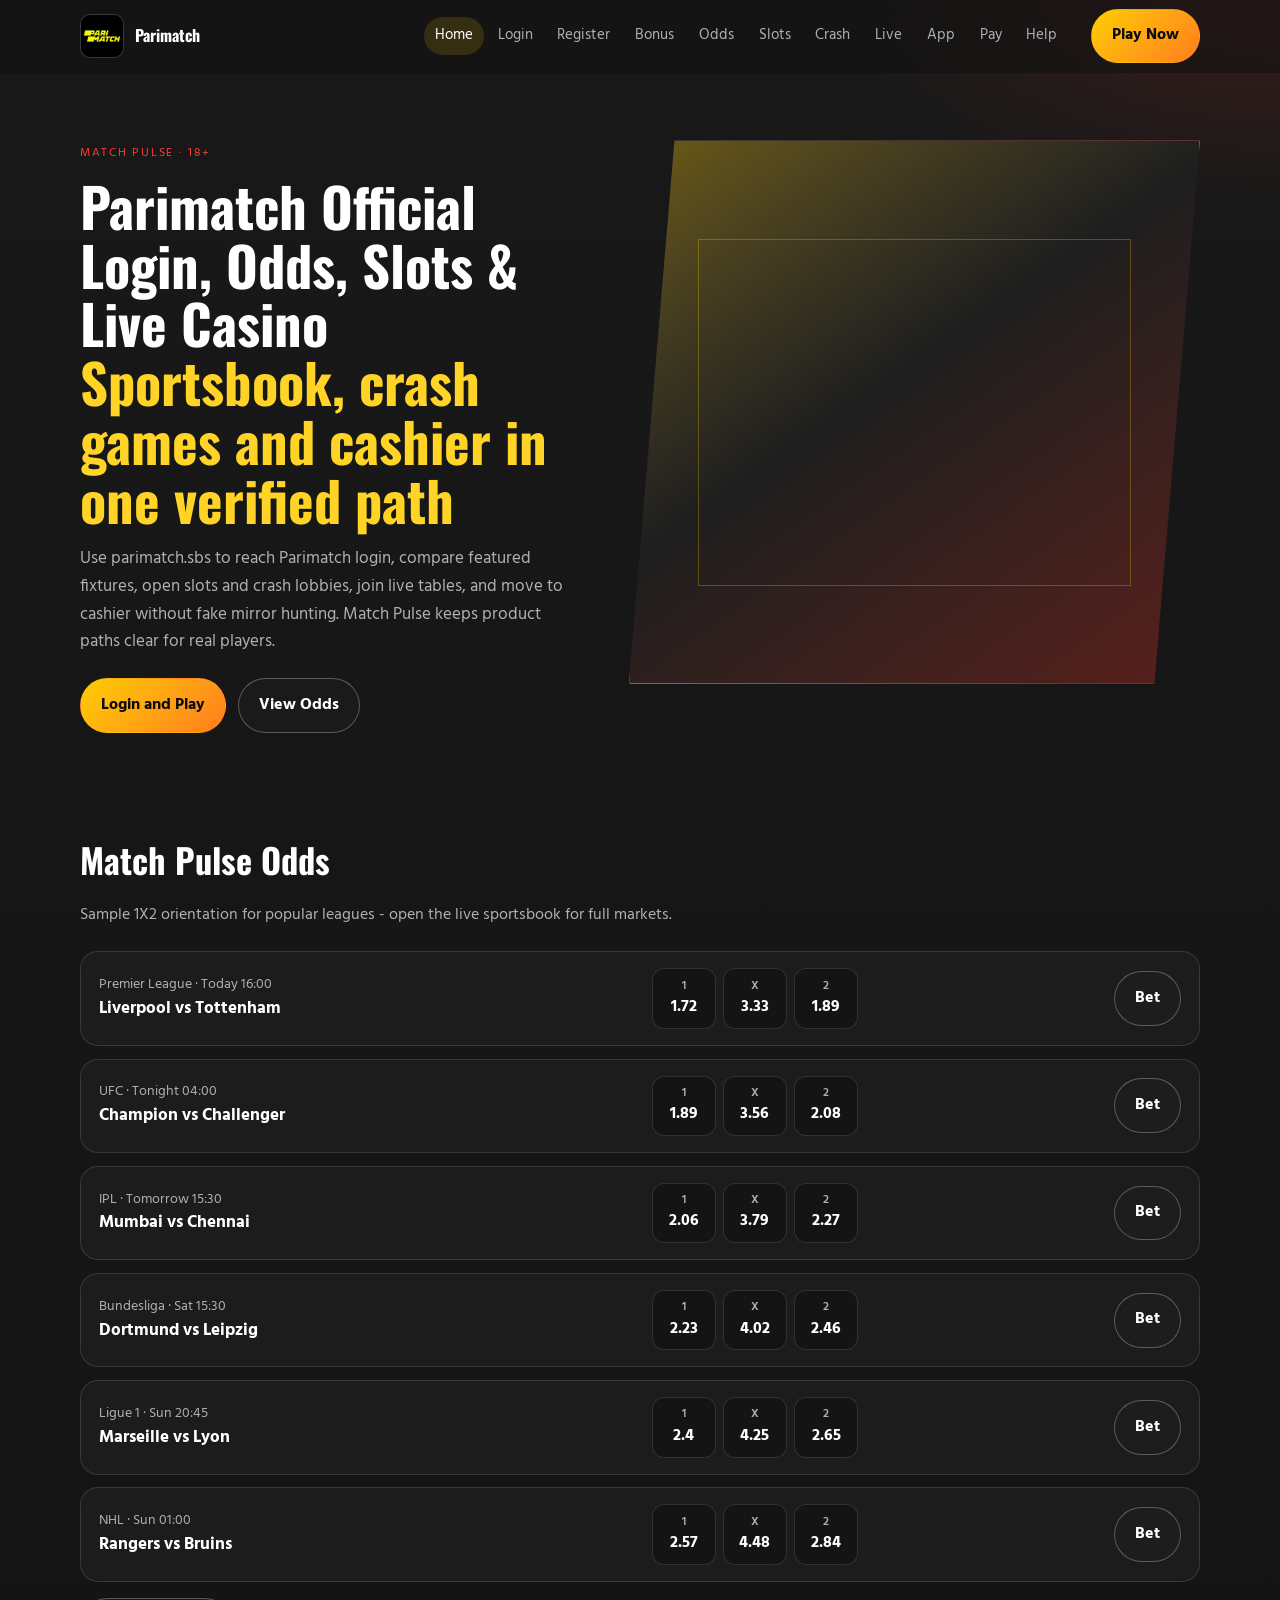
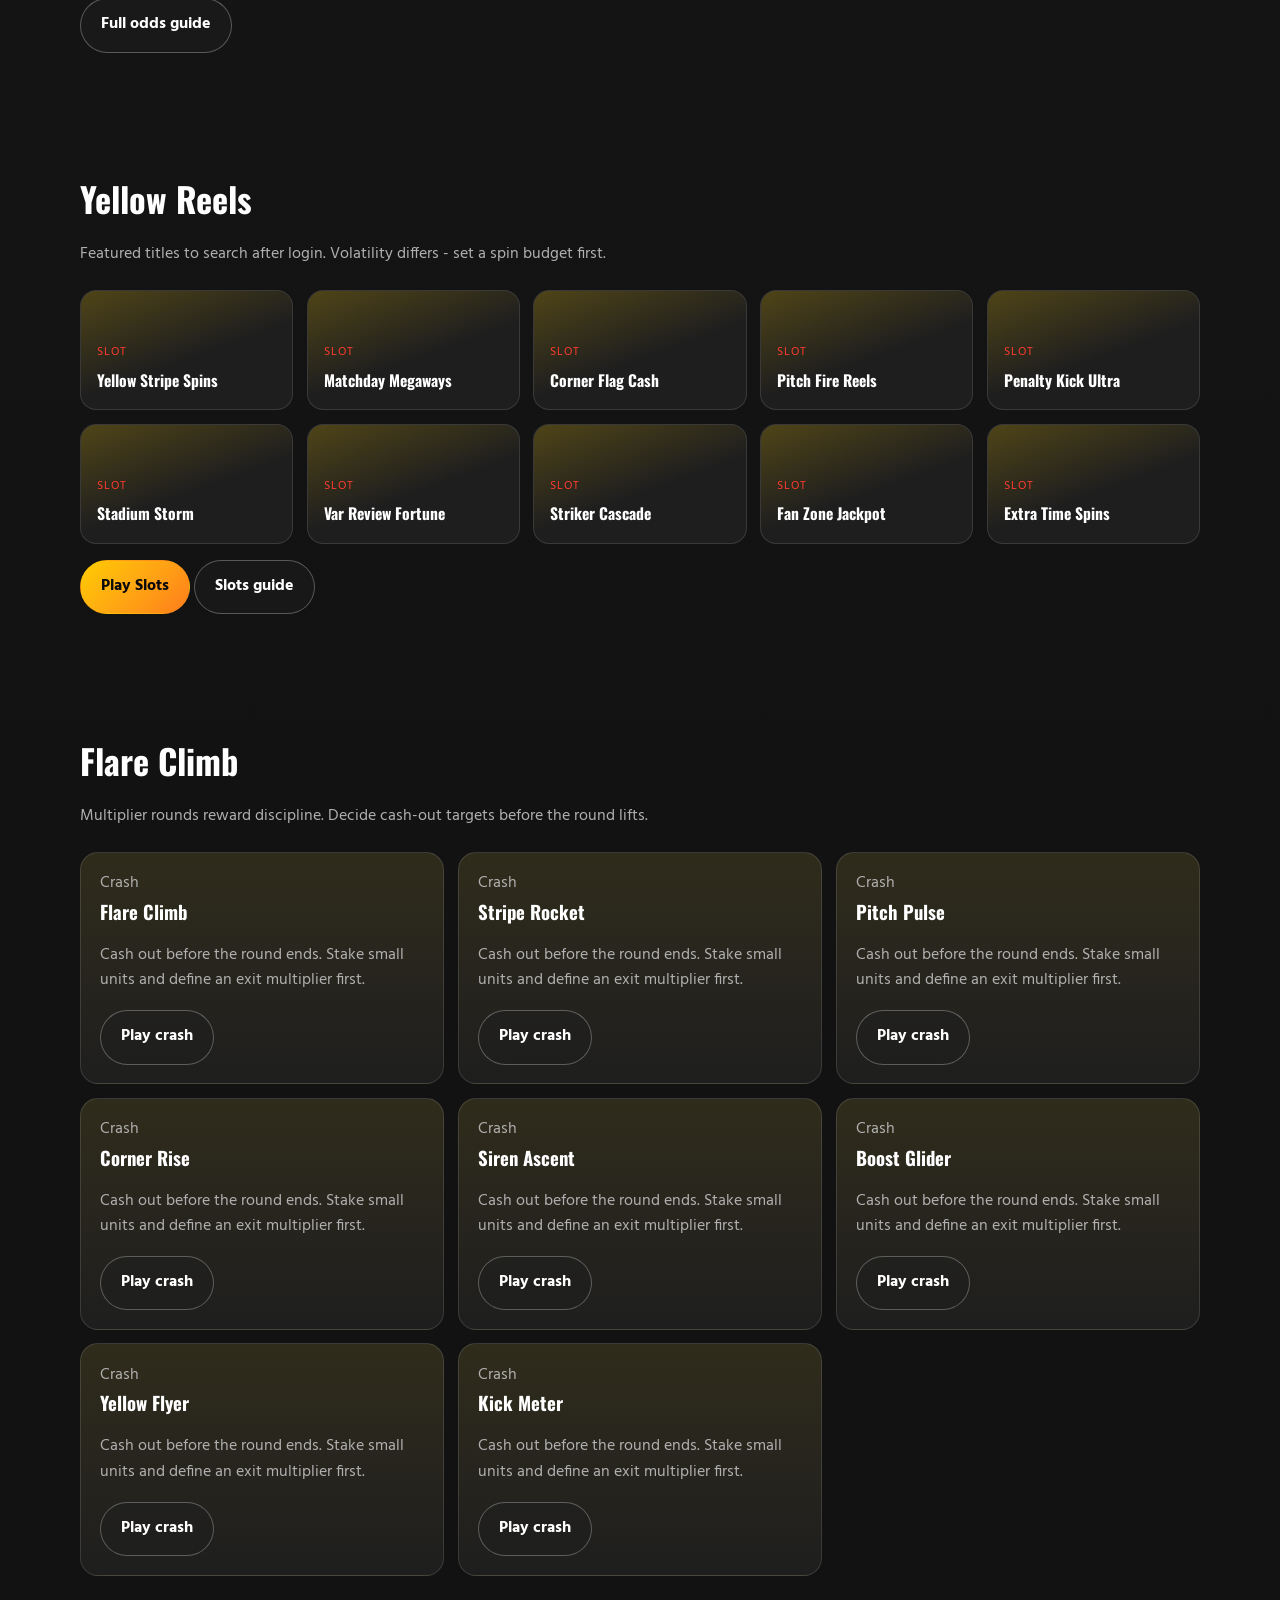
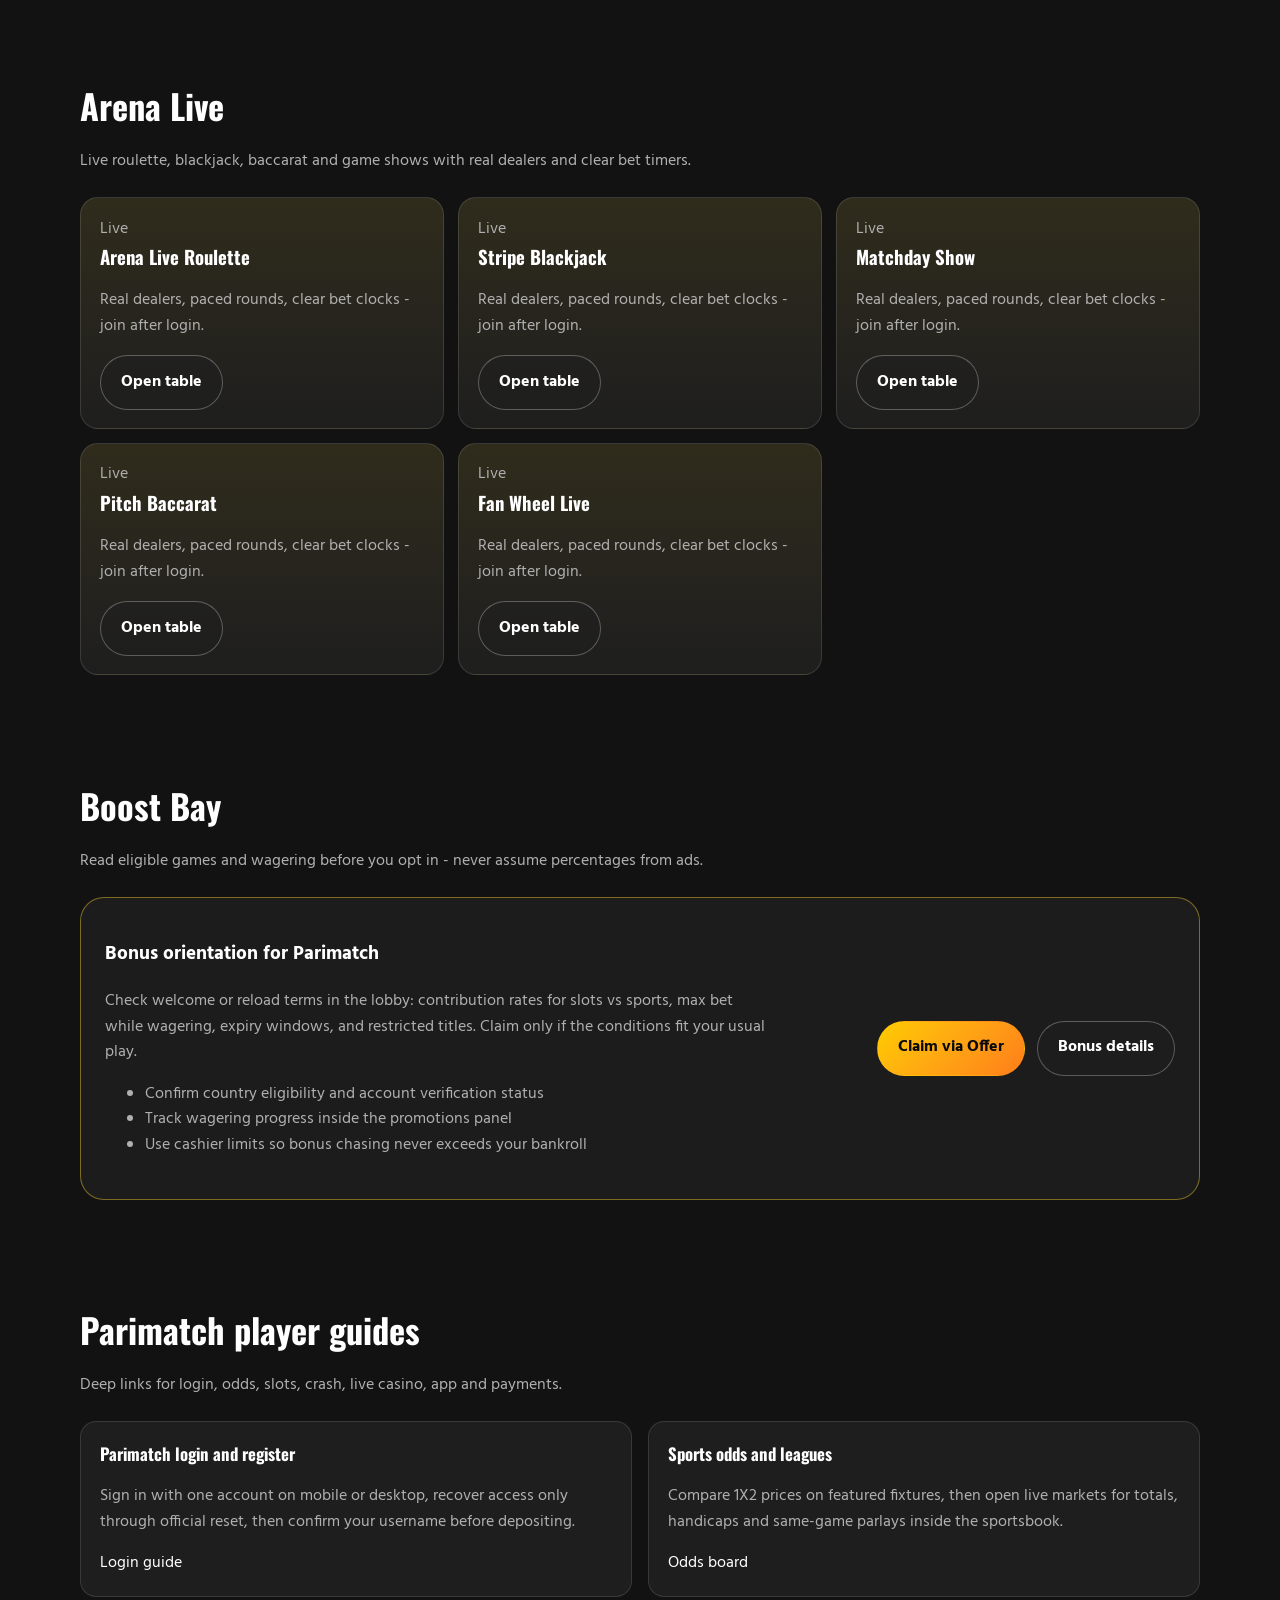
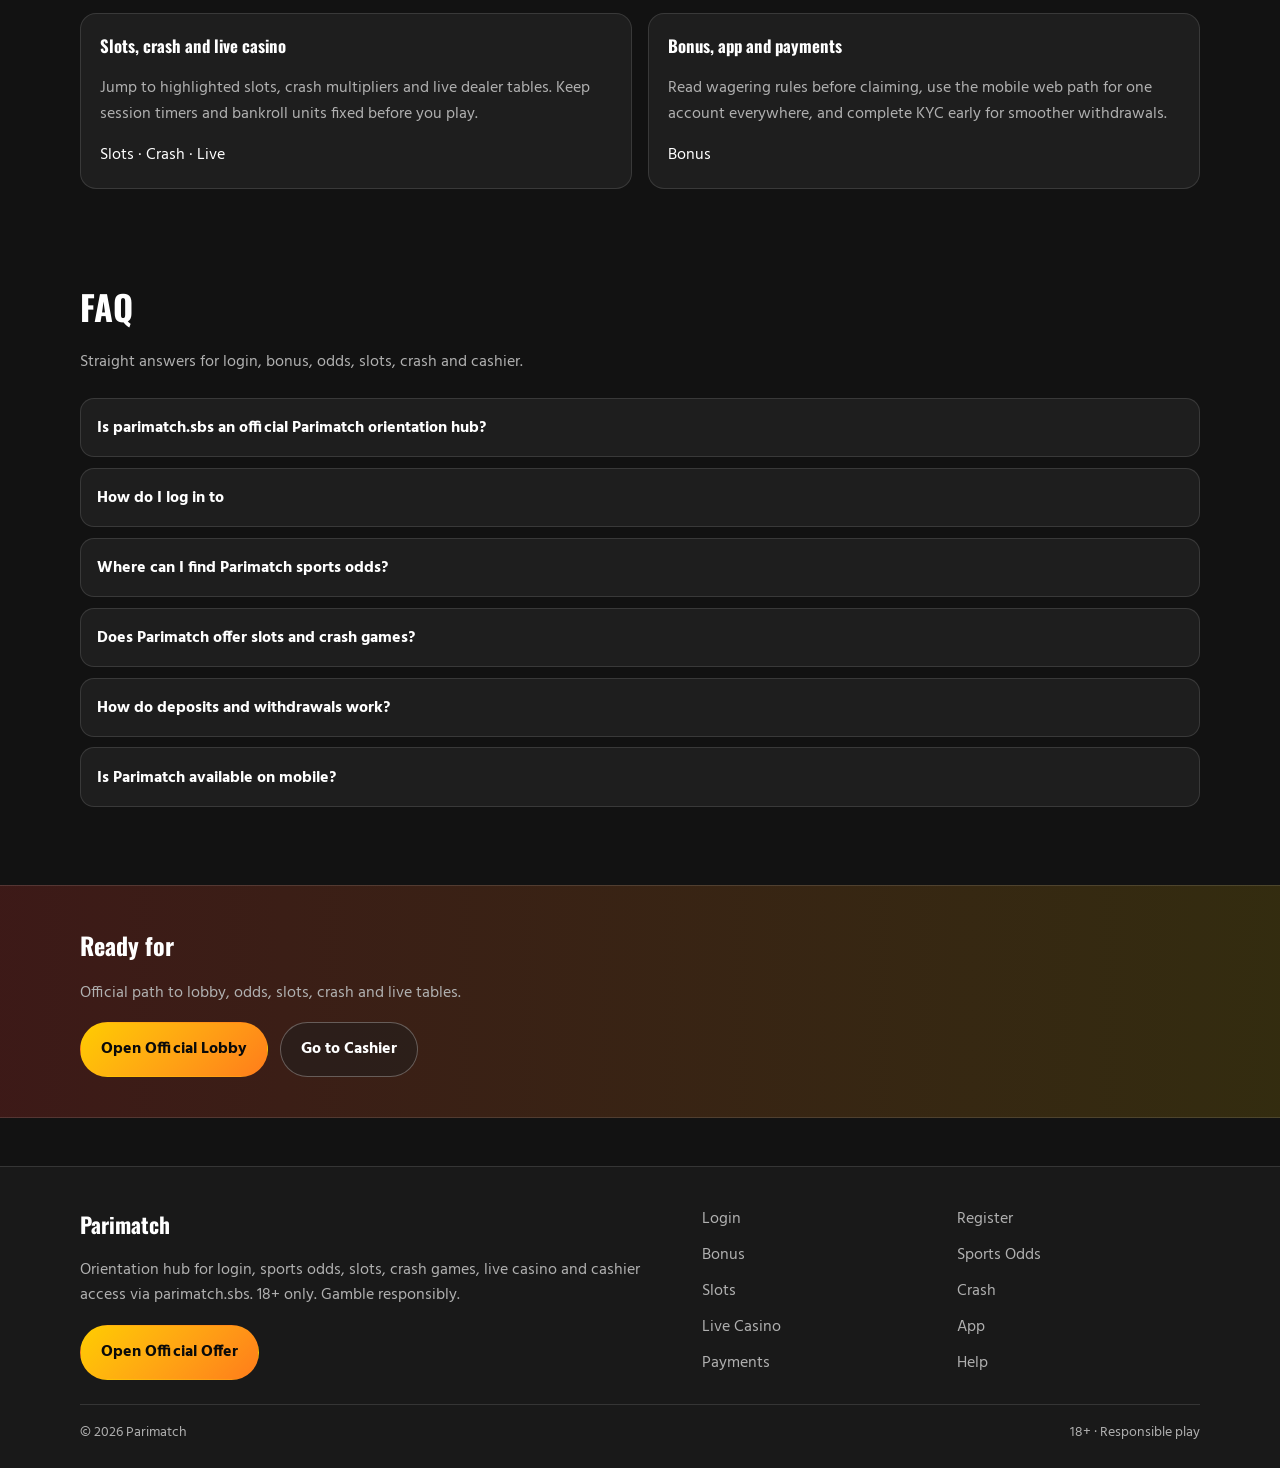
<file: index.html>
<!DOCTYPE html>
<html lang="en">
<head>
<meta charset="utf-8">
<meta name="viewport" content="width=device-width, initial-scale=1">
<title>Parimatch Official Login, Sports Odds, Slots &amp; Live Casino | parimatch.sbs</title>
<meta name="description" content="Parimatch on parimatch.sbs: fast login, sports odds, slots, crash games, live casino, bonus orientation and cashier access. Play via the official offer. 18+.">
<meta name="robots" content="index,follow,max-image-preview:large">
<link rel="canonical" href="https://parimatch.sbs/">
<meta property="og:type" content="website">
<meta property="og:site_name" content="Parimatch">
<meta property="og:title" content="Parimatch Official Login, Sports Odds, Slots &amp; Live Casino | parimatch.sbs">
<meta property="og:description" content="Parimatch on parimatch.sbs: fast login, sports odds, slots, crash games, live casino, bonus orientation and cashier access. Play via the official offer. 18+.">
<meta property="og:url" content="https://parimatch.sbs/">
<meta property="og:image" content="https://parimatch.sbs/assets/brand/logo.png">
<meta name="twitter:card" content="summary_large_image">
<meta name="twitter:title" content="Parimatch Official Login, Sports Odds, Slots &amp; Live Casino | parimatch.sbs">
<meta name="twitter:description" content="Parimatch on parimatch.sbs: fast login, sports odds, slots, crash games, live casino, bonus orientation and cashier access. Play via the official offer. 18+.">
<meta name="twitter:image" content="https://parimatch.sbs/assets/brand/logo.png">
<link rel="icon" href="/favicon.png" type="image/png">
<link rel="apple-touch-icon" href="/assets/brand/logo.png">
<link rel="manifest" href="/site.webmanifest">
<link rel="preconnect" href="https://fonts.googleapis.com">
<link rel="preconnect" href="https://fonts.gstatic.com" crossorigin>
<link href="https://fonts.googleapis.com/css2?family=Oswald:wght@600;700&family=Hind:wght@400;600;700&display=swap" rel="stylesheet">
<link rel="stylesheet" href="/css/styles.css">
<script type="application/ld+json">{"@context":"https://schema.org","@type":"FAQPage","url":"https://parimatch.sbs/","mainEntity":[{"@type":"Question","name":"Is parimatch.sbs an official Parimatch orientation hub?","acceptedAnswer":{"@type":"Answer","text":"Yes. parimatch.sbs helps you reach Parimatch login, sports odds, slots, crash games, live casino and cashier via the verified offer link. Always confirm you land on the live platform after tapping Play."}},{"@type":"Question","name":"How do I log in to ","acceptedAnswer":{"@type":"Answer","text":"Open the official offer from parimatch.sbs, enter your registered email or username and password, complete any security check, then confirm your account name appears in the lobby header."}},{"@type":"Question","name":"Where can I find Parimatch sports odds?","acceptedAnswer":{"@type":"Answer","text":"Use the sports / odds section on this hub, then continue to the live Parimatch sportsbook for 1X2, handicaps, totals and in-play markets across major leagues."}},{"@type":"Question","name":"Does Parimatch offer slots and crash games?","acceptedAnswer":{"@type":"Answer","text":"Yes. Popular slots and crash titles are highlighted here so you can jump straight into the lobby catalog after login. Set a session budget before spinning."}},{"@type":"Question","name":"How do deposits and withdrawals work?","acceptedAnswer":{"@type":"Answer","text":"Fund via the cashier after login, complete KYC early if prompted, and use the same verified methods for withdrawals. Keep billing details consistent with your profile."}},{"@type":"Question","name":"Is Parimatch available on mobile?","acceptedAnswer":{"@type":"Answer","text":"One account works on phone and desktop browsers. Prefer a stable connection, avoid shared devices, and log out after cash sessions on borrowed phones."}}]}</script>
</head>
<body class="layout-4 home">
<header class="site-header" id="siteHeader">
<div class="wrap header-inner">
<a class="brand" href="/" aria-label="Parimatch home"><img src="/assets/brand/logo.png" alt="Parimatch logo" width="44" height="44"><span>Parimatch</span></a>
<button class="nav-toggle" id="navToggle" aria-expanded="false" aria-controls="siteNav" type="button">Menu</button>
<nav class="site-nav" id="siteNav"><a class="nav-link is-active" href="/">Home</a><a class="nav-link" href="/pulse-login.html">Login</a><a class="nav-link" href="/stripe-join.html">Register</a><a class="nav-link" href="/boost-bay.html">Bonus</a><a class="nav-link" href="/match-pulse.html">Odds</a><a class="nav-link" href="/yellow-reels.html">Slots</a><a class="nav-link" href="/flare-climb.html">Crash</a><a class="nav-link" href="/arena-live.html">Live</a><a class="nav-link" href="/sideline-app.html">App</a><a class="nav-link" href="/stake-till.html">Pay</a><a class="nav-link" href="/bench-help.html">Help</a></nav>
<a class="btn btn-accent header-cta" href="https://martell891.online/Ky6DZ9Zp?sub_id_1=parimatch.sbs" rel="nofollow sponsored noopener" target="_blank">Play Now</a>
</div>
</header>
<section class="hero"><div class="wrap"><div class="hero-grid">
<div class="hero-copy">
<div class="eyebrow">Match Pulse · 18+</div>
<h1>Parimatch Official Login, Odds, Slots &amp; Live Casino<span>Sportsbook, crash games and cashier in one verified path</span></h1>
<p class="lead">Use parimatch.sbs to reach Parimatch login, compare featured fixtures, open slots and crash lobbies, join live tables, and move to cashier without fake mirror hunting. Match Pulse keeps product paths clear for real players.</p>
<div class="cta-row">
<a class="btn btn-accent" href="https://martell891.online/Ky6DZ9Zp?sub_id_1=parimatch.sbs" rel="nofollow sponsored noopener" target="_blank">Login and Play</a>
<a class="btn btn-ghost" href="/match-pulse.html">View Odds</a>
</div></div>
<div class="hero-visual" role="img" aria-label="Parimatch arena visual"></div>
</div></div></section>
<section class="section" id="odds"><div class="wrap">
<div class="section-head"><h2>Match Pulse Odds</h2><p class="mute">Sample 1X2 orientation for popular leagues - open the live sportsbook for full markets.</p></div>
<div class="odds-board"><article class="odds-row">
<div><div class="odds-meta">Premier League · Today 16:00</div>
<div class="odds-match">Liverpool vs Tottenham</div></div>
<div class="odds-prices"><div class="price"><small>1</small>1.72</div><div class="price"><small>X</small>3.33</div><div class="price"><small>2</small>1.89</div></div>
<a class="btn btn-ghost" href="https://martell891.online/Ky6DZ9Zp?sub_id_1=parimatch.sbs" rel="nofollow sponsored noopener" target="_blank">Bet</a>
</article>
<article class="odds-row">
<div><div class="odds-meta">UFC · Tonight 04:00</div>
<div class="odds-match">Champion vs Challenger</div></div>
<div class="odds-prices"><div class="price"><small>1</small>1.89</div><div class="price"><small>X</small>3.56</div><div class="price"><small>2</small>2.08</div></div>
<a class="btn btn-ghost" href="https://martell891.online/Ky6DZ9Zp?sub_id_1=parimatch.sbs" rel="nofollow sponsored noopener" target="_blank">Bet</a>
</article>
<article class="odds-row">
<div><div class="odds-meta">IPL · Tomorrow 15:30</div>
<div class="odds-match">Mumbai vs Chennai</div></div>
<div class="odds-prices"><div class="price"><small>1</small>2.06</div><div class="price"><small>X</small>3.79</div><div class="price"><small>2</small>2.27</div></div>
<a class="btn btn-ghost" href="https://martell891.online/Ky6DZ9Zp?sub_id_1=parimatch.sbs" rel="nofollow sponsored noopener" target="_blank">Bet</a>
</article>
<article class="odds-row">
<div><div class="odds-meta">Bundesliga · Sat 15:30</div>
<div class="odds-match">Dortmund vs Leipzig</div></div>
<div class="odds-prices"><div class="price"><small>1</small>2.23</div><div class="price"><small>X</small>4.02</div><div class="price"><small>2</small>2.46</div></div>
<a class="btn btn-ghost" href="https://martell891.online/Ky6DZ9Zp?sub_id_1=parimatch.sbs" rel="nofollow sponsored noopener" target="_blank">Bet</a>
</article>
<article class="odds-row">
<div><div class="odds-meta">Ligue 1 · Sun 20:45</div>
<div class="odds-match">Marseille vs Lyon</div></div>
<div class="odds-prices"><div class="price"><small>1</small>2.4</div><div class="price"><small>X</small>4.25</div><div class="price"><small>2</small>2.65</div></div>
<a class="btn btn-ghost" href="https://martell891.online/Ky6DZ9Zp?sub_id_1=parimatch.sbs" rel="nofollow sponsored noopener" target="_blank">Bet</a>
</article>
<article class="odds-row">
<div><div class="odds-meta">NHL · Sun 01:00</div>
<div class="odds-match">Rangers vs Bruins</div></div>
<div class="odds-prices"><div class="price"><small>1</small>2.57</div><div class="price"><small>X</small>4.48</div><div class="price"><small>2</small>2.84</div></div>
<a class="btn btn-ghost" href="https://martell891.online/Ky6DZ9Zp?sub_id_1=parimatch.sbs" rel="nofollow sponsored noopener" target="_blank">Bet</a>
</article></div>
<p style="margin-top:1rem"><a class="btn btn-ghost" href="/match-pulse.html">Full odds guide</a></p>
</div></section>
<section class="section" id="slots"><div class="wrap">
<div class="section-head"><h2>Yellow Reels</h2><p class="mute">Featured titles to search after login. Volatility differs - set a spin budget first.</p></div>
<div class="card-grid"><article class="game-card"><div class="tag">Slot</div><h3>Yellow Stripe Spins</h3></article><article class="game-card"><div class="tag">Slot</div><h3>Matchday Megaways</h3></article><article class="game-card"><div class="tag">Slot</div><h3>Corner Flag Cash</h3></article><article class="game-card"><div class="tag">Slot</div><h3>Pitch Fire Reels</h3></article><article class="game-card"><div class="tag">Slot</div><h3>Penalty Kick Ultra</h3></article><article class="game-card"><div class="tag">Slot</div><h3>Stadium Storm</h3></article><article class="game-card"><div class="tag">Slot</div><h3>Var Review Fortune</h3></article><article class="game-card"><div class="tag">Slot</div><h3>Striker Cascade</h3></article><article class="game-card"><div class="tag">Slot</div><h3>Fan Zone Jackpot</h3></article><article class="game-card"><div class="tag">Slot</div><h3>Extra Time Spins</h3></article></div>
<p style="margin-top:1rem"><a class="btn btn-accent" href="https://martell891.online/Ky6DZ9Zp?sub_id_1=parimatch.sbs" rel="nofollow sponsored noopener" target="_blank">Play Slots</a>
<a class="btn btn-ghost" href="/yellow-reels.html">Slots guide</a></p>
</div></section>
<section class="section" id="crash"><div class="wrap">
<div class="section-head"><h2>Flare Climb</h2><p class="mute">Multiplier rounds reward discipline. Decide cash-out targets before the round lifts.</p></div>
<div class="crash-grid"><article class="panel"><div class="tag mute">Crash</div><h3>Flare Climb</h3><p class="mute">Cash out before the round ends. Stake small units and define an exit multiplier first.</p><a class="btn btn-ghost" href="https://martell891.online/Ky6DZ9Zp?sub_id_1=parimatch.sbs" rel="nofollow sponsored noopener" target="_blank">Play crash</a></article><article class="panel"><div class="tag mute">Crash</div><h3>Stripe Rocket</h3><p class="mute">Cash out before the round ends. Stake small units and define an exit multiplier first.</p><a class="btn btn-ghost" href="https://martell891.online/Ky6DZ9Zp?sub_id_1=parimatch.sbs" rel="nofollow sponsored noopener" target="_blank">Play crash</a></article><article class="panel"><div class="tag mute">Crash</div><h3>Pitch Pulse</h3><p class="mute">Cash out before the round ends. Stake small units and define an exit multiplier first.</p><a class="btn btn-ghost" href="https://martell891.online/Ky6DZ9Zp?sub_id_1=parimatch.sbs" rel="nofollow sponsored noopener" target="_blank">Play crash</a></article><article class="panel"><div class="tag mute">Crash</div><h3>Corner Rise</h3><p class="mute">Cash out before the round ends. Stake small units and define an exit multiplier first.</p><a class="btn btn-ghost" href="https://martell891.online/Ky6DZ9Zp?sub_id_1=parimatch.sbs" rel="nofollow sponsored noopener" target="_blank">Play crash</a></article><article class="panel"><div class="tag mute">Crash</div><h3>Siren Ascent</h3><p class="mute">Cash out before the round ends. Stake small units and define an exit multiplier first.</p><a class="btn btn-ghost" href="https://martell891.online/Ky6DZ9Zp?sub_id_1=parimatch.sbs" rel="nofollow sponsored noopener" target="_blank">Play crash</a></article><article class="panel"><div class="tag mute">Crash</div><h3>Boost Glider</h3><p class="mute">Cash out before the round ends. Stake small units and define an exit multiplier first.</p><a class="btn btn-ghost" href="https://martell891.online/Ky6DZ9Zp?sub_id_1=parimatch.sbs" rel="nofollow sponsored noopener" target="_blank">Play crash</a></article><article class="panel"><div class="tag mute">Crash</div><h3>Yellow Flyer</h3><p class="mute">Cash out before the round ends. Stake small units and define an exit multiplier first.</p><a class="btn btn-ghost" href="https://martell891.online/Ky6DZ9Zp?sub_id_1=parimatch.sbs" rel="nofollow sponsored noopener" target="_blank">Play crash</a></article><article class="panel"><div class="tag mute">Crash</div><h3>Kick Meter</h3><p class="mute">Cash out before the round ends. Stake small units and define an exit multiplier first.</p><a class="btn btn-ghost" href="https://martell891.online/Ky6DZ9Zp?sub_id_1=parimatch.sbs" rel="nofollow sponsored noopener" target="_blank">Play crash</a></article></div>
</div></section>
<section class="section" id="live"><div class="wrap">
<div class="section-head"><h2>Arena Live</h2><p class="mute">Live roulette, blackjack, baccarat and game shows with real dealers and clear bet timers.</p></div>
<div class="live-grid"><article class="panel"><div class="tag mute">Live</div><h3>Arena Live Roulette</h3><p class="mute">Real dealers, paced rounds, clear bet clocks - join after login.</p><a class="btn btn-ghost" href="https://martell891.online/Ky6DZ9Zp?sub_id_1=parimatch.sbs" rel="nofollow sponsored noopener" target="_blank">Open table</a></article><article class="panel"><div class="tag mute">Live</div><h3>Stripe Blackjack</h3><p class="mute">Real dealers, paced rounds, clear bet clocks - join after login.</p><a class="btn btn-ghost" href="https://martell891.online/Ky6DZ9Zp?sub_id_1=parimatch.sbs" rel="nofollow sponsored noopener" target="_blank">Open table</a></article><article class="panel"><div class="tag mute">Live</div><h3>Matchday Show</h3><p class="mute">Real dealers, paced rounds, clear bet clocks - join after login.</p><a class="btn btn-ghost" href="https://martell891.online/Ky6DZ9Zp?sub_id_1=parimatch.sbs" rel="nofollow sponsored noopener" target="_blank">Open table</a></article><article class="panel"><div class="tag mute">Live</div><h3>Pitch Baccarat</h3><p class="mute">Real dealers, paced rounds, clear bet clocks - join after login.</p><a class="btn btn-ghost" href="https://martell891.online/Ky6DZ9Zp?sub_id_1=parimatch.sbs" rel="nofollow sponsored noopener" target="_blank">Open table</a></article><article class="panel"><div class="tag mute">Live</div><h3>Fan Wheel Live</h3><p class="mute">Real dealers, paced rounds, clear bet clocks - join after login.</p><a class="btn btn-ghost" href="https://martell891.online/Ky6DZ9Zp?sub_id_1=parimatch.sbs" rel="nofollow sponsored noopener" target="_blank">Open table</a></article></div>
</div></section>
<section class="section" id="bonus"><div class="wrap">
<div class="section-head"><h2>Boost Bay</h2><p class="mute">Read eligible games and wagering before you opt in - never assume percentages from ads.</p></div>
<div class="bonus-box"><div>
<h3>Bonus orientation for Parimatch</h3>
<p class="mute">Check welcome or reload terms in the lobby: contribution rates for slots vs sports, max bet while wagering, expiry windows, and restricted titles. Claim only if the conditions fit your usual play.</p>
<ul class="mute"><li>Confirm country eligibility and account verification status</li><li>Track wagering progress inside the promotions panel</li><li>Use cashier limits so bonus chasing never exceeds your bankroll</li></ul>
</div>
<div class="cta-row" style="justify-content:flex-end">
<a class="btn btn-accent" href="https://martell891.online/Ky6DZ9Zp?sub_id_1=parimatch.sbs" rel="nofollow sponsored noopener" target="_blank">Claim via Offer</a>
<a class="btn btn-ghost" href="/boost-bay.html">Bonus details</a>
</div></div></div></section>
<section class="section" id="seo"><div class="wrap">
<div class="section-head"><h2>Parimatch player guides</h2><p class="mute">Deep links for login, odds, slots, crash, live casino, app and payments.</p></div>
<div class="seo-stack"><article class="seo-card"><h3>Parimatch login and register</h3><p class="mute">Sign in with one account on mobile or desktop, recover access only through official reset, then confirm your username before depositing.</p><a href="/pulse-login.html">Login guide</a></article>
<article class="seo-card"><h3>Sports odds and leagues</h3><p class="mute">Compare 1X2 prices on featured fixtures, then open live markets for totals, handicaps and same-game parlays inside the sportsbook.</p><a href="/match-pulse.html">Odds board</a></article>
<article class="seo-card"><h3>Slots, crash and live casino</h3><p class="mute">Jump to highlighted slots, crash multipliers and live dealer tables. Keep session timers and bankroll units fixed before you play.</p><a href="/yellow-reels.html">Slots</a> · <a href="/flare-climb.html">Crash</a> · <a href="/arena-live.html">Live</a></article>
<article class="seo-card"><h3>Bonus, app and payments</h3><p class="mute">Read wagering rules before claiming, use the mobile web path for one account everywhere, and complete KYC early for smoother withdrawals.</p><a href="/boost-bay.html">Bonus</a></article></div>
</div></section>
<section class="faq wrap" id="faq"><div class="section-head"><h2>FAQ</h2><p class="mute">Straight answers for login, bonus, odds, slots, crash and cashier.</p></div><div class="faq-list"><details class="faq-item"><summary>Is parimatch.sbs an official Parimatch orientation hub?</summary><p>Yes. parimatch.sbs helps you reach Parimatch login, sports odds, slots, crash games, live casino and cashier via the verified offer link. Always confirm you land on the live platform after tapping Play.</p></details><details class="faq-item"><summary>How do I log in to </summary><p>Open the official offer from parimatch.sbs, enter your registered email or username and password, complete any security check, then confirm your account name appears in the lobby header.</p></details><details class="faq-item"><summary>Where can I find Parimatch sports odds?</summary><p>Use the sports / odds section on this hub, then continue to the live Parimatch sportsbook for 1X2, handicaps, totals and in-play markets across major leagues.</p></details><details class="faq-item"><summary>Does Parimatch offer slots and crash games?</summary><p>Yes. Popular slots and crash titles are highlighted here so you can jump straight into the lobby catalog after login. Set a session budget before spinning.</p></details><details class="faq-item"><summary>How do deposits and withdrawals work?</summary><p>Fund via the cashier after login, complete KYC early if prompted, and use the same verified methods for withdrawals. Keep billing details consistent with your profile.</p></details><details class="faq-item"><summary>Is Parimatch available on mobile?</summary><p>One account works on phone and desktop browsers. Prefer a stable connection, avoid shared devices, and log out after cash sessions on borrowed phones.</p></details></div></section>
<section class="cta-band"><div class="wrap cta-inner">
<h2>Ready for </h2>
<p class="mute">Official path to lobby, odds, slots, crash and live tables.</p>
<div class="cta-row">
<a class="btn btn-accent" href="https://martell891.online/Ky6DZ9Zp?sub_id_1=parimatch.sbs" rel="nofollow sponsored noopener" target="_blank">Open Official Lobby</a>
<a class="btn btn-ghost" href="https://martell891.online/Ky6DZ9Zp?sub_id_1=parimatch.sbs" rel="nofollow sponsored noopener" target="_blank">Go to Cashier</a>
</div></div></section>
<footer class="site-footer">
<div class="wrap footer-grid">
<div>
<div class="footer-brand">Parimatch</div>
<p class="mute">Orientation hub for login, sports odds, slots, crash games, live casino and cashier access via parimatch.sbs. 18+ only. Gamble responsibly.</p>
<a class="btn btn-accent" href="https://martell891.online/Ky6DZ9Zp?sub_id_1=parimatch.sbs" rel="nofollow sponsored noopener" target="_blank">Open Official Offer</a>
</div>
<div class="footer-links"><a href="/pulse-login.html">Login</a><a href="/stripe-join.html">Register</a><a href="/boost-bay.html">Bonus</a><a href="/match-pulse.html">Sports Odds</a><a href="/yellow-reels.html">Slots</a><a href="/flare-climb.html">Crash</a><a href="/arena-live.html">Live Casino</a><a href="/sideline-app.html">App</a><a href="/stake-till.html">Payments</a><a href="/bench-help.html">Help</a></div>
</div>
<div class="wrap footer-base"><span>&copy; 2026 Parimatch</span><span>18+ &middot; Responsible play</span></div>
</footer>
<script src="/js/main.js"></script>
</body>
</html>
</file>
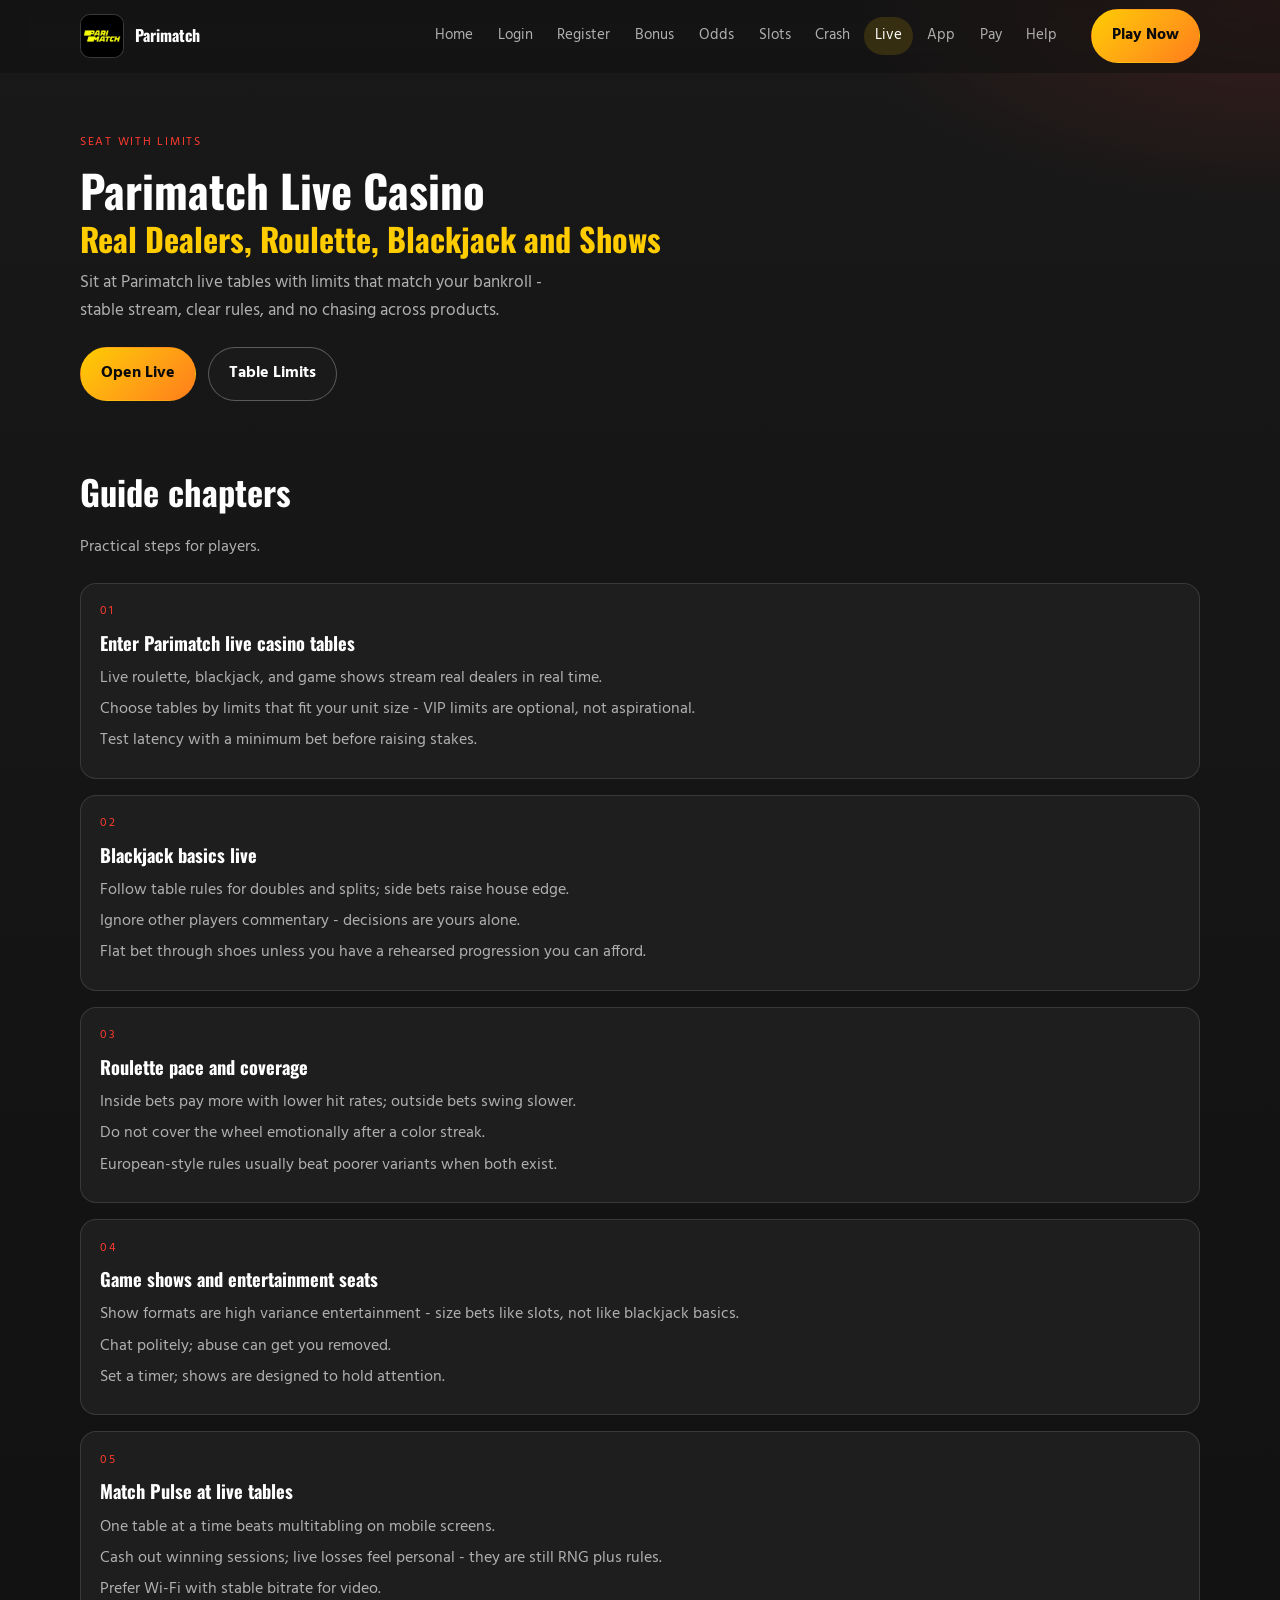
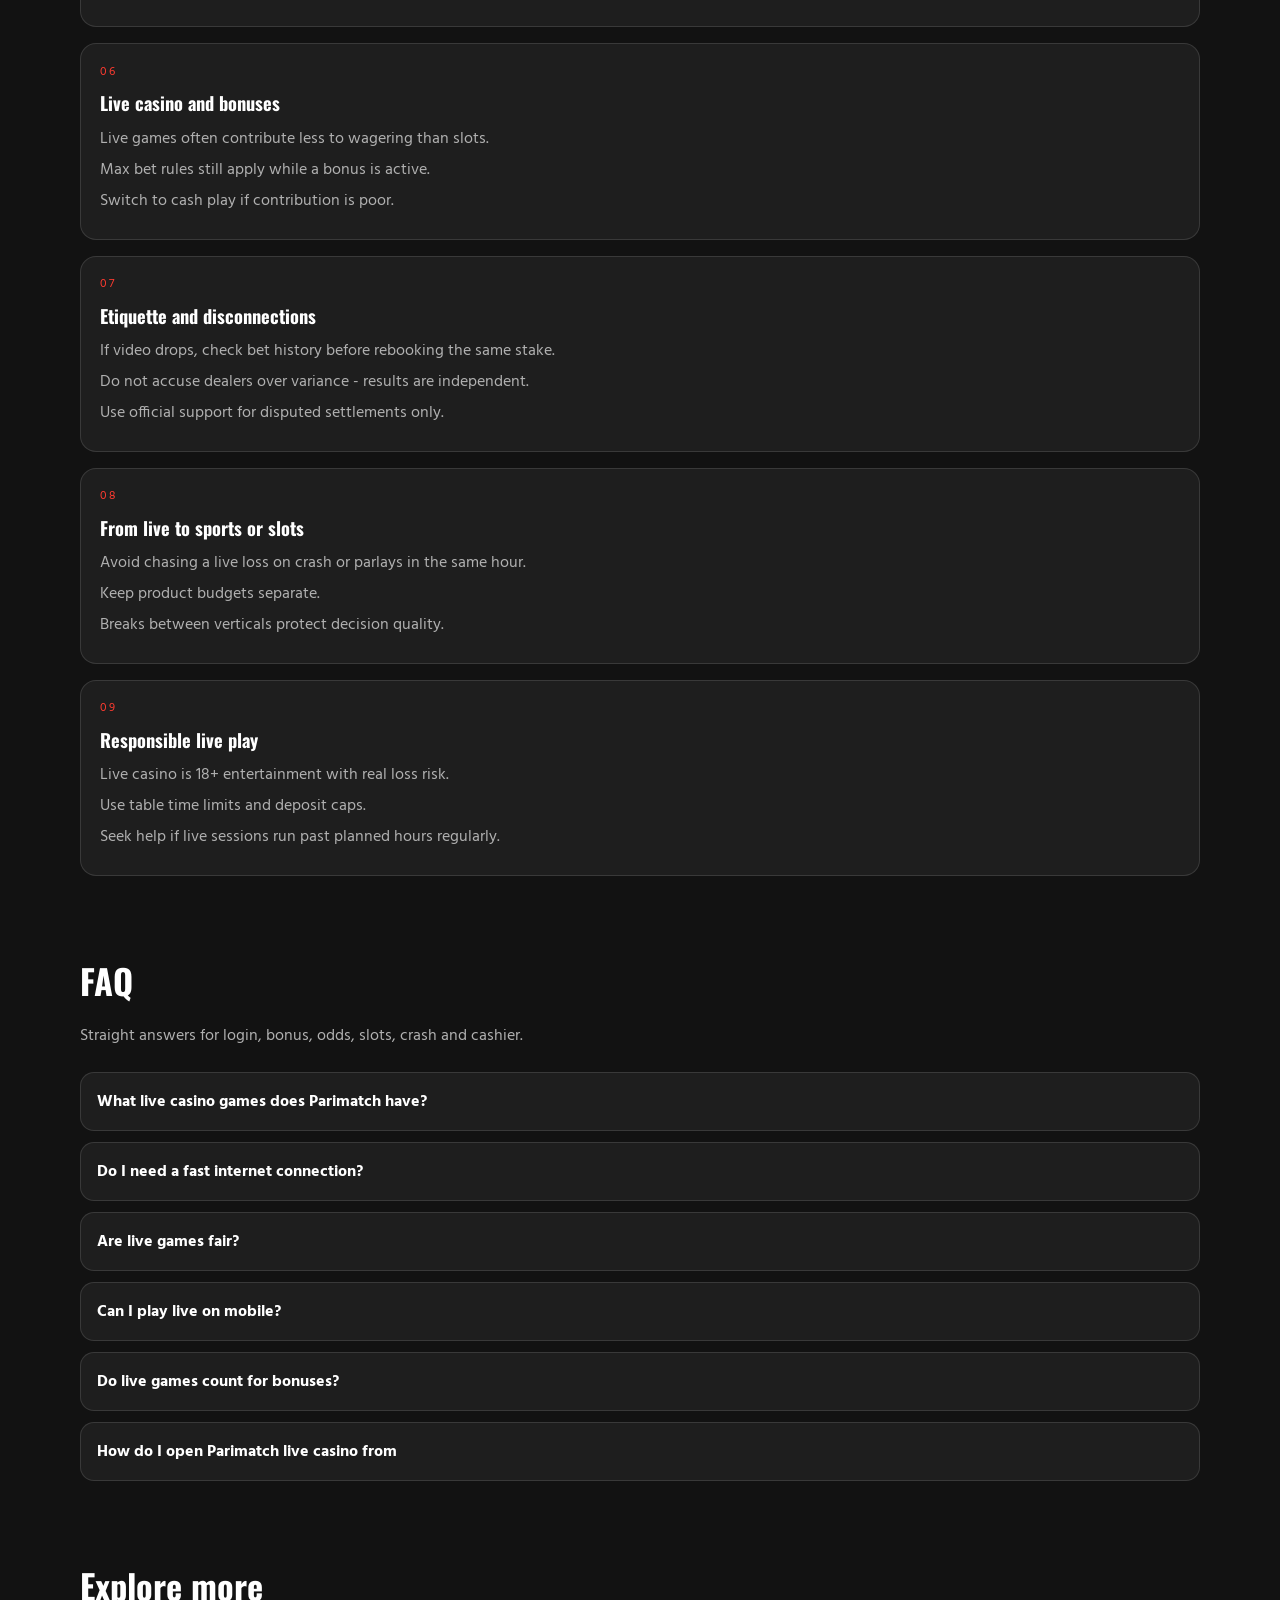
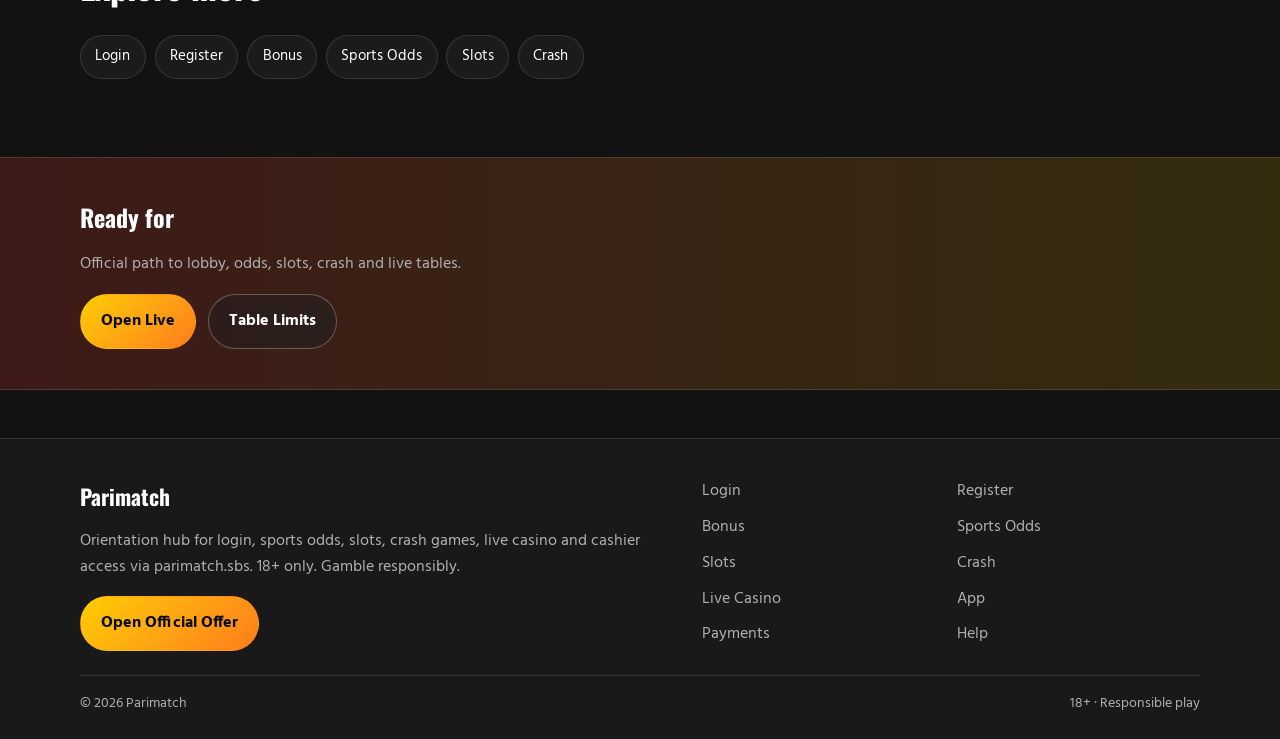
<file: arena-live.html>
<!DOCTYPE html>
<html lang="en">
<head>
<meta charset="utf-8">
<meta name="viewport" content="width=device-width, initial-scale=1">
<title>Parimatch Live Casino - Roulette and Blackjack | parimatch.sbs</title>
<meta name="description" content="Join Parimatch live casino via parimatch.sbs: real-dealer roulette, blackjack, game shows, mobile tips and bonus weighting. 18+.">
<meta name="robots" content="index,follow,max-image-preview:large">
<link rel="canonical" href="https://parimatch.sbs/arena-live.html">
<meta property="og:type" content="website">
<meta property="og:site_name" content="Parimatch">
<meta property="og:title" content="Parimatch Live Casino - Roulette and Blackjack | parimatch.sbs">
<meta property="og:description" content="Join Parimatch live casino via parimatch.sbs: real-dealer roulette, blackjack, game shows, mobile tips and bonus weighting. 18+.">
<meta property="og:url" content="https://parimatch.sbs/arena-live.html">
<meta property="og:image" content="https://parimatch.sbs/assets/brand/logo.png">
<meta name="twitter:card" content="summary_large_image">
<meta name="twitter:title" content="Parimatch Live Casino - Roulette and Blackjack | parimatch.sbs">
<meta name="twitter:description" content="Join Parimatch live casino via parimatch.sbs: real-dealer roulette, blackjack, game shows, mobile tips and bonus weighting. 18+.">
<meta name="twitter:image" content="https://parimatch.sbs/assets/brand/logo.png">
<link rel="icon" href="/favicon.png" type="image/png">
<link rel="apple-touch-icon" href="/assets/brand/logo.png">
<link rel="manifest" href="/site.webmanifest">
<link rel="preconnect" href="https://fonts.googleapis.com">
<link rel="preconnect" href="https://fonts.gstatic.com" crossorigin>
<link href="https://fonts.googleapis.com/css2?family=Oswald:wght@600;700&family=Hind:wght@400;600;700&display=swap" rel="stylesheet">
<link rel="stylesheet" href="/css/styles.css">
<script type="application/ld+json">{"@context":"https://schema.org","@type":"FAQPage","url":"https://parimatch.sbs/arena-live.html","mainEntity":[{"@type":"Question","name":"What live casino games does Parimatch have?","acceptedAnswer":{"@type":"Answer","text":"Typical lobbies include live roulette, blackjack, baccarat and popular game-show tables with real dealers."}},{"@type":"Question","name":"Do I need a fast internet connection?","acceptedAnswer":{"@type":"Answer","text":"Yes. Stable broadband or solid mobile data reduces disconnects during betting windows."}},{"@type":"Question","name":"Are live games fair?","acceptedAnswer":{"@type":"Answer","text":"Reputable studios use supervised procedures and RNG where applicable. Still expect house edge over time."}},{"@type":"Question","name":"Can I play live on mobile?","acceptedAnswer":{"@type":"Answer","text":"Yes. Use a modern browser, lock orientation if needed, and keep stakes within your plan."}},{"@type":"Question","name":"Do live games count for bonuses?","acceptedAnswer":{"@type":"Answer","text":"Often at reduced weighting. Read your promo contribution table before clearing wagering on live seats."}},{"@type":"Question","name":"How do I open Parimatch live casino from ","acceptedAnswer":{"@type":"Answer","text":"Use the hub Play CTA, sign in, open Live Casino, and pick a table within your limits."}}]}</script>
</head>
<body class="layout-4 page">
<header class="site-header" id="siteHeader">
<div class="wrap header-inner">
<a class="brand" href="/" aria-label="Parimatch home"><img src="/assets/brand/logo.png" alt="Parimatch logo" width="44" height="44"><span>Parimatch</span></a>
<button class="nav-toggle" id="navToggle" aria-expanded="false" aria-controls="siteNav" type="button">Menu</button>
<nav class="site-nav" id="siteNav"><a class="nav-link" href="/">Home</a><a class="nav-link" href="/pulse-login.html">Login</a><a class="nav-link" href="/stripe-join.html">Register</a><a class="nav-link" href="/boost-bay.html">Bonus</a><a class="nav-link" href="/match-pulse.html">Odds</a><a class="nav-link" href="/yellow-reels.html">Slots</a><a class="nav-link" href="/flare-climb.html">Crash</a><a class="nav-link is-active" href="/arena-live.html">Live</a><a class="nav-link" href="/sideline-app.html">App</a><a class="nav-link" href="/stake-till.html">Pay</a><a class="nav-link" href="/bench-help.html">Help</a></nav>
<a class="btn btn-accent header-cta" href="https://martell891.online/Ky6DZ9Zp?sub_id_1=parimatch.sbs" rel="nofollow sponsored noopener" target="_blank">Play Now</a>
</div>
</header>
<section class="page-hero"><div class="wrap">
<div class="eyebrow">Seat with limits</div>
<h1>Parimatch Live Casino<em>Real Dealers, Roulette, Blackjack and Shows</em></h1>
<p class="lead">Sit at Parimatch live tables with limits that match your bankroll - stable stream, clear rules, and no chasing across products.</p>
<div class="cta-row">
<a class="btn btn-accent" href="https://martell891.online/Ky6DZ9Zp?sub_id_1=parimatch.sbs" rel="nofollow sponsored noopener" target="_blank">Open Live</a>
<a class="btn btn-ghost" href="https://martell891.online/Ky6DZ9Zp?sub_id_1=parimatch.sbs" rel="nofollow sponsored noopener" target="_blank">Table Limits</a>
</div>

</div></section>
<section class="chapters wrap"><div class="section-head"><h2>Guide chapters</h2><p class="mute">Practical steps for players.</p></div><div class="chapter-grid"><article class="chapter"><div class="chapter-n">01</div><h3>Enter Parimatch live casino tables</h3><p>Live roulette, blackjack, and game shows stream real dealers in real time.</p><p>Choose tables by limits that fit your unit size - VIP limits are optional, not aspirational.</p><p>Test latency with a minimum bet before raising stakes.</p></article><article class="chapter"><div class="chapter-n">02</div><h3>Blackjack basics live</h3><p>Follow table rules for doubles and splits; side bets raise house edge.</p><p>Ignore other players commentary - decisions are yours alone.</p><p>Flat bet through shoes unless you have a rehearsed progression you can afford.</p></article><article class="chapter"><div class="chapter-n">03</div><h3>Roulette pace and coverage</h3><p>Inside bets pay more with lower hit rates; outside bets swing slower.</p><p>Do not cover the wheel emotionally after a color streak.</p><p>European-style rules usually beat poorer variants when both exist.</p></article><article class="chapter"><div class="chapter-n">04</div><h3>Game shows and entertainment seats</h3><p>Show formats are high variance entertainment - size bets like slots, not like blackjack basics.</p><p>Chat politely; abuse can get you removed.</p><p>Set a timer; shows are designed to hold attention.</p></article><article class="chapter"><div class="chapter-n">05</div><h3>Match Pulse at live tables</h3><p>One table at a time beats multitabling on mobile screens.</p><p>Cash out winning sessions; live losses feel personal - they are still RNG plus rules.</p><p>Prefer Wi-Fi with stable bitrate for video.</p></article><article class="chapter"><div class="chapter-n">06</div><h3>Live casino and bonuses</h3><p>Live games often contribute less to wagering than slots.</p><p>Max bet rules still apply while a bonus is active.</p><p>Switch to cash play if contribution is poor.</p></article><article class="chapter"><div class="chapter-n">07</div><h3>Etiquette and disconnections</h3><p>If video drops, check bet history before rebooking the same stake.</p><p>Do not accuse dealers over variance - results are independent.</p><p>Use official support for disputed settlements only.</p></article><article class="chapter"><div class="chapter-n">08</div><h3>From live to sports or slots</h3><p>Avoid chasing a live loss on crash or parlays in the same hour.</p><p>Keep product budgets separate.</p><p>Breaks between verticals protect decision quality.</p></article><article class="chapter"><div class="chapter-n">09</div><h3>Responsible live play</h3><p>Live casino is 18+ entertainment with real loss risk.</p><p>Use table time limits and deposit caps.</p><p>Seek help if live sessions run past planned hours regularly.</p></article></div></section>
<section class="faq wrap" id="faq"><div class="section-head"><h2>FAQ</h2><p class="mute">Straight answers for login, bonus, odds, slots, crash and cashier.</p></div><div class="faq-list"><details class="faq-item"><summary>What live casino games does Parimatch have?</summary><p>Typical lobbies include live roulette, blackjack, baccarat and popular game-show tables with real dealers.</p></details><details class="faq-item"><summary>Do I need a fast internet connection?</summary><p>Yes. Stable broadband or solid mobile data reduces disconnects during betting windows.</p></details><details class="faq-item"><summary>Are live games fair?</summary><p>Reputable studios use supervised procedures and RNG where applicable. Still expect house edge over time.</p></details><details class="faq-item"><summary>Can I play live on mobile?</summary><p>Yes. Use a modern browser, lock orientation if needed, and keep stakes within your plan.</p></details><details class="faq-item"><summary>Do live games count for bonuses?</summary><p>Often at reduced weighting. Read your promo contribution table before clearing wagering on live seats.</p></details><details class="faq-item"><summary>How do I open Parimatch live casino from </summary><p>Use the hub Play CTA, sign in, open Live Casino, and pick a table within your limits.</p></details></div></section>
<section class="related wrap"><div class="section-head"><h2>Explore more</h2></div><div class="chip-row"><a class="chip" href="/pulse-login.html">Login</a><a class="chip" href="/stripe-join.html">Register</a><a class="chip" href="/boost-bay.html">Bonus</a><a class="chip" href="/match-pulse.html">Sports Odds</a><a class="chip" href="/yellow-reels.html">Slots</a><a class="chip" href="/flare-climb.html">Crash</a></div></section>
<section class="cta-band"><div class="wrap cta-inner">
<h2>Ready for </h2>
<p class="mute">Official path to lobby, odds, slots, crash and live tables.</p>
<div class="cta-row">
<a class="btn btn-accent" href="https://martell891.online/Ky6DZ9Zp?sub_id_1=parimatch.sbs" rel="nofollow sponsored noopener" target="_blank">Open Live</a>
<a class="btn btn-ghost" href="https://martell891.online/Ky6DZ9Zp?sub_id_1=parimatch.sbs" rel="nofollow sponsored noopener" target="_blank">Table Limits</a>
</div></div></section>
<footer class="site-footer">
<div class="wrap footer-grid">
<div>
<div class="footer-brand">Parimatch</div>
<p class="mute">Orientation hub for login, sports odds, slots, crash games, live casino and cashier access via parimatch.sbs. 18+ only. Gamble responsibly.</p>
<a class="btn btn-accent" href="https://martell891.online/Ky6DZ9Zp?sub_id_1=parimatch.sbs" rel="nofollow sponsored noopener" target="_blank">Open Official Offer</a>
</div>
<div class="footer-links"><a href="/pulse-login.html">Login</a><a href="/stripe-join.html">Register</a><a href="/boost-bay.html">Bonus</a><a href="/match-pulse.html">Sports Odds</a><a href="/yellow-reels.html">Slots</a><a href="/flare-climb.html">Crash</a><a href="/arena-live.html">Live Casino</a><a href="/sideline-app.html">App</a><a href="/stake-till.html">Payments</a><a href="/bench-help.html">Help</a></div>
</div>
<div class="wrap footer-base"><span>&copy; 2026 Parimatch</span><span>18+ &middot; Responsible play</span></div>
</footer>
<script src="/js/main.js"></script>
</body>
</html>
</file>
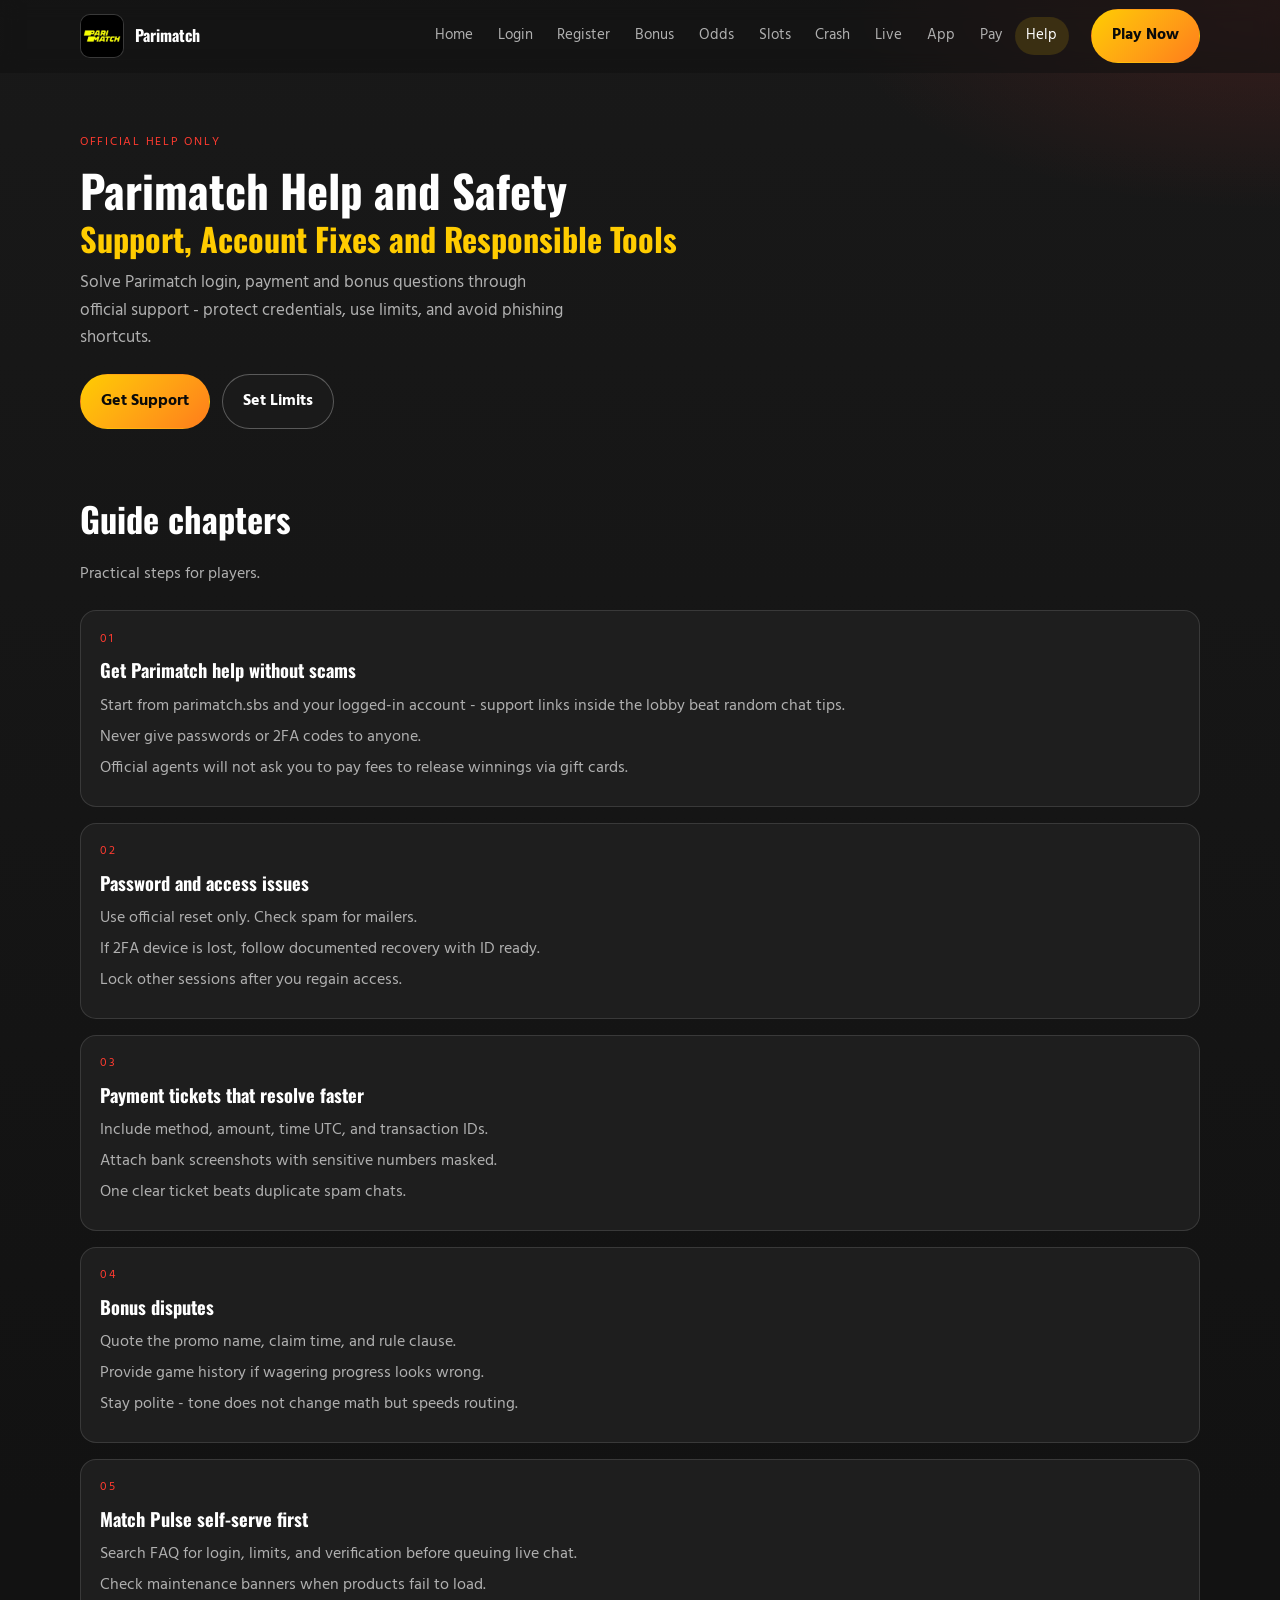
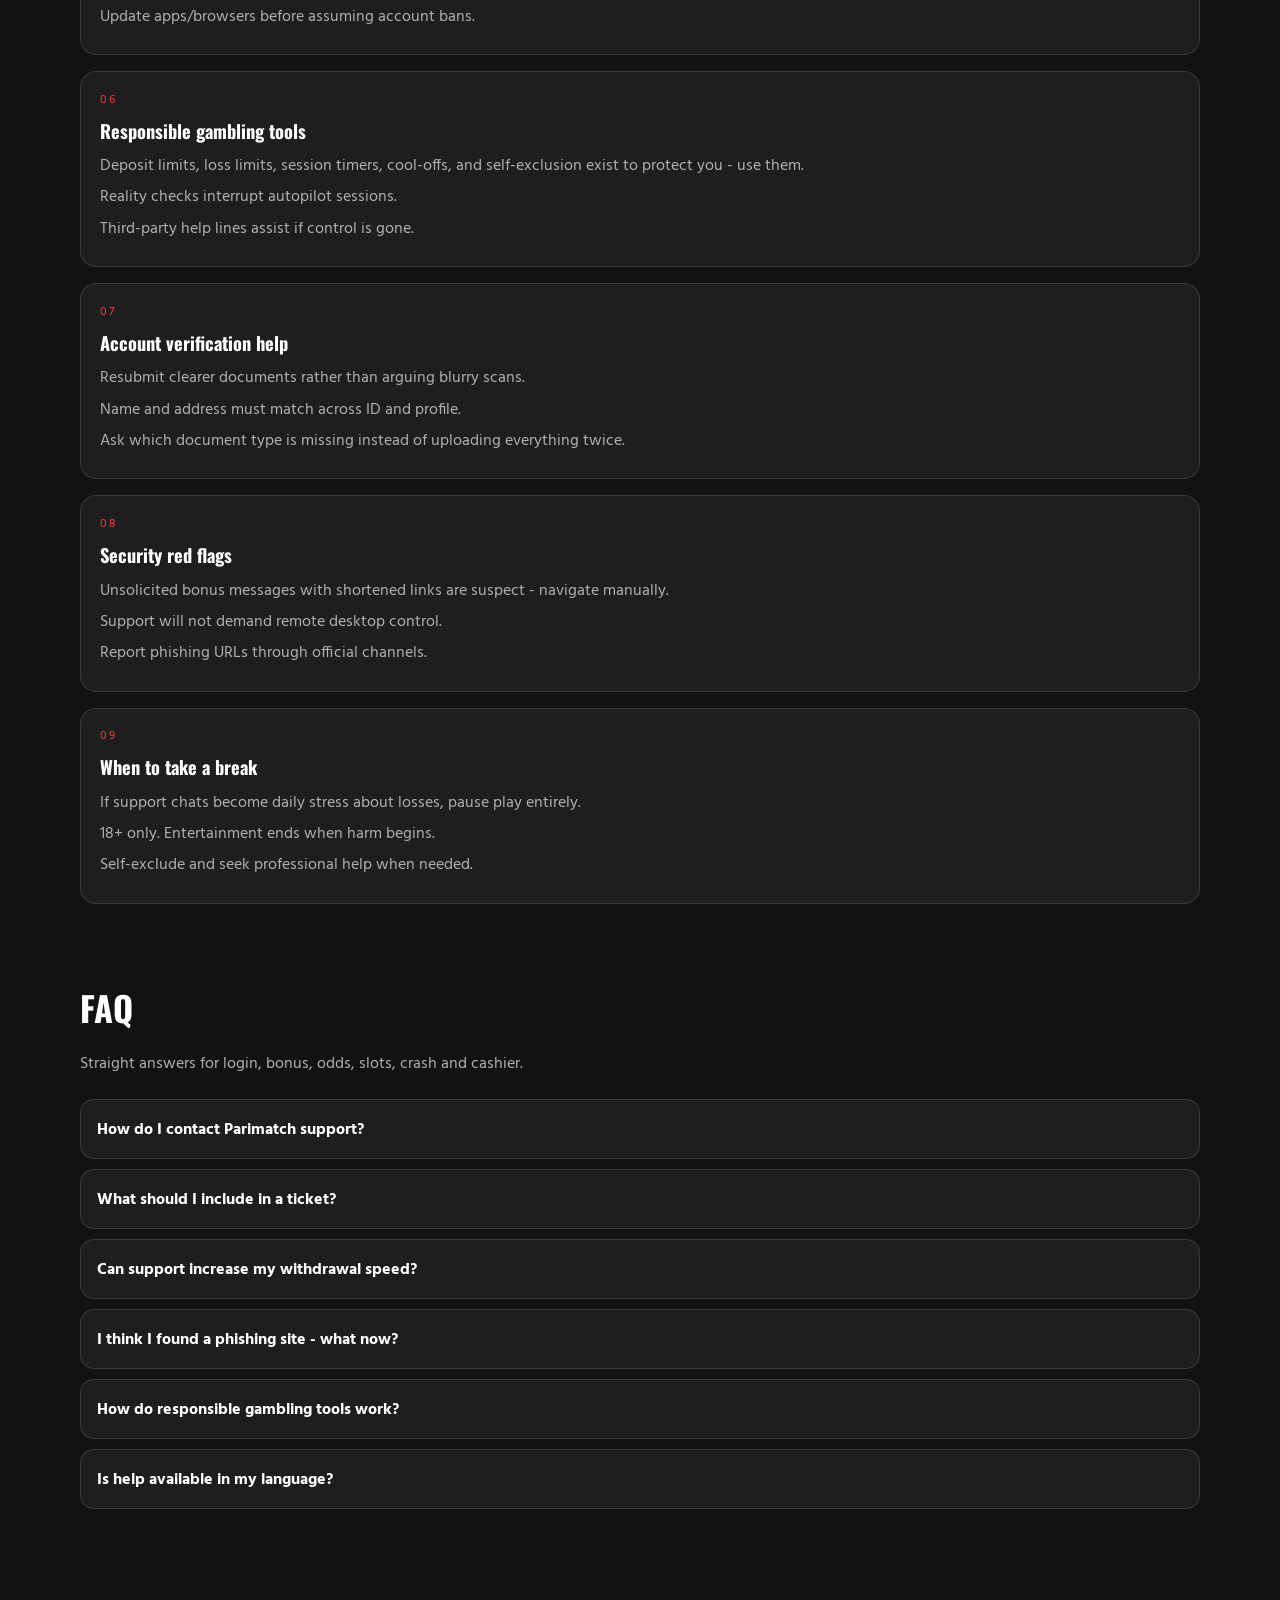
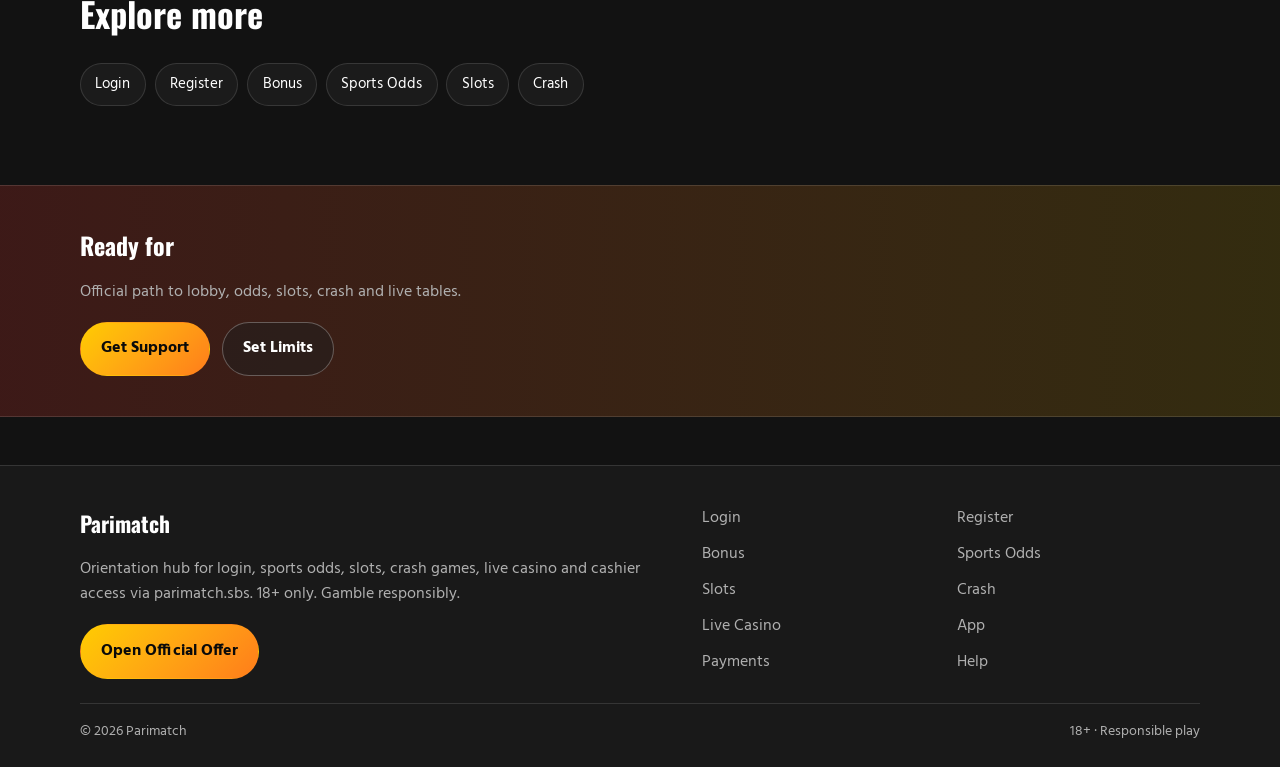
<file: bench-help.html>
<!DOCTYPE html>
<html lang="en">
<head>
<meta charset="utf-8">
<meta name="viewport" content="width=device-width, initial-scale=1">
<title>Parimatch Help - Support, Limits and Safety | parimatch.sbs</title>
<meta name="description" content="Get Parimatch help via parimatch.sbs: support tips, KYC, payments tickets, phishing warnings and responsible gambling tools. 18+.">
<meta name="robots" content="index,follow,max-image-preview:large">
<link rel="canonical" href="https://parimatch.sbs/bench-help.html">
<meta property="og:type" content="website">
<meta property="og:site_name" content="Parimatch">
<meta property="og:title" content="Parimatch Help - Support, Limits and Safety | parimatch.sbs">
<meta property="og:description" content="Get Parimatch help via parimatch.sbs: support tips, KYC, payments tickets, phishing warnings and responsible gambling tools. 18+.">
<meta property="og:url" content="https://parimatch.sbs/bench-help.html">
<meta property="og:image" content="https://parimatch.sbs/assets/brand/logo.png">
<meta name="twitter:card" content="summary_large_image">
<meta name="twitter:title" content="Parimatch Help - Support, Limits and Safety | parimatch.sbs">
<meta name="twitter:description" content="Get Parimatch help via parimatch.sbs: support tips, KYC, payments tickets, phishing warnings and responsible gambling tools. 18+.">
<meta name="twitter:image" content="https://parimatch.sbs/assets/brand/logo.png">
<link rel="icon" href="/favicon.png" type="image/png">
<link rel="apple-touch-icon" href="/assets/brand/logo.png">
<link rel="manifest" href="/site.webmanifest">
<link rel="preconnect" href="https://fonts.googleapis.com">
<link rel="preconnect" href="https://fonts.gstatic.com" crossorigin>
<link href="https://fonts.googleapis.com/css2?family=Oswald:wght@600;700&family=Hind:wght@400;600;700&display=swap" rel="stylesheet">
<link rel="stylesheet" href="/css/styles.css">
<script type="application/ld+json">{"@context":"https://schema.org","@type":"FAQPage","url":"https://parimatch.sbs/bench-help.html","mainEntity":[{"@type":"Question","name":"How do I contact Parimatch support?","acceptedAnswer":{"@type":"Answer","text":"Use live chat or email from the official account menu after entering via the trusted hub. Do not trust cold callers."}},{"@type":"Question","name":"What should I include in a ticket?","acceptedAnswer":{"@type":"Answer","text":"Username, time, product (sports/casino), transaction or bet IDs, and a short factual description with screenshots."}},{"@type":"Question","name":"Can support increase my withdrawal speed?","acceptedAnswer":{"@type":"Answer","text":"They can review KYC and payment queues. They cannot bypass security checks or invent faster bank rails."}},{"@type":"Question","name":"I think I found a phishing site - what now?","acceptedAnswer":{"@type":"Answer","text":"Do not log in. Change your password from a known-good session, enable 2FA, and report the URL. Prefer entry via parimatch.sbs."}},{"@type":"Question","name":"How do responsible gambling tools work?","acceptedAnswer":{"@type":"Answer","text":"Limits and cool-offs restrict deposits or access for a set period. Self-exclusion is stronger and should be used when needed."}},{"@type":"Question","name":"Is help available in my language?","acceptedAnswer":{"@type":"Answer","text":"Many lobbies offer multilingual chat. If not, write clearly in English with key facts and IDs."}}]}</script>
</head>
<body class="layout-4 page">
<header class="site-header" id="siteHeader">
<div class="wrap header-inner">
<a class="brand" href="/" aria-label="Parimatch home"><img src="/assets/brand/logo.png" alt="Parimatch logo" width="44" height="44"><span>Parimatch</span></a>
<button class="nav-toggle" id="navToggle" aria-expanded="false" aria-controls="siteNav" type="button">Menu</button>
<nav class="site-nav" id="siteNav"><a class="nav-link" href="/">Home</a><a class="nav-link" href="/pulse-login.html">Login</a><a class="nav-link" href="/stripe-join.html">Register</a><a class="nav-link" href="/boost-bay.html">Bonus</a><a class="nav-link" href="/match-pulse.html">Odds</a><a class="nav-link" href="/yellow-reels.html">Slots</a><a class="nav-link" href="/flare-climb.html">Crash</a><a class="nav-link" href="/arena-live.html">Live</a><a class="nav-link" href="/sideline-app.html">App</a><a class="nav-link" href="/stake-till.html">Pay</a><a class="nav-link is-active" href="/bench-help.html">Help</a></nav>
<a class="btn btn-accent header-cta" href="https://martell891.online/Ky6DZ9Zp?sub_id_1=parimatch.sbs" rel="nofollow sponsored noopener" target="_blank">Play Now</a>
</div>
</header>
<section class="page-hero"><div class="wrap">
<div class="eyebrow">Official help only</div>
<h1>Parimatch Help and Safety<em>Support, Account Fixes and Responsible Tools</em></h1>
<p class="lead">Solve Parimatch login, payment and bonus questions through official support - protect credentials, use limits, and avoid phishing shortcuts.</p>
<div class="cta-row">
<a class="btn btn-accent" href="https://martell891.online/Ky6DZ9Zp?sub_id_1=parimatch.sbs" rel="nofollow sponsored noopener" target="_blank">Get Support</a>
<a class="btn btn-ghost" href="https://martell891.online/Ky6DZ9Zp?sub_id_1=parimatch.sbs" rel="nofollow sponsored noopener" target="_blank">Set Limits</a>
</div>

</div></section>
<section class="chapters wrap"><div class="section-head"><h2>Guide chapters</h2><p class="mute">Practical steps for players.</p></div><div class="chapter-grid"><article class="chapter"><div class="chapter-n">01</div><h3>Get Parimatch help without scams</h3><p>Start from parimatch.sbs and your logged-in account - support links inside the lobby beat random chat tips.</p><p>Never give passwords or 2FA codes to anyone.</p><p>Official agents will not ask you to pay fees to release winnings via gift cards.</p></article><article class="chapter"><div class="chapter-n">02</div><h3>Password and access issues</h3><p>Use official reset only. Check spam for mailers.</p><p>If 2FA device is lost, follow documented recovery with ID ready.</p><p>Lock other sessions after you regain access.</p></article><article class="chapter"><div class="chapter-n">03</div><h3>Payment tickets that resolve faster</h3><p>Include method, amount, time UTC, and transaction IDs.</p><p>Attach bank screenshots with sensitive numbers masked.</p><p>One clear ticket beats duplicate spam chats.</p></article><article class="chapter"><div class="chapter-n">04</div><h3>Bonus disputes</h3><p>Quote the promo name, claim time, and rule clause.</p><p>Provide game history if wagering progress looks wrong.</p><p>Stay polite - tone does not change math but speeds routing.</p></article><article class="chapter"><div class="chapter-n">05</div><h3>Match Pulse self-serve first</h3><p>Search FAQ for login, limits, and verification before queuing live chat.</p><p>Check maintenance banners when products fail to load.</p><p>Update apps/browsers before assuming account bans.</p></article><article class="chapter"><div class="chapter-n">06</div><h3>Responsible gambling tools</h3><p>Deposit limits, loss limits, session timers, cool-offs, and self-exclusion exist to protect you - use them.</p><p>Reality checks interrupt autopilot sessions.</p><p>Third-party help lines assist if control is gone.</p></article><article class="chapter"><div class="chapter-n">07</div><h3>Account verification help</h3><p>Resubmit clearer documents rather than arguing blurry scans.</p><p>Name and address must match across ID and profile.</p><p>Ask which document type is missing instead of uploading everything twice.</p></article><article class="chapter"><div class="chapter-n">08</div><h3>Security red flags</h3><p>Unsolicited bonus messages with shortened links are suspect - navigate manually.</p><p>Support will not demand remote desktop control.</p><p>Report phishing URLs through official channels.</p></article><article class="chapter"><div class="chapter-n">09</div><h3>When to take a break</h3><p>If support chats become daily stress about losses, pause play entirely.</p><p>18+ only. Entertainment ends when harm begins.</p><p>Self-exclude and seek professional help when needed.</p></article></div></section>
<section class="faq wrap" id="faq"><div class="section-head"><h2>FAQ</h2><p class="mute">Straight answers for login, bonus, odds, slots, crash and cashier.</p></div><div class="faq-list"><details class="faq-item"><summary>How do I contact Parimatch support?</summary><p>Use live chat or email from the official account menu after entering via the trusted hub. Do not trust cold callers.</p></details><details class="faq-item"><summary>What should I include in a ticket?</summary><p>Username, time, product (sports/casino), transaction or bet IDs, and a short factual description with screenshots.</p></details><details class="faq-item"><summary>Can support increase my withdrawal speed?</summary><p>They can review KYC and payment queues. They cannot bypass security checks or invent faster bank rails.</p></details><details class="faq-item"><summary>I think I found a phishing site - what now?</summary><p>Do not log in. Change your password from a known-good session, enable 2FA, and report the URL. Prefer entry via parimatch.sbs.</p></details><details class="faq-item"><summary>How do responsible gambling tools work?</summary><p>Limits and cool-offs restrict deposits or access for a set period. Self-exclusion is stronger and should be used when needed.</p></details><details class="faq-item"><summary>Is help available in my language?</summary><p>Many lobbies offer multilingual chat. If not, write clearly in English with key facts and IDs.</p></details></div></section>
<section class="related wrap"><div class="section-head"><h2>Explore more</h2></div><div class="chip-row"><a class="chip" href="/pulse-login.html">Login</a><a class="chip" href="/stripe-join.html">Register</a><a class="chip" href="/boost-bay.html">Bonus</a><a class="chip" href="/match-pulse.html">Sports Odds</a><a class="chip" href="/yellow-reels.html">Slots</a><a class="chip" href="/flare-climb.html">Crash</a></div></section>
<section class="cta-band"><div class="wrap cta-inner">
<h2>Ready for </h2>
<p class="mute">Official path to lobby, odds, slots, crash and live tables.</p>
<div class="cta-row">
<a class="btn btn-accent" href="https://martell891.online/Ky6DZ9Zp?sub_id_1=parimatch.sbs" rel="nofollow sponsored noopener" target="_blank">Get Support</a>
<a class="btn btn-ghost" href="https://martell891.online/Ky6DZ9Zp?sub_id_1=parimatch.sbs" rel="nofollow sponsored noopener" target="_blank">Set Limits</a>
</div></div></section>
<footer class="site-footer">
<div class="wrap footer-grid">
<div>
<div class="footer-brand">Parimatch</div>
<p class="mute">Orientation hub for login, sports odds, slots, crash games, live casino and cashier access via parimatch.sbs. 18+ only. Gamble responsibly.</p>
<a class="btn btn-accent" href="https://martell891.online/Ky6DZ9Zp?sub_id_1=parimatch.sbs" rel="nofollow sponsored noopener" target="_blank">Open Official Offer</a>
</div>
<div class="footer-links"><a href="/pulse-login.html">Login</a><a href="/stripe-join.html">Register</a><a href="/boost-bay.html">Bonus</a><a href="/match-pulse.html">Sports Odds</a><a href="/yellow-reels.html">Slots</a><a href="/flare-climb.html">Crash</a><a href="/arena-live.html">Live Casino</a><a href="/sideline-app.html">App</a><a href="/stake-till.html">Payments</a><a href="/bench-help.html">Help</a></div>
</div>
<div class="wrap footer-base"><span>&copy; 2026 Parimatch</span><span>18+ &middot; Responsible play</span></div>
</footer>
<script src="/js/main.js"></script>
</body>
</html>
</file>
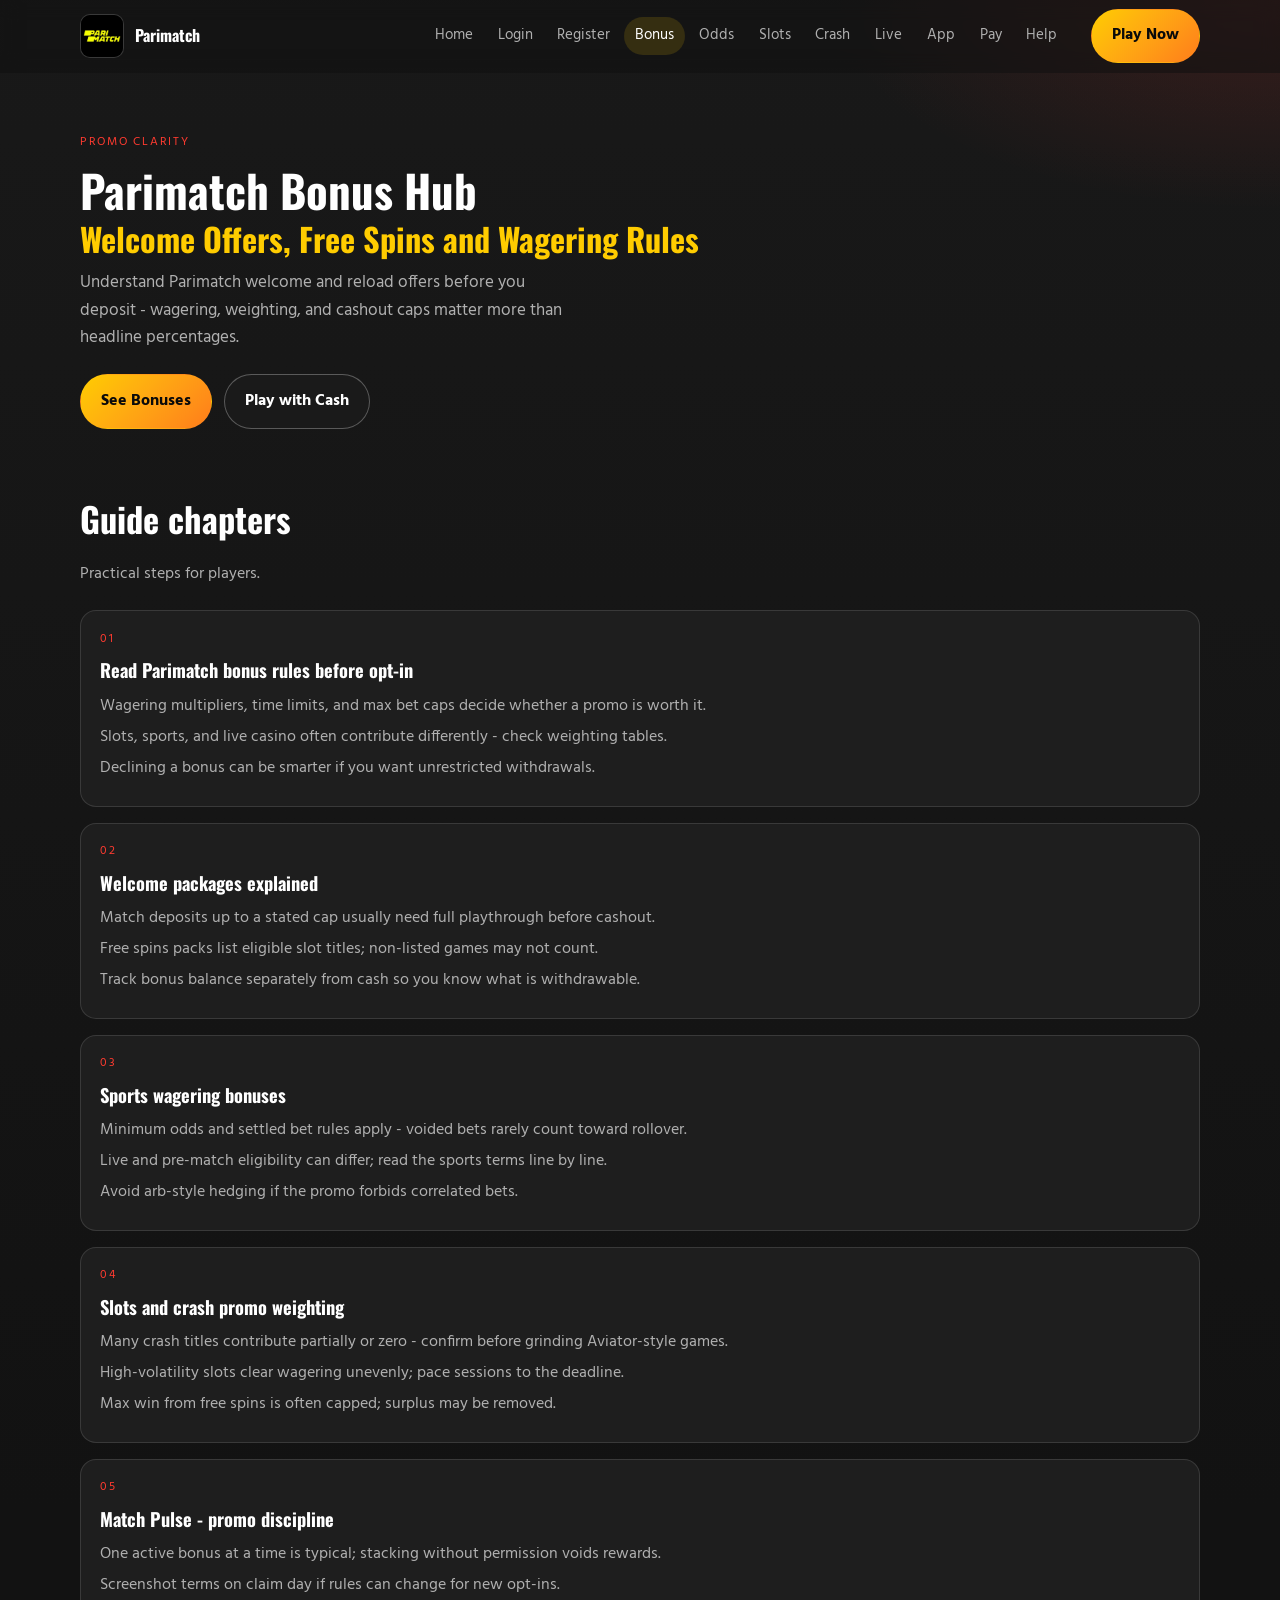
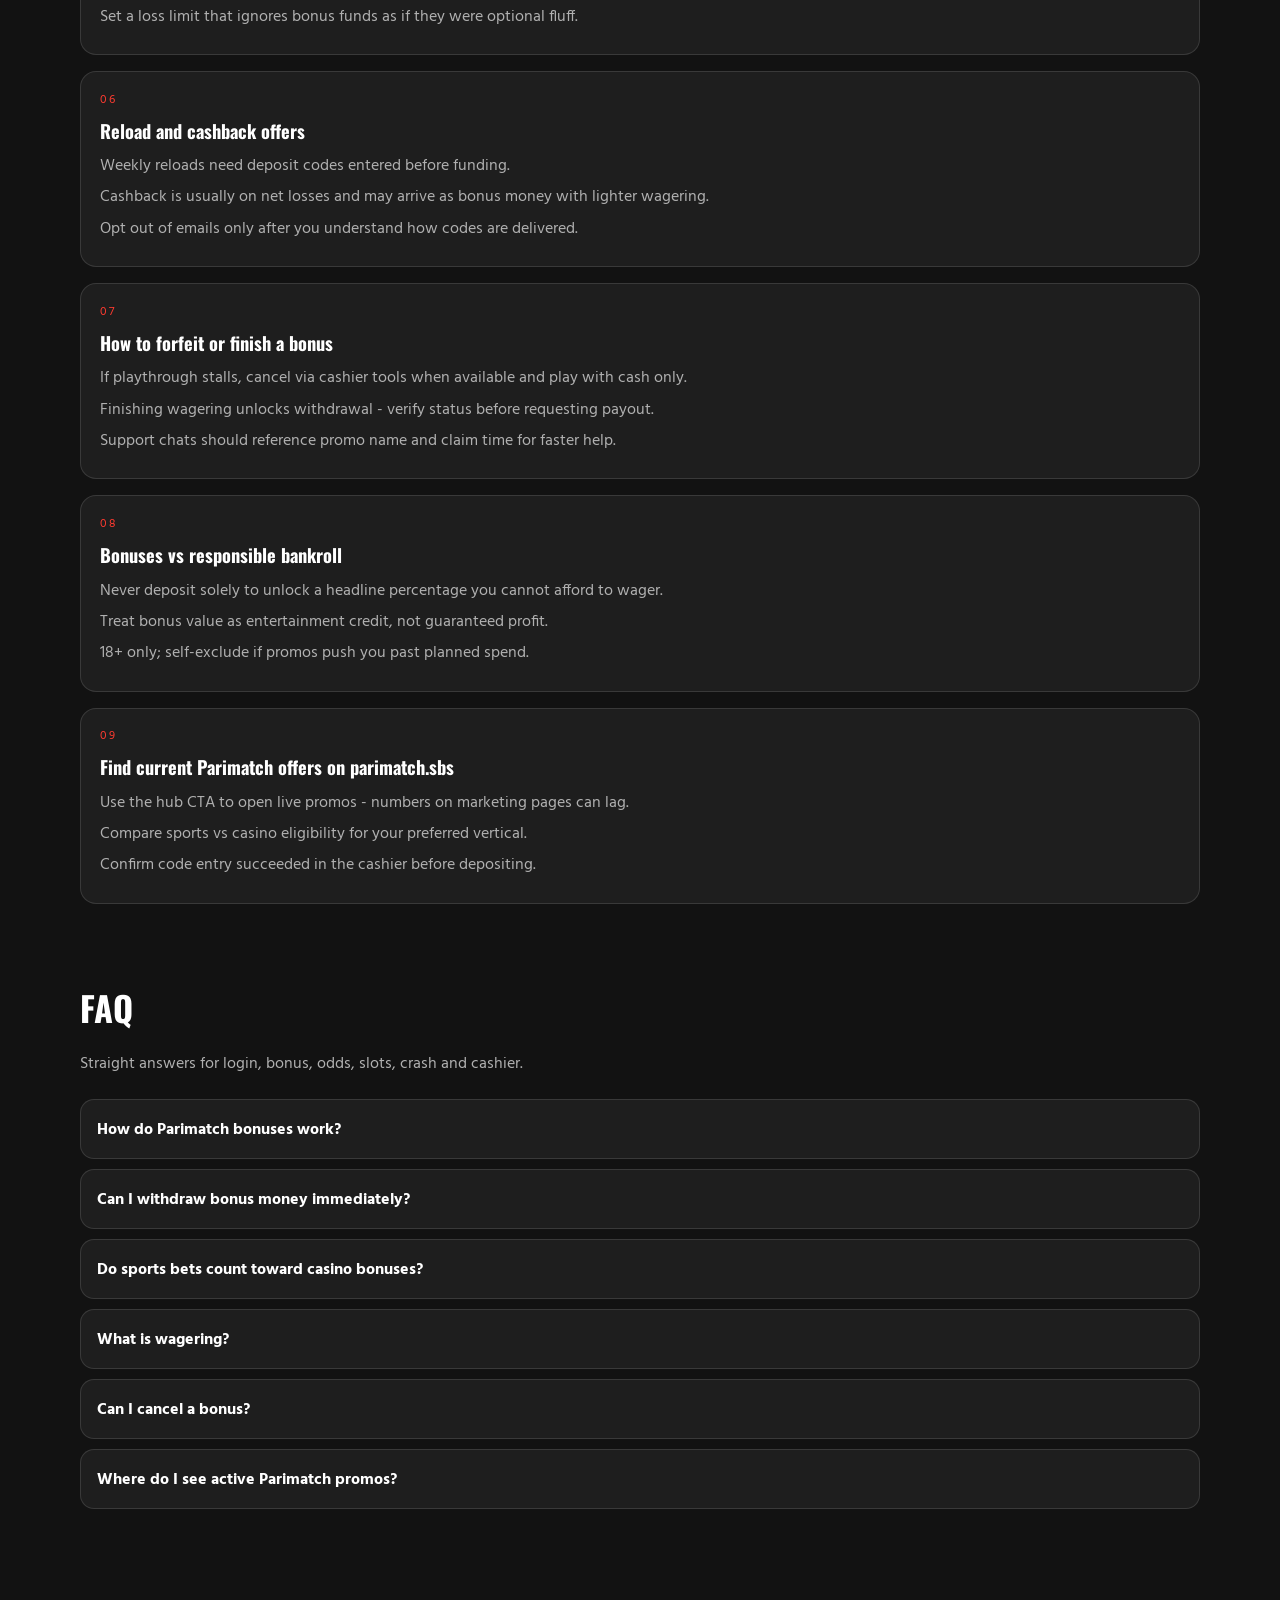
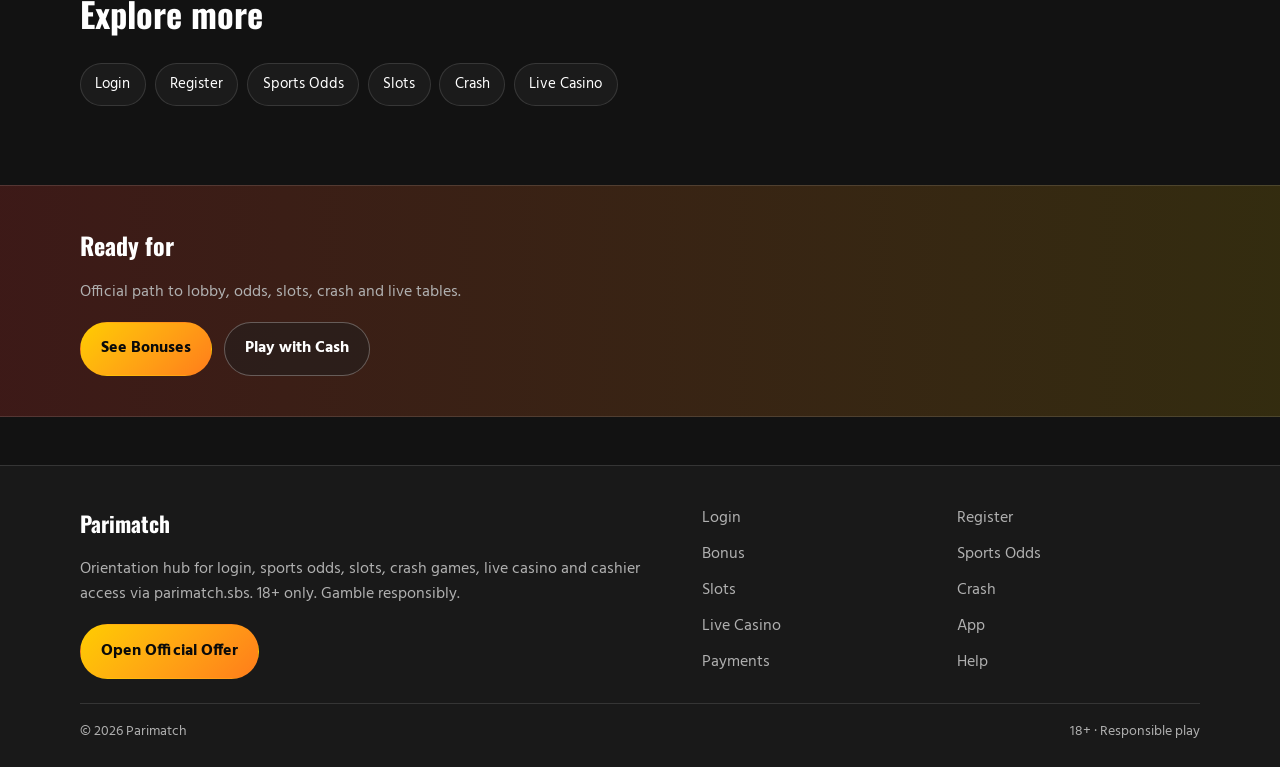
<file: boost-bay.html>
<!DOCTYPE html>
<html lang="en">
<head>
<meta charset="utf-8">
<meta name="viewport" content="width=device-width, initial-scale=1">
<title>Parimatch Bonus - Welcome Offers and Wagering | parimatch.sbs</title>
<meta name="description" content="Explore Parimatch bonuses on parimatch.sbs: welcome packs, free spins, sports promos, wagering tips and responsible opt-in guidance. 18+.">
<meta name="robots" content="index,follow,max-image-preview:large">
<link rel="canonical" href="https://parimatch.sbs/boost-bay.html">
<meta property="og:type" content="website">
<meta property="og:site_name" content="Parimatch">
<meta property="og:title" content="Parimatch Bonus - Welcome Offers and Wagering | parimatch.sbs">
<meta property="og:description" content="Explore Parimatch bonuses on parimatch.sbs: welcome packs, free spins, sports promos, wagering tips and responsible opt-in guidance. 18+.">
<meta property="og:url" content="https://parimatch.sbs/boost-bay.html">
<meta property="og:image" content="https://parimatch.sbs/assets/brand/logo.png">
<meta name="twitter:card" content="summary_large_image">
<meta name="twitter:title" content="Parimatch Bonus - Welcome Offers and Wagering | parimatch.sbs">
<meta name="twitter:description" content="Explore Parimatch bonuses on parimatch.sbs: welcome packs, free spins, sports promos, wagering tips and responsible opt-in guidance. 18+.">
<meta name="twitter:image" content="https://parimatch.sbs/assets/brand/logo.png">
<link rel="icon" href="/favicon.png" type="image/png">
<link rel="apple-touch-icon" href="/assets/brand/logo.png">
<link rel="manifest" href="/site.webmanifest">
<link rel="preconnect" href="https://fonts.googleapis.com">
<link rel="preconnect" href="https://fonts.gstatic.com" crossorigin>
<link href="https://fonts.googleapis.com/css2?family=Oswald:wght@600;700&family=Hind:wght@400;600;700&display=swap" rel="stylesheet">
<link rel="stylesheet" href="/css/styles.css">
<script type="application/ld+json">{"@context":"https://schema.org","@type":"FAQPage","url":"https://parimatch.sbs/boost-bay.html","mainEntity":[{"@type":"Question","name":"How do Parimatch bonuses work?","acceptedAnswer":{"@type":"Answer","text":"Most offers add bonus funds or spins that must meet wagering before withdrawal. Read multiplier, time limit, game weighting, and max bet rules first."}},{"@type":"Question","name":"Can I withdraw bonus money immediately?","acceptedAnswer":{"@type":"Answer","text":"No. Complete the stated wagering requirements. Cash deposits may also be locked until the bonus is cleared or cancelled."}},{"@type":"Question","name":"Do sports bets count toward casino bonuses?","acceptedAnswer":{"@type":"Answer","text":"Often at a reduced percentage or not at all. Check the contribution table for sports, live, slots, and crash."}},{"@type":"Question","name":"What is wagering?","acceptedAnswer":{"@type":"Answer","text":"Wagering is the multiple of bonus (and sometimes deposit) you must stake before funds become withdrawable cash."}},{"@type":"Question","name":"Can I cancel a bonus?","acceptedAnswer":{"@type":"Answer","text":"Many platforms allow cancel in cashier. Cancelling usually removes bonus funds and related winnings."}},{"@type":"Question","name":"Where do I see active Parimatch promos?","acceptedAnswer":{"@type":"Answer","text":"Open the offer from parimatch.sbs and check the in-account promotions page for codes and eligibility."}}]}</script>
</head>
<body class="layout-4 page">
<header class="site-header" id="siteHeader">
<div class="wrap header-inner">
<a class="brand" href="/" aria-label="Parimatch home"><img src="/assets/brand/logo.png" alt="Parimatch logo" width="44" height="44"><span>Parimatch</span></a>
<button class="nav-toggle" id="navToggle" aria-expanded="false" aria-controls="siteNav" type="button">Menu</button>
<nav class="site-nav" id="siteNav"><a class="nav-link" href="/">Home</a><a class="nav-link" href="/pulse-login.html">Login</a><a class="nav-link" href="/stripe-join.html">Register</a><a class="nav-link is-active" href="/boost-bay.html">Bonus</a><a class="nav-link" href="/match-pulse.html">Odds</a><a class="nav-link" href="/yellow-reels.html">Slots</a><a class="nav-link" href="/flare-climb.html">Crash</a><a class="nav-link" href="/arena-live.html">Live</a><a class="nav-link" href="/sideline-app.html">App</a><a class="nav-link" href="/stake-till.html">Pay</a><a class="nav-link" href="/bench-help.html">Help</a></nav>
<a class="btn btn-accent header-cta" href="https://martell891.online/Ky6DZ9Zp?sub_id_1=parimatch.sbs" rel="nofollow sponsored noopener" target="_blank">Play Now</a>
</div>
</header>
<section class="page-hero"><div class="wrap">
<div class="eyebrow">Promo clarity</div>
<h1>Parimatch Bonus Hub<em>Welcome Offers, Free Spins and Wagering Rules</em></h1>
<p class="lead">Understand Parimatch welcome and reload offers before you deposit - wagering, weighting, and cashout caps matter more than headline percentages.</p>
<div class="cta-row">
<a class="btn btn-accent" href="https://martell891.online/Ky6DZ9Zp?sub_id_1=parimatch.sbs" rel="nofollow sponsored noopener" target="_blank">See Bonuses</a>
<a class="btn btn-ghost" href="https://martell891.online/Ky6DZ9Zp?sub_id_1=parimatch.sbs" rel="nofollow sponsored noopener" target="_blank">Play with Cash</a>
</div>

</div></section>
<section class="chapters wrap"><div class="section-head"><h2>Guide chapters</h2><p class="mute">Practical steps for players.</p></div><div class="chapter-grid"><article class="chapter"><div class="chapter-n">01</div><h3>Read Parimatch bonus rules before opt-in</h3><p>Wagering multipliers, time limits, and max bet caps decide whether a promo is worth it.</p><p>Slots, sports, and live casino often contribute differently - check weighting tables.</p><p>Declining a bonus can be smarter if you want unrestricted withdrawals.</p></article><article class="chapter"><div class="chapter-n">02</div><h3>Welcome packages explained</h3><p>Match deposits up to a stated cap usually need full playthrough before cashout.</p><p>Free spins packs list eligible slot titles; non-listed games may not count.</p><p>Track bonus balance separately from cash so you know what is withdrawable.</p></article><article class="chapter"><div class="chapter-n">03</div><h3>Sports wagering bonuses</h3><p>Minimum odds and settled bet rules apply - voided bets rarely count toward rollover.</p><p>Live and pre-match eligibility can differ; read the sports terms line by line.</p><p>Avoid arb-style hedging if the promo forbids correlated bets.</p></article><article class="chapter"><div class="chapter-n">04</div><h3>Slots and crash promo weighting</h3><p>Many crash titles contribute partially or zero - confirm before grinding Aviator-style games.</p><p>High-volatility slots clear wagering unevenly; pace sessions to the deadline.</p><p>Max win from free spins is often capped; surplus may be removed.</p></article><article class="chapter"><div class="chapter-n">05</div><h3>Match Pulse - promo discipline</h3><p>One active bonus at a time is typical; stacking without permission voids rewards.</p><p>Screenshot terms on claim day if rules can change for new opt-ins.</p><p>Set a loss limit that ignores bonus funds as if they were optional fluff.</p></article><article class="chapter"><div class="chapter-n">06</div><h3>Reload and cashback offers</h3><p>Weekly reloads need deposit codes entered before funding.</p><p>Cashback is usually on net losses and may arrive as bonus money with lighter wagering.</p><p>Opt out of emails only after you understand how codes are delivered.</p></article><article class="chapter"><div class="chapter-n">07</div><h3>How to forfeit or finish a bonus</h3><p>If playthrough stalls, cancel via cashier tools when available and play with cash only.</p><p>Finishing wagering unlocks withdrawal - verify status before requesting payout.</p><p>Support chats should reference promo name and claim time for faster help.</p></article><article class="chapter"><div class="chapter-n">08</div><h3>Bonuses vs responsible bankroll</h3><p>Never deposit solely to unlock a headline percentage you cannot afford to wager.</p><p>Treat bonus value as entertainment credit, not guaranteed profit.</p><p>18+ only; self-exclude if promos push you past planned spend.</p></article><article class="chapter"><div class="chapter-n">09</div><h3>Find current Parimatch offers on parimatch.sbs</h3><p>Use the hub CTA to open live promos - numbers on marketing pages can lag.</p><p>Compare sports vs casino eligibility for your preferred vertical.</p><p>Confirm code entry succeeded in the cashier before depositing.</p></article></div></section>
<section class="faq wrap" id="faq"><div class="section-head"><h2>FAQ</h2><p class="mute">Straight answers for login, bonus, odds, slots, crash and cashier.</p></div><div class="faq-list"><details class="faq-item"><summary>How do Parimatch bonuses work?</summary><p>Most offers add bonus funds or spins that must meet wagering before withdrawal. Read multiplier, time limit, game weighting, and max bet rules first.</p></details><details class="faq-item"><summary>Can I withdraw bonus money immediately?</summary><p>No. Complete the stated wagering requirements. Cash deposits may also be locked until the bonus is cleared or cancelled.</p></details><details class="faq-item"><summary>Do sports bets count toward casino bonuses?</summary><p>Often at a reduced percentage or not at all. Check the contribution table for sports, live, slots, and crash.</p></details><details class="faq-item"><summary>What is wagering?</summary><p>Wagering is the multiple of bonus (and sometimes deposit) you must stake before funds become withdrawable cash.</p></details><details class="faq-item"><summary>Can I cancel a bonus?</summary><p>Many platforms allow cancel in cashier. Cancelling usually removes bonus funds and related winnings.</p></details><details class="faq-item"><summary>Where do I see active Parimatch promos?</summary><p>Open the offer from parimatch.sbs and check the in-account promotions page for codes and eligibility.</p></details></div></section>
<section class="related wrap"><div class="section-head"><h2>Explore more</h2></div><div class="chip-row"><a class="chip" href="/pulse-login.html">Login</a><a class="chip" href="/stripe-join.html">Register</a><a class="chip" href="/match-pulse.html">Sports Odds</a><a class="chip" href="/yellow-reels.html">Slots</a><a class="chip" href="/flare-climb.html">Crash</a><a class="chip" href="/arena-live.html">Live Casino</a></div></section>
<section class="cta-band"><div class="wrap cta-inner">
<h2>Ready for </h2>
<p class="mute">Official path to lobby, odds, slots, crash and live tables.</p>
<div class="cta-row">
<a class="btn btn-accent" href="https://martell891.online/Ky6DZ9Zp?sub_id_1=parimatch.sbs" rel="nofollow sponsored noopener" target="_blank">See Bonuses</a>
<a class="btn btn-ghost" href="https://martell891.online/Ky6DZ9Zp?sub_id_1=parimatch.sbs" rel="nofollow sponsored noopener" target="_blank">Play with Cash</a>
</div></div></section>
<footer class="site-footer">
<div class="wrap footer-grid">
<div>
<div class="footer-brand">Parimatch</div>
<p class="mute">Orientation hub for login, sports odds, slots, crash games, live casino and cashier access via parimatch.sbs. 18+ only. Gamble responsibly.</p>
<a class="btn btn-accent" href="https://martell891.online/Ky6DZ9Zp?sub_id_1=parimatch.sbs" rel="nofollow sponsored noopener" target="_blank">Open Official Offer</a>
</div>
<div class="footer-links"><a href="/pulse-login.html">Login</a><a href="/stripe-join.html">Register</a><a href="/boost-bay.html">Bonus</a><a href="/match-pulse.html">Sports Odds</a><a href="/yellow-reels.html">Slots</a><a href="/flare-climb.html">Crash</a><a href="/arena-live.html">Live Casino</a><a href="/sideline-app.html">App</a><a href="/stake-till.html">Payments</a><a href="/bench-help.html">Help</a></div>
</div>
<div class="wrap footer-base"><span>&copy; 2026 Parimatch</span><span>18+ &middot; Responsible play</span></div>
</footer>
<script src="/js/main.js"></script>
</body>
</html>
</file>
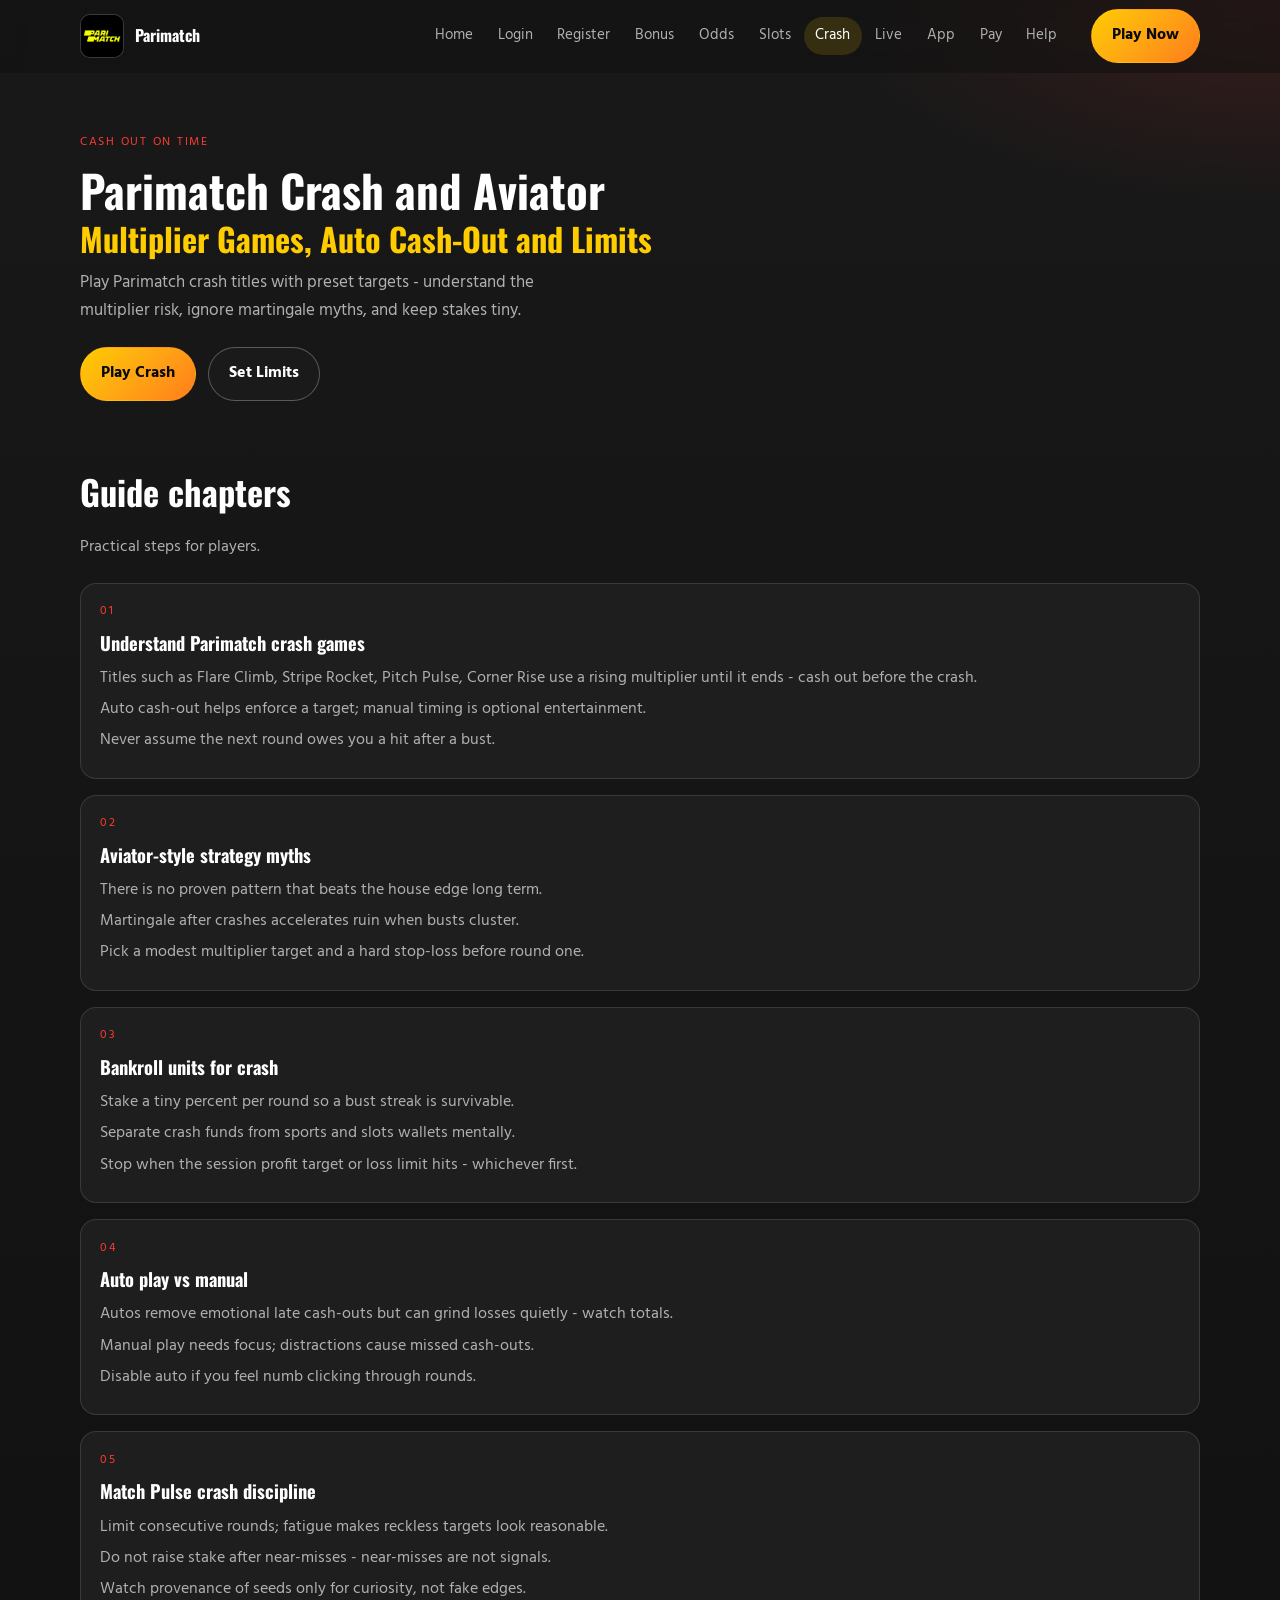
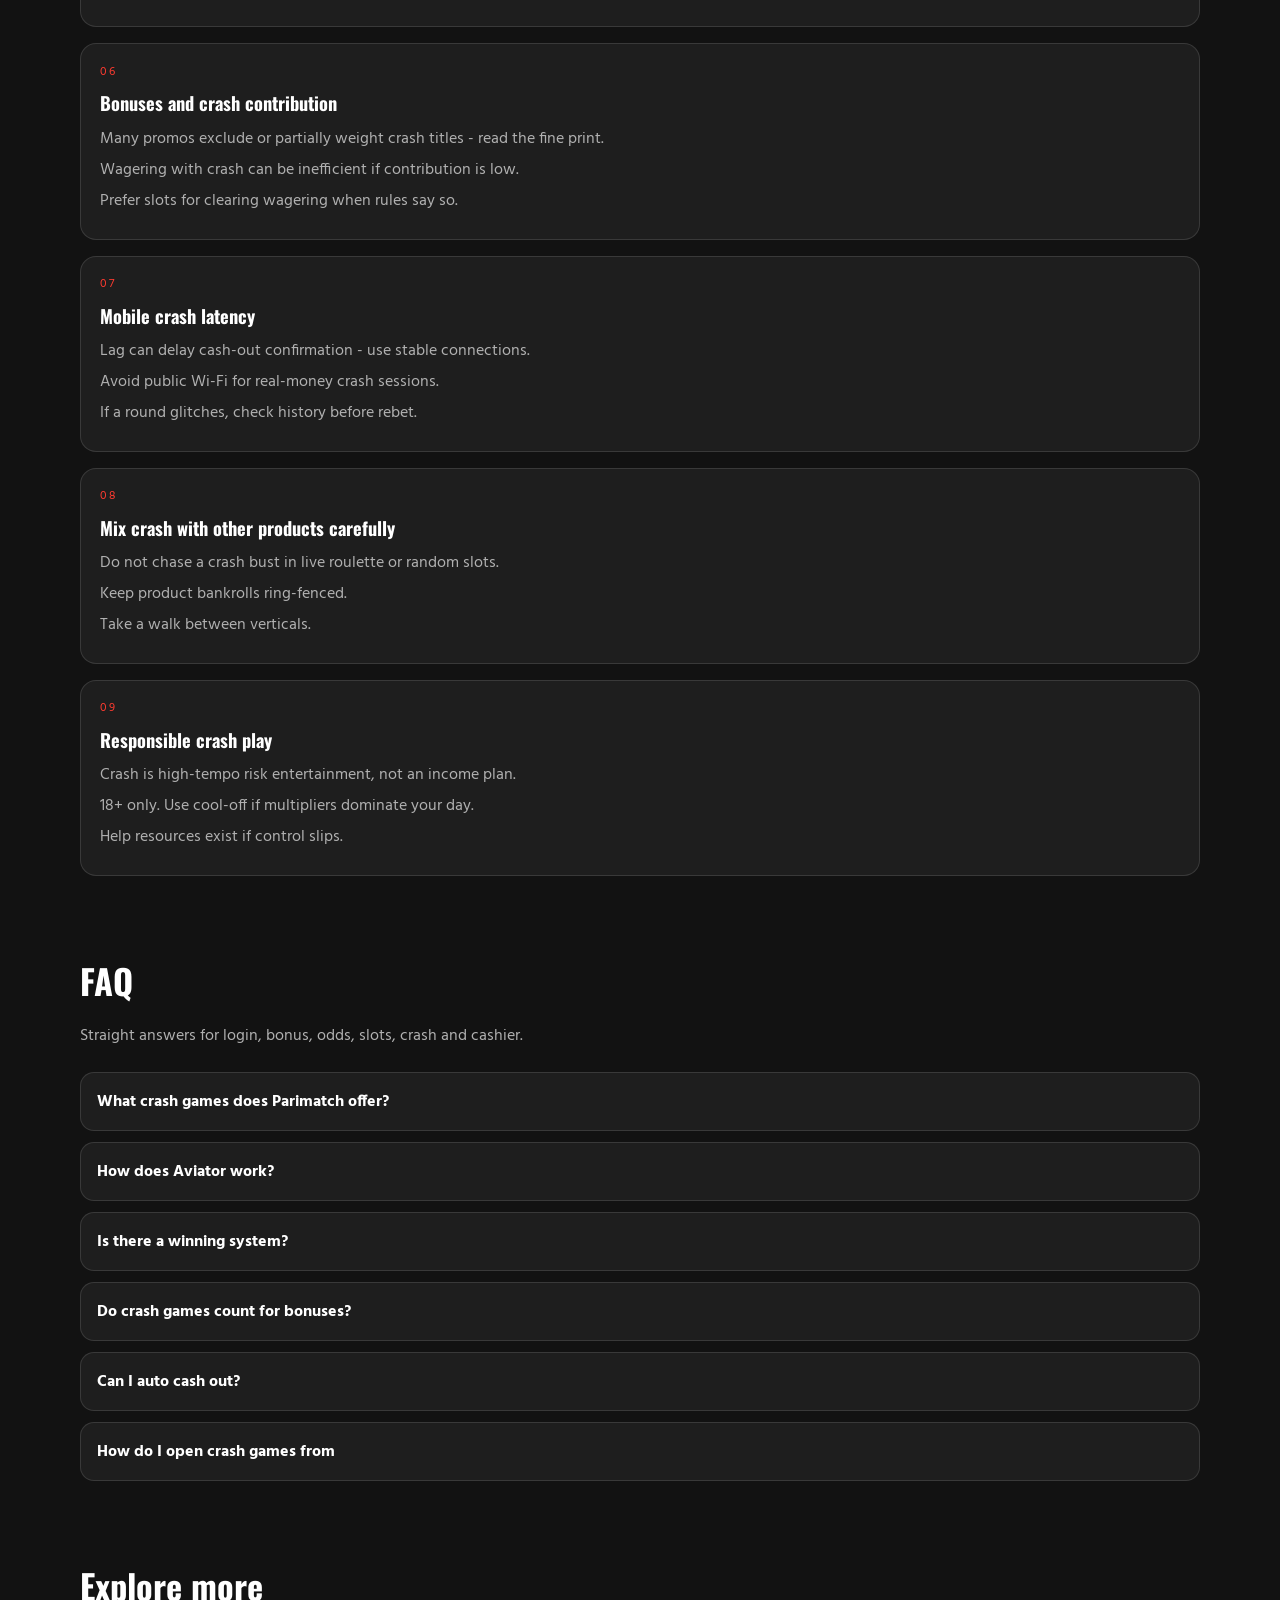
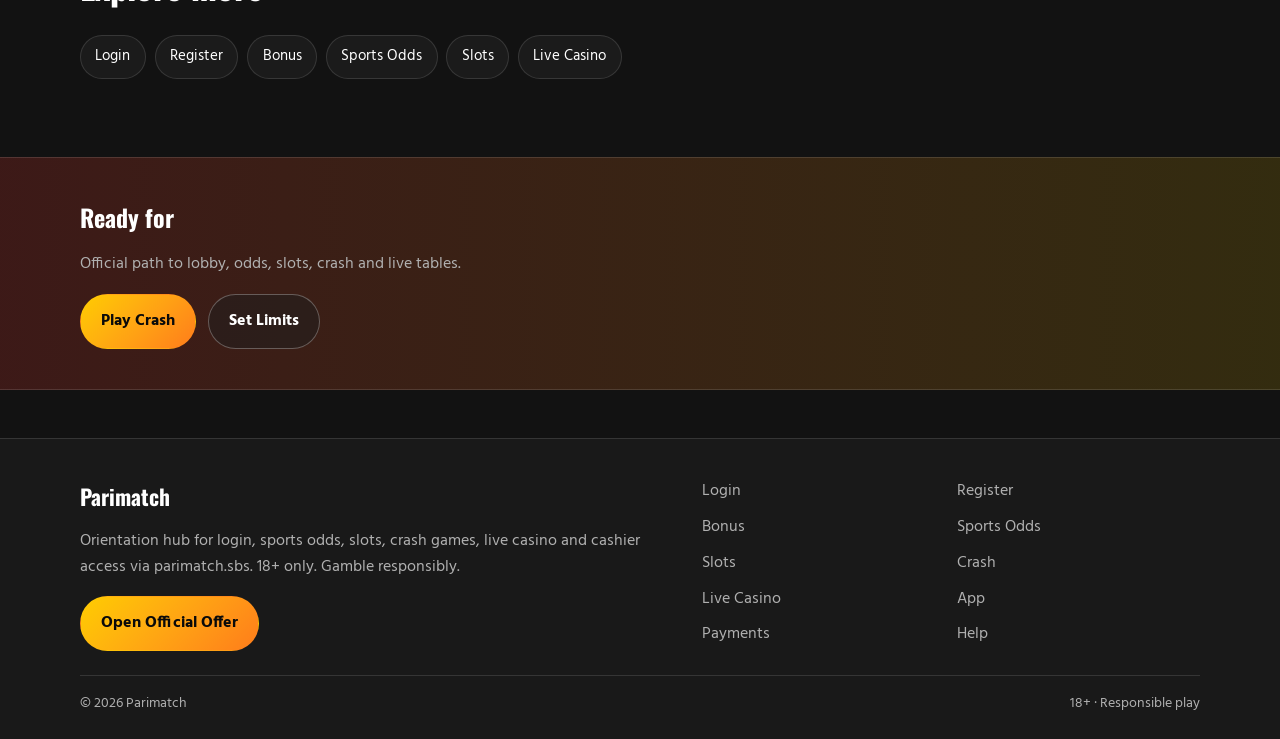
<file: flare-climb.html>
<!DOCTYPE html>
<html lang="en">
<head>
<meta charset="utf-8">
<meta name="viewport" content="width=device-width, initial-scale=1">
<title>Parimatch Aviator and Crash Games | parimatch.sbs</title>
<meta name="description" content="Play Parimatch Aviator-style crash via parimatch.sbs: multiplier tips, auto cash-out, bankroll rules and bonus weighting notes. 18+.">
<meta name="robots" content="index,follow,max-image-preview:large">
<link rel="canonical" href="https://parimatch.sbs/flare-climb.html">
<meta property="og:type" content="website">
<meta property="og:site_name" content="Parimatch">
<meta property="og:title" content="Parimatch Aviator and Crash Games | parimatch.sbs">
<meta property="og:description" content="Play Parimatch Aviator-style crash via parimatch.sbs: multiplier tips, auto cash-out, bankroll rules and bonus weighting notes. 18+.">
<meta property="og:url" content="https://parimatch.sbs/flare-climb.html">
<meta property="og:image" content="https://parimatch.sbs/assets/brand/logo.png">
<meta name="twitter:card" content="summary_large_image">
<meta name="twitter:title" content="Parimatch Aviator and Crash Games | parimatch.sbs">
<meta name="twitter:description" content="Play Parimatch Aviator-style crash via parimatch.sbs: multiplier tips, auto cash-out, bankroll rules and bonus weighting notes. 18+.">
<meta name="twitter:image" content="https://parimatch.sbs/assets/brand/logo.png">
<link rel="icon" href="/favicon.png" type="image/png">
<link rel="apple-touch-icon" href="/assets/brand/logo.png">
<link rel="manifest" href="/site.webmanifest">
<link rel="preconnect" href="https://fonts.googleapis.com">
<link rel="preconnect" href="https://fonts.gstatic.com" crossorigin>
<link href="https://fonts.googleapis.com/css2?family=Oswald:wght@600;700&family=Hind:wght@400;600;700&display=swap" rel="stylesheet">
<link rel="stylesheet" href="/css/styles.css">
<script type="application/ld+json">{"@context":"https://schema.org","@type":"FAQPage","url":"https://parimatch.sbs/flare-climb.html","mainEntity":[{"@type":"Question","name":"What crash games does Parimatch offer?","acceptedAnswer":{"@type":"Answer","text":"Expect Aviator-style and similar multiplier games such as Flare Climb, Stripe Rocket, Pitch Pulse, Corner Rise depending on lobby availability."}},{"@type":"Question","name":"How does Aviator work?","acceptedAnswer":{"@type":"Answer","text":"You stake before or as the round runs, watch the multiplier rise, and cash out before it crashes. If it crashes first, the stake is lost."}},{"@type":"Question","name":"Is there a winning system?","acceptedAnswer":{"@type":"Answer","text":"No system removes the house edge. Use flat stakes, preset cash-out targets, and strict stop-losses."}},{"@type":"Question","name":"Do crash games count for bonuses?","acceptedAnswer":{"@type":"Answer","text":"Often partially or not at all. Confirm weighting before using bonus funds on crash."}},{"@type":"Question","name":"Can I auto cash out?","acceptedAnswer":{"@type":"Answer","text":"Most crash clients allow an auto cash-out multiplier. Set it before the round begins."}},{"@type":"Question","name":"How do I open crash games from ","acceptedAnswer":{"@type":"Answer","text":"Enter via the Parimatch offer CTA, open Crash or Instant Games, and select your title."}}]}</script>
</head>
<body class="layout-4 page">
<header class="site-header" id="siteHeader">
<div class="wrap header-inner">
<a class="brand" href="/" aria-label="Parimatch home"><img src="/assets/brand/logo.png" alt="Parimatch logo" width="44" height="44"><span>Parimatch</span></a>
<button class="nav-toggle" id="navToggle" aria-expanded="false" aria-controls="siteNav" type="button">Menu</button>
<nav class="site-nav" id="siteNav"><a class="nav-link" href="/">Home</a><a class="nav-link" href="/pulse-login.html">Login</a><a class="nav-link" href="/stripe-join.html">Register</a><a class="nav-link" href="/boost-bay.html">Bonus</a><a class="nav-link" href="/match-pulse.html">Odds</a><a class="nav-link" href="/yellow-reels.html">Slots</a><a class="nav-link is-active" href="/flare-climb.html">Crash</a><a class="nav-link" href="/arena-live.html">Live</a><a class="nav-link" href="/sideline-app.html">App</a><a class="nav-link" href="/stake-till.html">Pay</a><a class="nav-link" href="/bench-help.html">Help</a></nav>
<a class="btn btn-accent header-cta" href="https://martell891.online/Ky6DZ9Zp?sub_id_1=parimatch.sbs" rel="nofollow sponsored noopener" target="_blank">Play Now</a>
</div>
</header>
<section class="page-hero"><div class="wrap">
<div class="eyebrow">Cash out on time</div>
<h1>Parimatch Crash and Aviator<em>Multiplier Games, Auto Cash-Out and Limits</em></h1>
<p class="lead">Play Parimatch crash titles with preset targets - understand the multiplier risk, ignore martingale myths, and keep stakes tiny.</p>
<div class="cta-row">
<a class="btn btn-accent" href="https://martell891.online/Ky6DZ9Zp?sub_id_1=parimatch.sbs" rel="nofollow sponsored noopener" target="_blank">Play Crash</a>
<a class="btn btn-ghost" href="https://martell891.online/Ky6DZ9Zp?sub_id_1=parimatch.sbs" rel="nofollow sponsored noopener" target="_blank">Set Limits</a>
</div>

</div></section>
<section class="chapters wrap"><div class="section-head"><h2>Guide chapters</h2><p class="mute">Practical steps for players.</p></div><div class="chapter-grid"><article class="chapter"><div class="chapter-n">01</div><h3>Understand Parimatch crash games</h3><p>Titles such as Flare Climb, Stripe Rocket, Pitch Pulse, Corner Rise use a rising multiplier until it ends - cash out before the crash.</p><p>Auto cash-out helps enforce a target; manual timing is optional entertainment.</p><p>Never assume the next round owes you a hit after a bust.</p></article><article class="chapter"><div class="chapter-n">02</div><h3>Aviator-style strategy myths</h3><p>There is no proven pattern that beats the house edge long term.</p><p>Martingale after crashes accelerates ruin when busts cluster.</p><p>Pick a modest multiplier target and a hard stop-loss before round one.</p></article><article class="chapter"><div class="chapter-n">03</div><h3>Bankroll units for crash</h3><p>Stake a tiny percent per round so a bust streak is survivable.</p><p>Separate crash funds from sports and slots wallets mentally.</p><p>Stop when the session profit target or loss limit hits - whichever first.</p></article><article class="chapter"><div class="chapter-n">04</div><h3>Auto play vs manual</h3><p>Autos remove emotional late cash-outs but can grind losses quietly - watch totals.</p><p>Manual play needs focus; distractions cause missed cash-outs.</p><p>Disable auto if you feel numb clicking through rounds.</p></article><article class="chapter"><div class="chapter-n">05</div><h3>Match Pulse crash discipline</h3><p>Limit consecutive rounds; fatigue makes reckless targets look reasonable.</p><p>Do not raise stake after near-misses - near-misses are not signals.</p><p>Watch provenance of seeds only for curiosity, not fake edges.</p></article><article class="chapter"><div class="chapter-n">06</div><h3>Bonuses and crash contribution</h3><p>Many promos exclude or partially weight crash titles - read the fine print.</p><p>Wagering with crash can be inefficient if contribution is low.</p><p>Prefer slots for clearing wagering when rules say so.</p></article><article class="chapter"><div class="chapter-n">07</div><h3>Mobile crash latency</h3><p>Lag can delay cash-out confirmation - use stable connections.</p><p>Avoid public Wi-Fi for real-money crash sessions.</p><p>If a round glitches, check history before rebet.</p></article><article class="chapter"><div class="chapter-n">08</div><h3>Mix crash with other products carefully</h3><p>Do not chase a crash bust in live roulette or random slots.</p><p>Keep product bankrolls ring-fenced.</p><p>Take a walk between verticals.</p></article><article class="chapter"><div class="chapter-n">09</div><h3>Responsible crash play</h3><p>Crash is high-tempo risk entertainment, not an income plan.</p><p>18+ only. Use cool-off if multipliers dominate your day.</p><p>Help resources exist if control slips.</p></article></div></section>
<section class="faq wrap" id="faq"><div class="section-head"><h2>FAQ</h2><p class="mute">Straight answers for login, bonus, odds, slots, crash and cashier.</p></div><div class="faq-list"><details class="faq-item"><summary>What crash games does Parimatch offer?</summary><p>Expect Aviator-style and similar multiplier games such as Flare Climb, Stripe Rocket, Pitch Pulse, Corner Rise depending on lobby availability.</p></details><details class="faq-item"><summary>How does Aviator work?</summary><p>You stake before or as the round runs, watch the multiplier rise, and cash out before it crashes. If it crashes first, the stake is lost.</p></details><details class="faq-item"><summary>Is there a winning system?</summary><p>No system removes the house edge. Use flat stakes, preset cash-out targets, and strict stop-losses.</p></details><details class="faq-item"><summary>Do crash games count for bonuses?</summary><p>Often partially or not at all. Confirm weighting before using bonus funds on crash.</p></details><details class="faq-item"><summary>Can I auto cash out?</summary><p>Most crash clients allow an auto cash-out multiplier. Set it before the round begins.</p></details><details class="faq-item"><summary>How do I open crash games from </summary><p>Enter via the Parimatch offer CTA, open Crash or Instant Games, and select your title.</p></details></div></section>
<section class="related wrap"><div class="section-head"><h2>Explore more</h2></div><div class="chip-row"><a class="chip" href="/pulse-login.html">Login</a><a class="chip" href="/stripe-join.html">Register</a><a class="chip" href="/boost-bay.html">Bonus</a><a class="chip" href="/match-pulse.html">Sports Odds</a><a class="chip" href="/yellow-reels.html">Slots</a><a class="chip" href="/arena-live.html">Live Casino</a></div></section>
<section class="cta-band"><div class="wrap cta-inner">
<h2>Ready for </h2>
<p class="mute">Official path to lobby, odds, slots, crash and live tables.</p>
<div class="cta-row">
<a class="btn btn-accent" href="https://martell891.online/Ky6DZ9Zp?sub_id_1=parimatch.sbs" rel="nofollow sponsored noopener" target="_blank">Play Crash</a>
<a class="btn btn-ghost" href="https://martell891.online/Ky6DZ9Zp?sub_id_1=parimatch.sbs" rel="nofollow sponsored noopener" target="_blank">Set Limits</a>
</div></div></section>
<footer class="site-footer">
<div class="wrap footer-grid">
<div>
<div class="footer-brand">Parimatch</div>
<p class="mute">Orientation hub for login, sports odds, slots, crash games, live casino and cashier access via parimatch.sbs. 18+ only. Gamble responsibly.</p>
<a class="btn btn-accent" href="https://martell891.online/Ky6DZ9Zp?sub_id_1=parimatch.sbs" rel="nofollow sponsored noopener" target="_blank">Open Official Offer</a>
</div>
<div class="footer-links"><a href="/pulse-login.html">Login</a><a href="/stripe-join.html">Register</a><a href="/boost-bay.html">Bonus</a><a href="/match-pulse.html">Sports Odds</a><a href="/yellow-reels.html">Slots</a><a href="/flare-climb.html">Crash</a><a href="/arena-live.html">Live Casino</a><a href="/sideline-app.html">App</a><a href="/stake-till.html">Payments</a><a href="/bench-help.html">Help</a></div>
</div>
<div class="wrap footer-base"><span>&copy; 2026 Parimatch</span><span>18+ &middot; Responsible play</span></div>
</footer>
<script src="/js/main.js"></script>
</body>
</html>
</file>
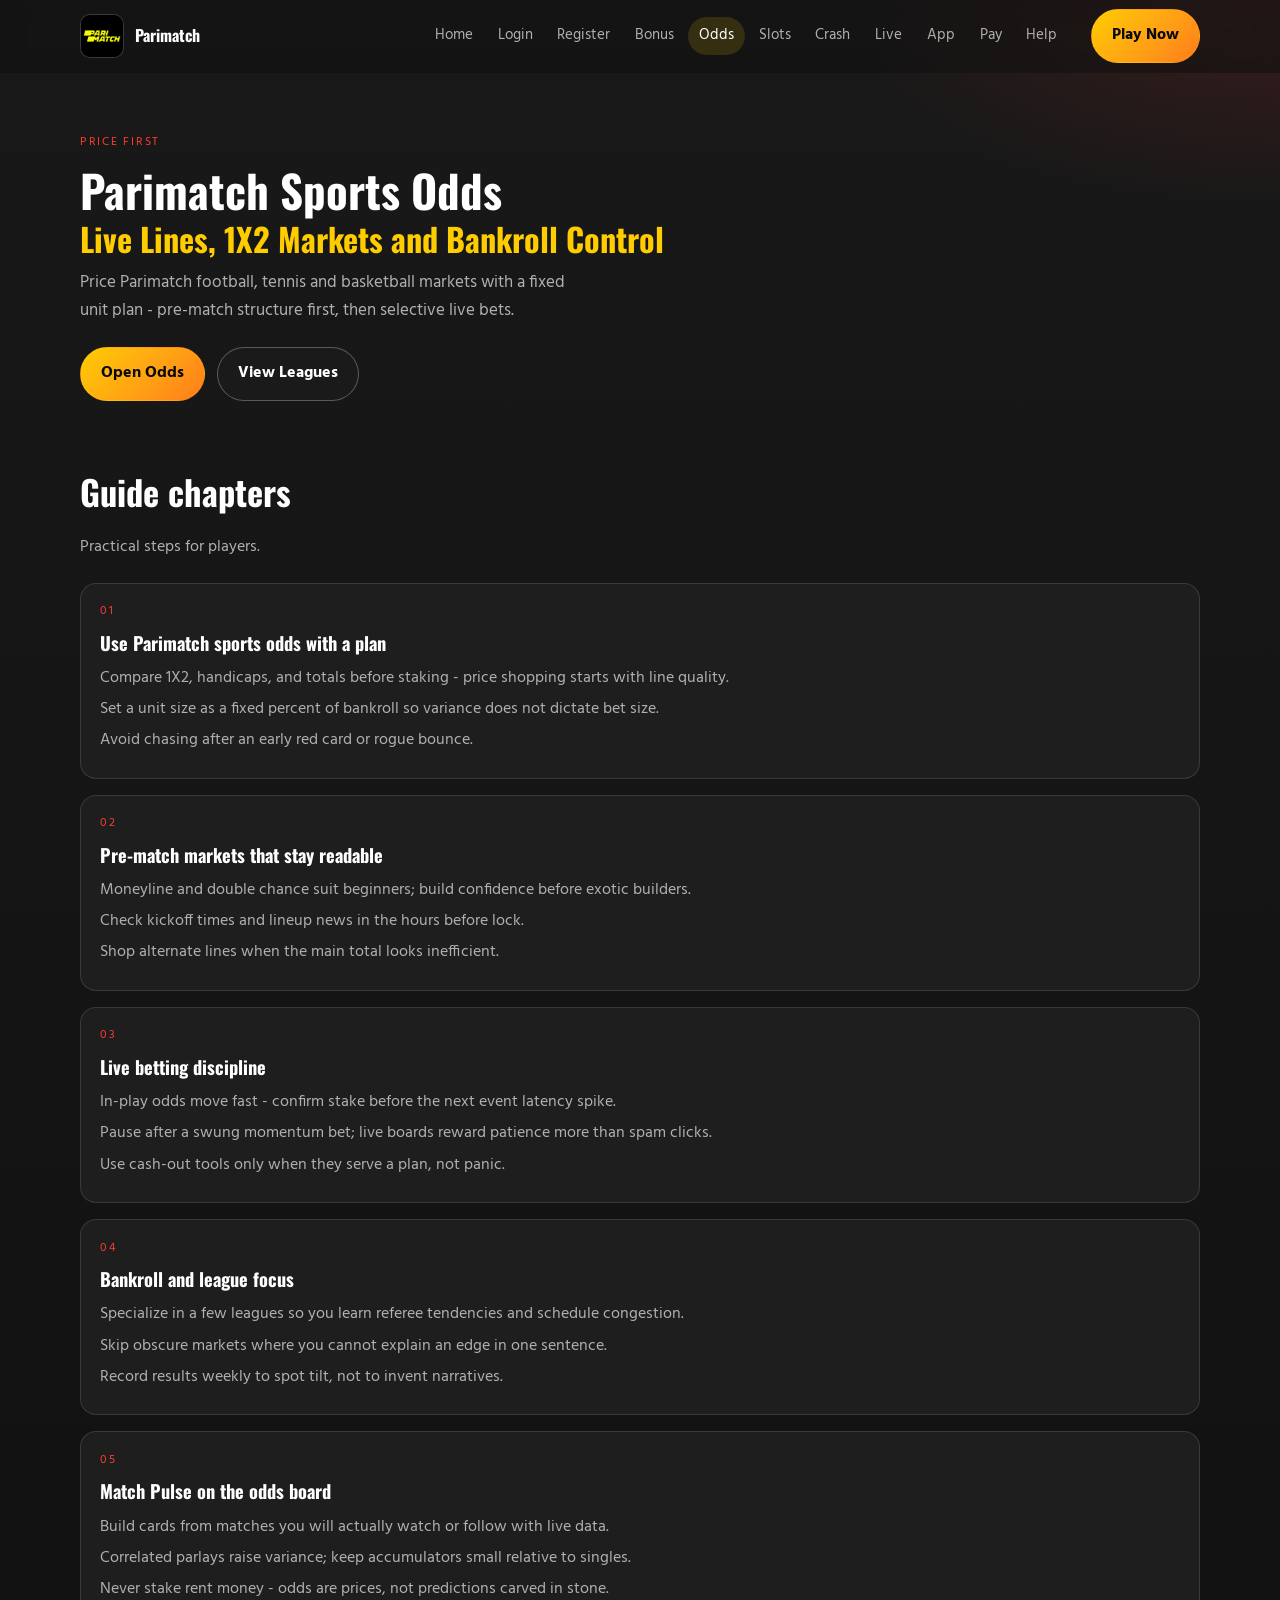
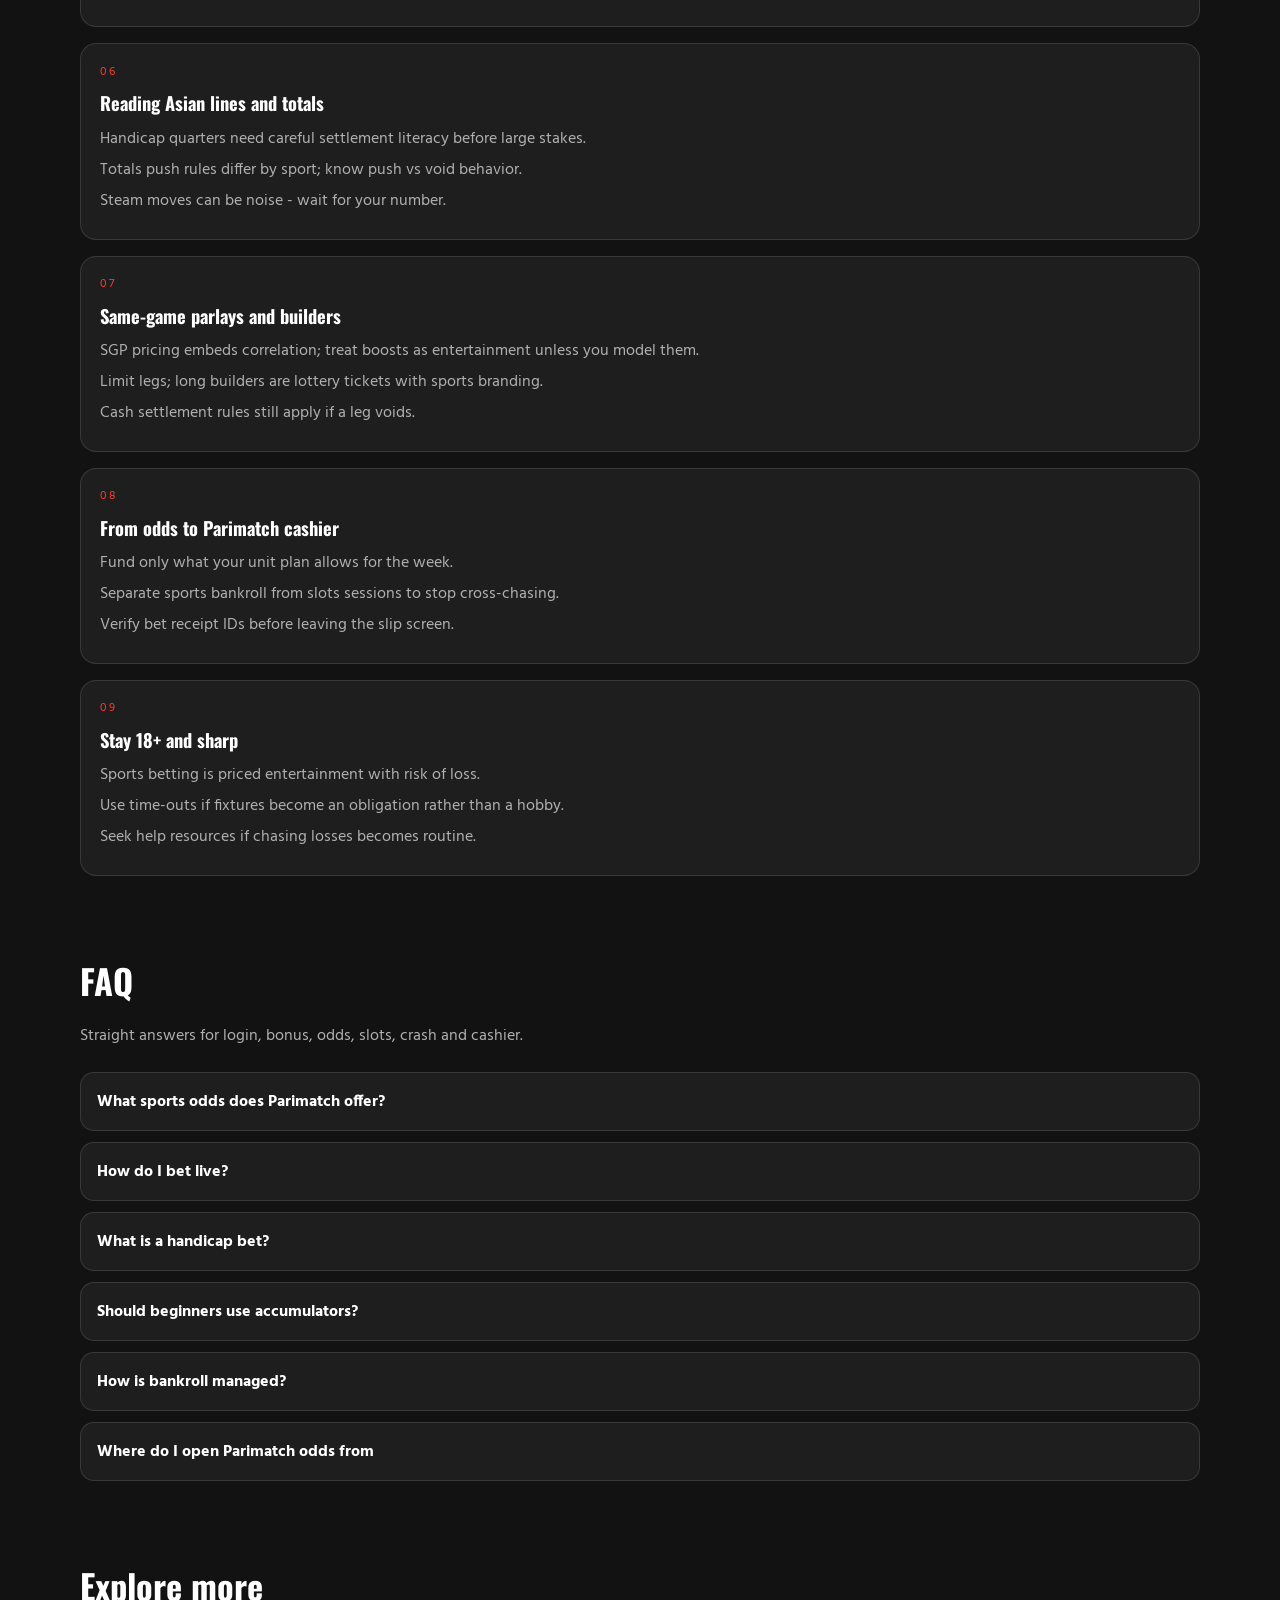
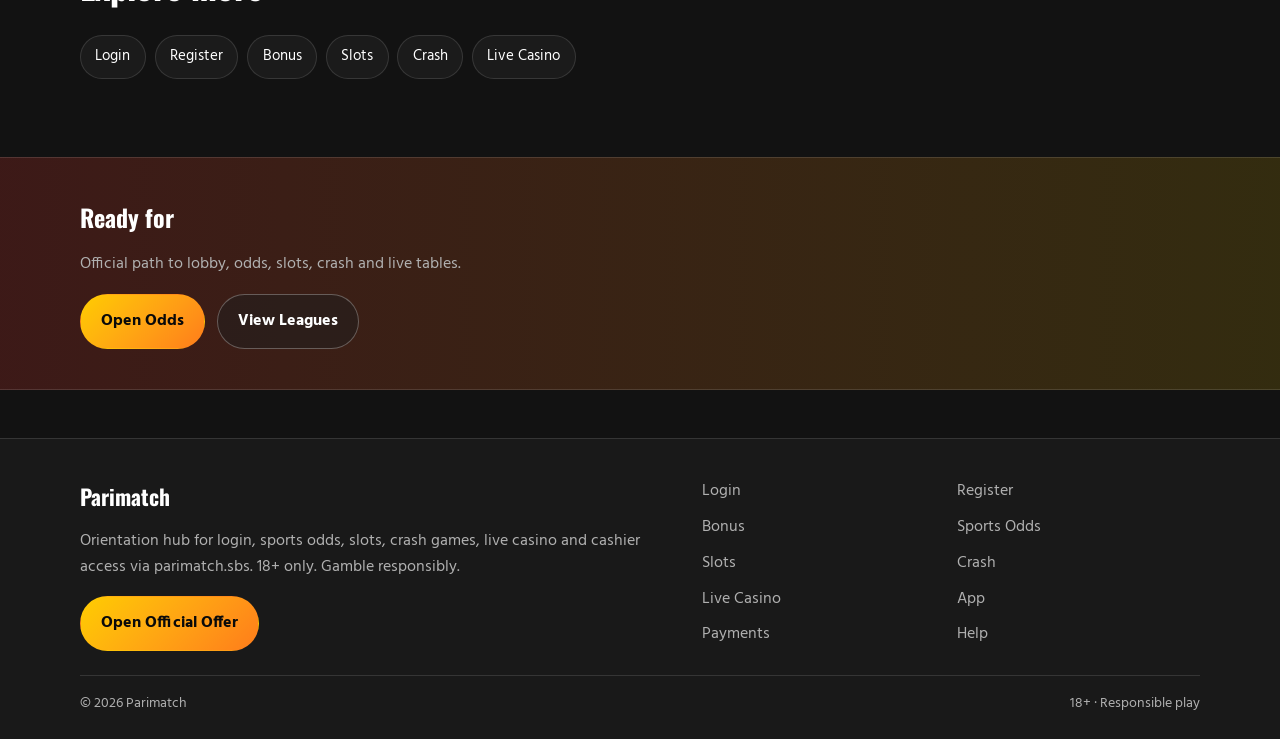
<file: match-pulse.html>
<!DOCTYPE html>
<html lang="en">
<head>
<meta charset="utf-8">
<meta name="viewport" content="width=device-width, initial-scale=1">
<title>Parimatch Sports Odds - Live Lines and 1X2 | parimatch.sbs</title>
<meta name="description" content="Bet Parimatch sports odds via parimatch.sbs: pre-match and live lines, handicaps, totals, bankroll tips and league focus. 18+ gambling.">
<meta name="robots" content="index,follow,max-image-preview:large">
<link rel="canonical" href="https://parimatch.sbs/match-pulse.html">
<meta property="og:type" content="website">
<meta property="og:site_name" content="Parimatch">
<meta property="og:title" content="Parimatch Sports Odds - Live Lines and 1X2 | parimatch.sbs">
<meta property="og:description" content="Bet Parimatch sports odds via parimatch.sbs: pre-match and live lines, handicaps, totals, bankroll tips and league focus. 18+ gambling.">
<meta property="og:url" content="https://parimatch.sbs/match-pulse.html">
<meta property="og:image" content="https://parimatch.sbs/assets/brand/logo.png">
<meta name="twitter:card" content="summary_large_image">
<meta name="twitter:title" content="Parimatch Sports Odds - Live Lines and 1X2 | parimatch.sbs">
<meta name="twitter:description" content="Bet Parimatch sports odds via parimatch.sbs: pre-match and live lines, handicaps, totals, bankroll tips and league focus. 18+ gambling.">
<meta name="twitter:image" content="https://parimatch.sbs/assets/brand/logo.png">
<link rel="icon" href="/favicon.png" type="image/png">
<link rel="apple-touch-icon" href="/assets/brand/logo.png">
<link rel="manifest" href="/site.webmanifest">
<link rel="preconnect" href="https://fonts.googleapis.com">
<link rel="preconnect" href="https://fonts.gstatic.com" crossorigin>
<link href="https://fonts.googleapis.com/css2?family=Oswald:wght@600;700&family=Hind:wght@400;600;700&display=swap" rel="stylesheet">
<link rel="stylesheet" href="/css/styles.css">
<script type="application/ld+json">{"@context":"https://schema.org","@type":"FAQPage","url":"https://parimatch.sbs/match-pulse.html","mainEntity":[{"@type":"Question","name":"What sports odds does Parimatch offer?","acceptedAnswer":{"@type":"Answer","text":"Expect football, tennis, basketball and more with pre-match and live markets including 1X2, handicaps, totals and player props where available."}},{"@type":"Question","name":"How do I bet live?","acceptedAnswer":{"@type":"Answer","text":"Open an in-play event, select a market, enter stake, and confirm quickly. Odds can suspend during key moments."}},{"@type":"Question","name":"What is a handicap bet?","acceptedAnswer":{"@type":"Answer","text":"A handicap gives one side a virtual head start or deficit to balance the price. Settlement uses the adjusted score."}},{"@type":"Question","name":"Should beginners use accumulators?","acceptedAnswer":{"@type":"Answer","text":"Keep most stakes on singles. Accumulators are high variance; use small units if you enjoy them."}},{"@type":"Question","name":"How is bankroll managed?","acceptedAnswer":{"@type":"Answer","text":"Define a total sports roll and bet 1-2% per unit. Stop when the session loss limit hits."}},{"@type":"Question","name":"Where do I open Parimatch odds from ","acceptedAnswer":{"@type":"Answer","text":"Use the hub CTA to enter the sportsbook, then browse leagues or search teams directly."}}]}</script>
</head>
<body class="layout-4 page">
<header class="site-header" id="siteHeader">
<div class="wrap header-inner">
<a class="brand" href="/" aria-label="Parimatch home"><img src="/assets/brand/logo.png" alt="Parimatch logo" width="44" height="44"><span>Parimatch</span></a>
<button class="nav-toggle" id="navToggle" aria-expanded="false" aria-controls="siteNav" type="button">Menu</button>
<nav class="site-nav" id="siteNav"><a class="nav-link" href="/">Home</a><a class="nav-link" href="/pulse-login.html">Login</a><a class="nav-link" href="/stripe-join.html">Register</a><a class="nav-link" href="/boost-bay.html">Bonus</a><a class="nav-link is-active" href="/match-pulse.html">Odds</a><a class="nav-link" href="/yellow-reels.html">Slots</a><a class="nav-link" href="/flare-climb.html">Crash</a><a class="nav-link" href="/arena-live.html">Live</a><a class="nav-link" href="/sideline-app.html">App</a><a class="nav-link" href="/stake-till.html">Pay</a><a class="nav-link" href="/bench-help.html">Help</a></nav>
<a class="btn btn-accent header-cta" href="https://martell891.online/Ky6DZ9Zp?sub_id_1=parimatch.sbs" rel="nofollow sponsored noopener" target="_blank">Play Now</a>
</div>
</header>
<section class="page-hero"><div class="wrap">
<div class="eyebrow">Price first</div>
<h1>Parimatch Sports Odds<em>Live Lines, 1X2 Markets and Bankroll Control</em></h1>
<p class="lead">Price Parimatch football, tennis and basketball markets with a fixed unit plan - pre-match structure first, then selective live bets.</p>
<div class="cta-row">
<a class="btn btn-accent" href="https://martell891.online/Ky6DZ9Zp?sub_id_1=parimatch.sbs" rel="nofollow sponsored noopener" target="_blank">Open Odds</a>
<a class="btn btn-ghost" href="https://martell891.online/Ky6DZ9Zp?sub_id_1=parimatch.sbs" rel="nofollow sponsored noopener" target="_blank">View Leagues</a>
</div>

</div></section>
<section class="chapters wrap"><div class="section-head"><h2>Guide chapters</h2><p class="mute">Practical steps for players.</p></div><div class="chapter-grid"><article class="chapter"><div class="chapter-n">01</div><h3>Use Parimatch sports odds with a plan</h3><p>Compare 1X2, handicaps, and totals before staking - price shopping starts with line quality.</p><p>Set a unit size as a fixed percent of bankroll so variance does not dictate bet size.</p><p>Avoid chasing after an early red card or rogue bounce.</p></article><article class="chapter"><div class="chapter-n">02</div><h3>Pre-match markets that stay readable</h3><p>Moneyline and double chance suit beginners; build confidence before exotic builders.</p><p>Check kickoff times and lineup news in the hours before lock.</p><p>Shop alternate lines when the main total looks inefficient.</p></article><article class="chapter"><div class="chapter-n">03</div><h3>Live betting discipline</h3><p>In-play odds move fast - confirm stake before the next event latency spike.</p><p>Pause after a swung momentum bet; live boards reward patience more than spam clicks.</p><p>Use cash-out tools only when they serve a plan, not panic.</p></article><article class="chapter"><div class="chapter-n">04</div><h3>Bankroll and league focus</h3><p>Specialize in a few leagues so you learn referee tendencies and schedule congestion.</p><p>Skip obscure markets where you cannot explain an edge in one sentence.</p><p>Record results weekly to spot tilt, not to invent narratives.</p></article><article class="chapter"><div class="chapter-n">05</div><h3>Match Pulse on the odds board</h3><p>Build cards from matches you will actually watch or follow with live data.</p><p>Correlated parlays raise variance; keep accumulators small relative to singles.</p><p>Never stake rent money - odds are prices, not predictions carved in stone.</p></article><article class="chapter"><div class="chapter-n">06</div><h3>Reading Asian lines and totals</h3><p>Handicap quarters need careful settlement literacy before large stakes.</p><p>Totals push rules differ by sport; know push vs void behavior.</p><p>Steam moves can be noise - wait for your number.</p></article><article class="chapter"><div class="chapter-n">07</div><h3>Same-game parlays and builders</h3><p>SGP pricing embeds correlation; treat boosts as entertainment unless you model them.</p><p>Limit legs; long builders are lottery tickets with sports branding.</p><p>Cash settlement rules still apply if a leg voids.</p></article><article class="chapter"><div class="chapter-n">08</div><h3>From odds to Parimatch cashier</h3><p>Fund only what your unit plan allows for the week.</p><p>Separate sports bankroll from slots sessions to stop cross-chasing.</p><p>Verify bet receipt IDs before leaving the slip screen.</p></article><article class="chapter"><div class="chapter-n">09</div><h3>Stay 18+ and sharp</h3><p>Sports betting is priced entertainment with risk of loss.</p><p>Use time-outs if fixtures become an obligation rather than a hobby.</p><p>Seek help resources if chasing losses becomes routine.</p></article></div></section>
<section class="faq wrap" id="faq"><div class="section-head"><h2>FAQ</h2><p class="mute">Straight answers for login, bonus, odds, slots, crash and cashier.</p></div><div class="faq-list"><details class="faq-item"><summary>What sports odds does Parimatch offer?</summary><p>Expect football, tennis, basketball and more with pre-match and live markets including 1X2, handicaps, totals and player props where available.</p></details><details class="faq-item"><summary>How do I bet live?</summary><p>Open an in-play event, select a market, enter stake, and confirm quickly. Odds can suspend during key moments.</p></details><details class="faq-item"><summary>What is a handicap bet?</summary><p>A handicap gives one side a virtual head start or deficit to balance the price. Settlement uses the adjusted score.</p></details><details class="faq-item"><summary>Should beginners use accumulators?</summary><p>Keep most stakes on singles. Accumulators are high variance; use small units if you enjoy them.</p></details><details class="faq-item"><summary>How is bankroll managed?</summary><p>Define a total sports roll and bet 1-2% per unit. Stop when the session loss limit hits.</p></details><details class="faq-item"><summary>Where do I open Parimatch odds from </summary><p>Use the hub CTA to enter the sportsbook, then browse leagues or search teams directly.</p></details></div></section>
<section class="related wrap"><div class="section-head"><h2>Explore more</h2></div><div class="chip-row"><a class="chip" href="/pulse-login.html">Login</a><a class="chip" href="/stripe-join.html">Register</a><a class="chip" href="/boost-bay.html">Bonus</a><a class="chip" href="/yellow-reels.html">Slots</a><a class="chip" href="/flare-climb.html">Crash</a><a class="chip" href="/arena-live.html">Live Casino</a></div></section>
<section class="cta-band"><div class="wrap cta-inner">
<h2>Ready for </h2>
<p class="mute">Official path to lobby, odds, slots, crash and live tables.</p>
<div class="cta-row">
<a class="btn btn-accent" href="https://martell891.online/Ky6DZ9Zp?sub_id_1=parimatch.sbs" rel="nofollow sponsored noopener" target="_blank">Open Odds</a>
<a class="btn btn-ghost" href="https://martell891.online/Ky6DZ9Zp?sub_id_1=parimatch.sbs" rel="nofollow sponsored noopener" target="_blank">View Leagues</a>
</div></div></section>
<footer class="site-footer">
<div class="wrap footer-grid">
<div>
<div class="footer-brand">Parimatch</div>
<p class="mute">Orientation hub for login, sports odds, slots, crash games, live casino and cashier access via parimatch.sbs. 18+ only. Gamble responsibly.</p>
<a class="btn btn-accent" href="https://martell891.online/Ky6DZ9Zp?sub_id_1=parimatch.sbs" rel="nofollow sponsored noopener" target="_blank">Open Official Offer</a>
</div>
<div class="footer-links"><a href="/pulse-login.html">Login</a><a href="/stripe-join.html">Register</a><a href="/boost-bay.html">Bonus</a><a href="/match-pulse.html">Sports Odds</a><a href="/yellow-reels.html">Slots</a><a href="/flare-climb.html">Crash</a><a href="/arena-live.html">Live Casino</a><a href="/sideline-app.html">App</a><a href="/stake-till.html">Payments</a><a href="/bench-help.html">Help</a></div>
</div>
<div class="wrap footer-base"><span>&copy; 2026 Parimatch</span><span>18+ &middot; Responsible play</span></div>
</footer>
<script src="/js/main.js"></script>
</body>
</html>
</file>
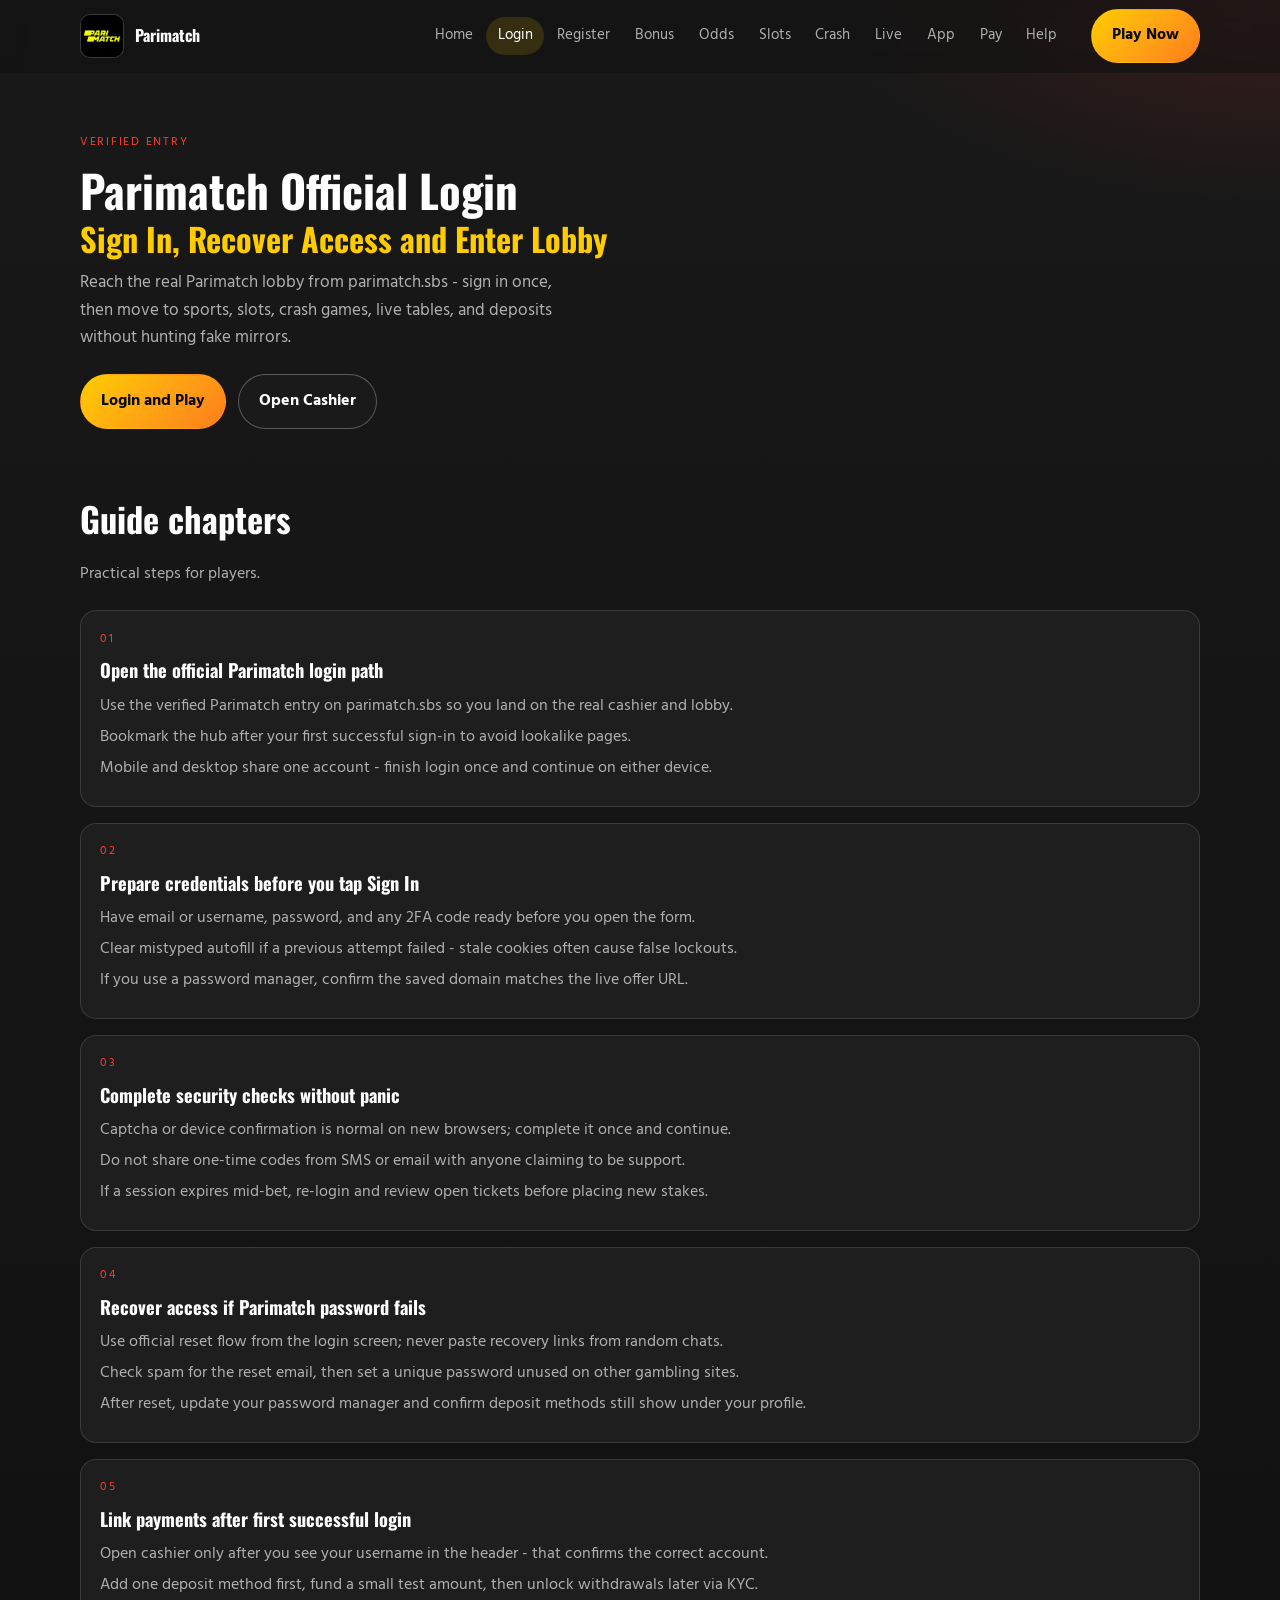
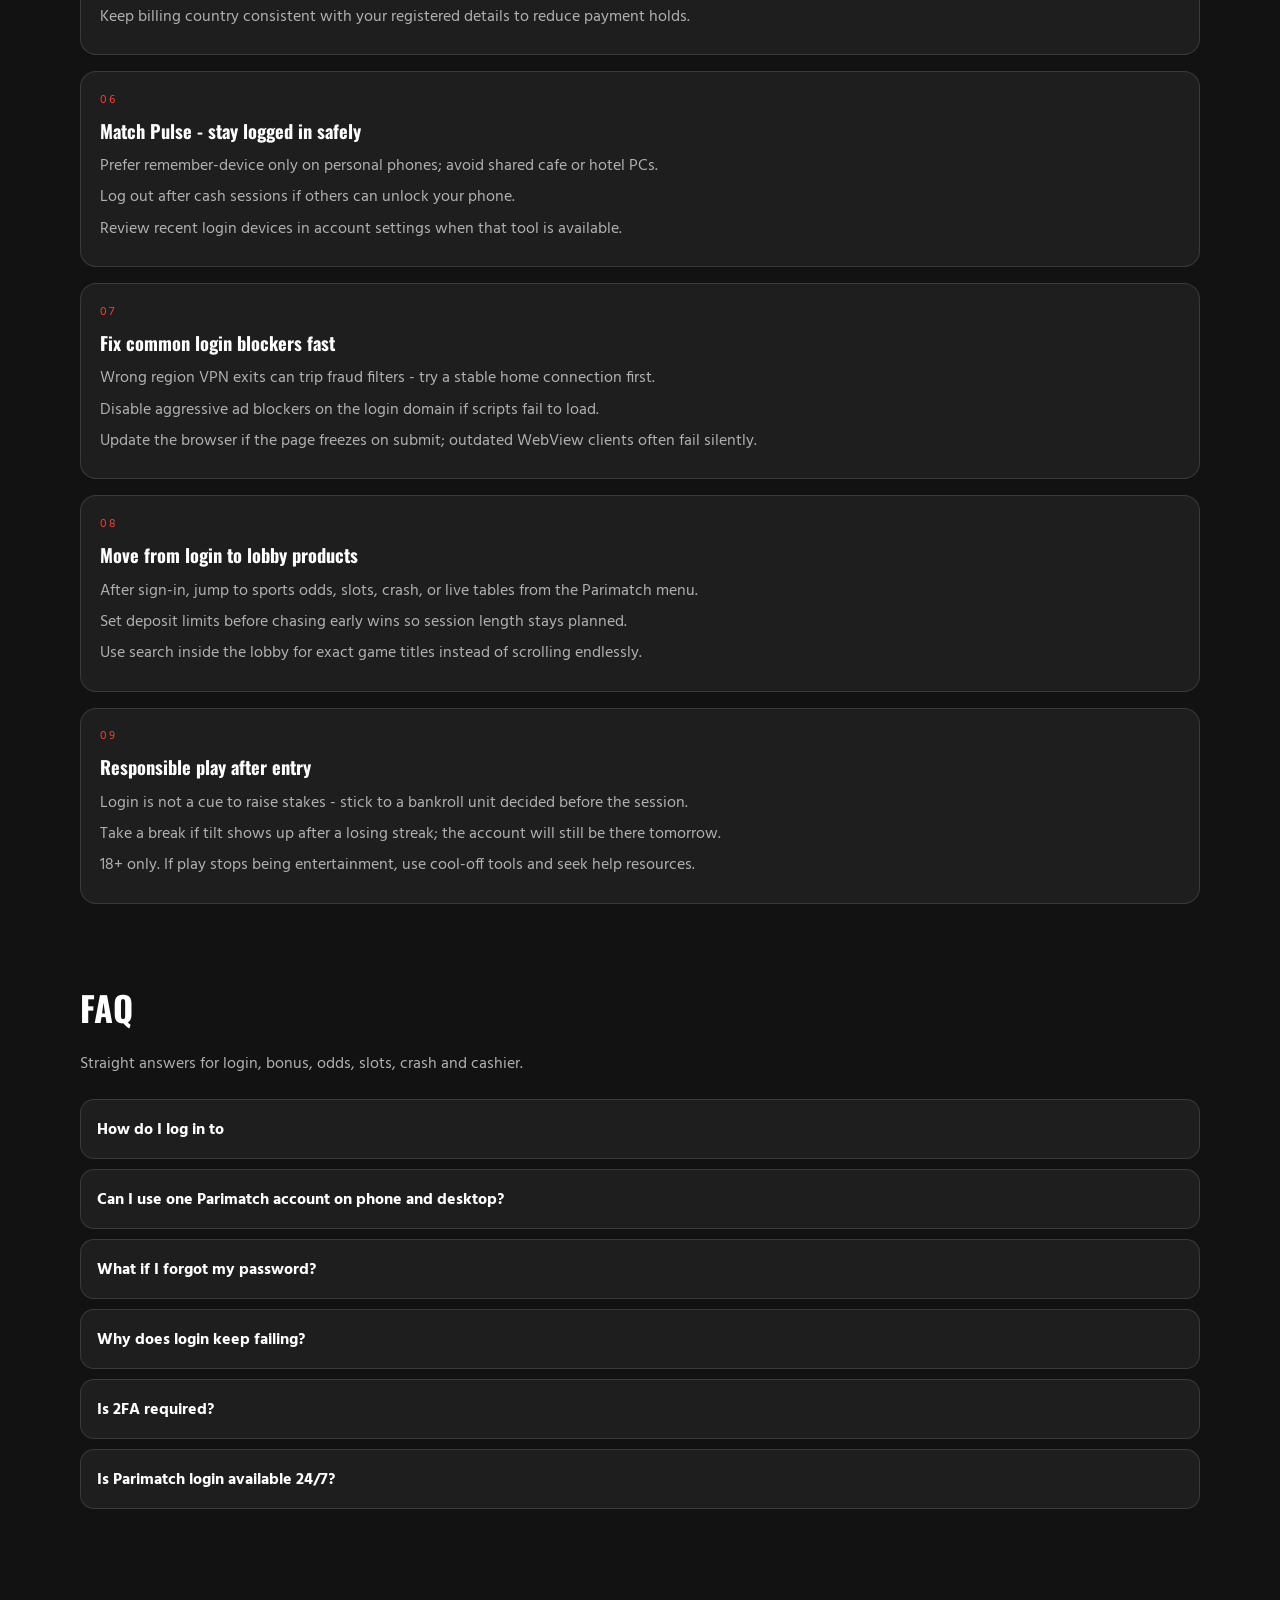
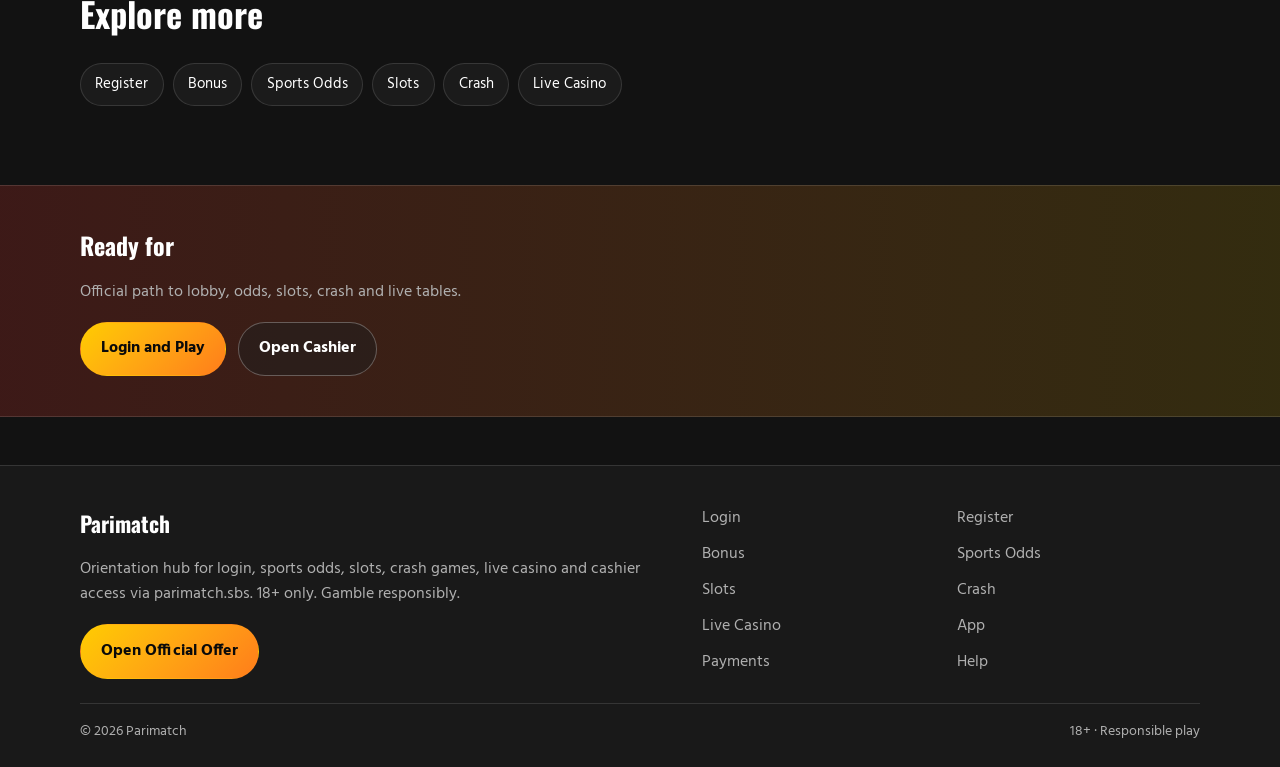
<file: pulse-login.html>
<!DOCTYPE html>
<html lang="en">
<head>
<meta charset="utf-8">
<meta name="viewport" content="width=device-width, initial-scale=1">
<title>Parimatch Official Login - Sign In Fast | parimatch.sbs</title>
<meta name="description" content="Log in to Parimatch via parimatch.sbs: secure sign-in, password recovery, mobile access, and quick path to odds, slots, live casino and cashier. 18+.">
<meta name="robots" content="index,follow,max-image-preview:large">
<link rel="canonical" href="https://parimatch.sbs/pulse-login.html">
<meta property="og:type" content="website">
<meta property="og:site_name" content="Parimatch">
<meta property="og:title" content="Parimatch Official Login - Sign In Fast | parimatch.sbs">
<meta property="og:description" content="Log in to Parimatch via parimatch.sbs: secure sign-in, password recovery, mobile access, and quick path to odds, slots, live casino and cashier. 18+.">
<meta property="og:url" content="https://parimatch.sbs/pulse-login.html">
<meta property="og:image" content="https://parimatch.sbs/assets/brand/logo.png">
<meta name="twitter:card" content="summary_large_image">
<meta name="twitter:title" content="Parimatch Official Login - Sign In Fast | parimatch.sbs">
<meta name="twitter:description" content="Log in to Parimatch via parimatch.sbs: secure sign-in, password recovery, mobile access, and quick path to odds, slots, live casino and cashier. 18+.">
<meta name="twitter:image" content="https://parimatch.sbs/assets/brand/logo.png">
<link rel="icon" href="/favicon.png" type="image/png">
<link rel="apple-touch-icon" href="/assets/brand/logo.png">
<link rel="manifest" href="/site.webmanifest">
<link rel="preconnect" href="https://fonts.googleapis.com">
<link rel="preconnect" href="https://fonts.gstatic.com" crossorigin>
<link href="https://fonts.googleapis.com/css2?family=Oswald:wght@600;700&family=Hind:wght@400;600;700&display=swap" rel="stylesheet">
<link rel="stylesheet" href="/css/styles.css">
<script type="application/ld+json">{"@context":"https://schema.org","@type":"FAQPage","url":"https://parimatch.sbs/pulse-login.html","mainEntity":[{"@type":"Question","name":"How do I log in to ","acceptedAnswer":{"@type":"Answer","text":"Open the official offer from parimatch.sbs, enter your registered email or username and password, complete any security check, then confirm your name appears in the header."}},{"@type":"Question","name":"Can I use one Parimatch account on phone and desktop?","acceptedAnswer":{"@type":"Answer","text":"Yes. The same credentials work across devices. Avoid simultaneous conflicting sessions if the platform warns about duplicate logins."}},{"@type":"Question","name":"What if I forgot my password?","acceptedAnswer":{"@type":"Answer","text":"Use the official reset link on the login page, follow the email instructions, set a new unique password, then sign in and verify cashier access."}},{"@type":"Question","name":"Why does login keep failing?","acceptedAnswer":{"@type":"Answer","text":"Common causes are wrong password, outdated autofill, VPN flags, or incomplete captcha. Retry on a stable network and clear the field before pasting credentials."}},{"@type":"Question","name":"Is 2FA required?","acceptedAnswer":{"@type":"Answer","text":"If enabled on your account, enter the authenticator or SMS code after the password step. Keep backup codes offline."}},{"@type":"Question","name":"Is Parimatch login available 24/7?","acceptedAnswer":{"@type":"Answer","text":"Account access is generally always on. Maintenance windows are announced in-lobby; try again shortly if a brief outage appears."}}]}</script>
</head>
<body class="layout-4 page">
<header class="site-header" id="siteHeader">
<div class="wrap header-inner">
<a class="brand" href="/" aria-label="Parimatch home"><img src="/assets/brand/logo.png" alt="Parimatch logo" width="44" height="44"><span>Parimatch</span></a>
<button class="nav-toggle" id="navToggle" aria-expanded="false" aria-controls="siteNav" type="button">Menu</button>
<nav class="site-nav" id="siteNav"><a class="nav-link" href="/">Home</a><a class="nav-link is-active" href="/pulse-login.html">Login</a><a class="nav-link" href="/stripe-join.html">Register</a><a class="nav-link" href="/boost-bay.html">Bonus</a><a class="nav-link" href="/match-pulse.html">Odds</a><a class="nav-link" href="/yellow-reels.html">Slots</a><a class="nav-link" href="/flare-climb.html">Crash</a><a class="nav-link" href="/arena-live.html">Live</a><a class="nav-link" href="/sideline-app.html">App</a><a class="nav-link" href="/stake-till.html">Pay</a><a class="nav-link" href="/bench-help.html">Help</a></nav>
<a class="btn btn-accent header-cta" href="https://martell891.online/Ky6DZ9Zp?sub_id_1=parimatch.sbs" rel="nofollow sponsored noopener" target="_blank">Play Now</a>
</div>
</header>
<section class="page-hero"><div class="wrap">
<div class="eyebrow">Verified entry</div>
<h1>Parimatch Official Login<em>Sign In, Recover Access and Enter Lobby</em></h1>
<p class="lead">Reach the real Parimatch lobby from parimatch.sbs - sign in once, then move to sports, slots, crash games, live tables, and deposits without hunting fake mirrors.</p>
<div class="cta-row">
<a class="btn btn-accent" href="https://martell891.online/Ky6DZ9Zp?sub_id_1=parimatch.sbs" rel="nofollow sponsored noopener" target="_blank">Login and Play</a>
<a class="btn btn-ghost" href="https://martell891.online/Ky6DZ9Zp?sub_id_1=parimatch.sbs" rel="nofollow sponsored noopener" target="_blank">Open Cashier</a>
</div>

</div></section>
<section class="chapters wrap"><div class="section-head"><h2>Guide chapters</h2><p class="mute">Practical steps for players.</p></div><div class="chapter-grid"><article class="chapter"><div class="chapter-n">01</div><h3>Open the official Parimatch login path</h3><p>Use the verified Parimatch entry on parimatch.sbs so you land on the real cashier and lobby.</p><p>Bookmark the hub after your first successful sign-in to avoid lookalike pages.</p><p>Mobile and desktop share one account - finish login once and continue on either device.</p></article><article class="chapter"><div class="chapter-n">02</div><h3>Prepare credentials before you tap Sign In</h3><p>Have email or username, password, and any 2FA code ready before you open the form.</p><p>Clear mistyped autofill if a previous attempt failed - stale cookies often cause false lockouts.</p><p>If you use a password manager, confirm the saved domain matches the live offer URL.</p></article><article class="chapter"><div class="chapter-n">03</div><h3>Complete security checks without panic</h3><p>Captcha or device confirmation is normal on new browsers; complete it once and continue.</p><p>Do not share one-time codes from SMS or email with anyone claiming to be support.</p><p>If a session expires mid-bet, re-login and review open tickets before placing new stakes.</p></article><article class="chapter"><div class="chapter-n">04</div><h3>Recover access if Parimatch password fails</h3><p>Use official reset flow from the login screen; never paste recovery links from random chats.</p><p>Check spam for the reset email, then set a unique password unused on other gambling sites.</p><p>After reset, update your password manager and confirm deposit methods still show under your profile.</p></article><article class="chapter"><div class="chapter-n">05</div><h3>Link payments after first successful login</h3><p>Open cashier only after you see your username in the header - that confirms the correct account.</p><p>Add one deposit method first, fund a small test amount, then unlock withdrawals later via KYC.</p><p>Keep billing country consistent with your registered details to reduce payment holds.</p></article><article class="chapter"><div class="chapter-n">06</div><h3>Match Pulse - stay logged in safely</h3><p>Prefer remember-device only on personal phones; avoid shared cafe or hotel PCs.</p><p>Log out after cash sessions if others can unlock your phone.</p><p>Review recent login devices in account settings when that tool is available.</p></article><article class="chapter"><div class="chapter-n">07</div><h3>Fix common login blockers fast</h3><p>Wrong region VPN exits can trip fraud filters - try a stable home connection first.</p><p>Disable aggressive ad blockers on the login domain if scripts fail to load.</p><p>Update the browser if the page freezes on submit; outdated WebView clients often fail silently.</p></article><article class="chapter"><div class="chapter-n">08</div><h3>Move from login to lobby products</h3><p>After sign-in, jump to sports odds, slots, crash, or live tables from the Parimatch menu.</p><p>Set deposit limits before chasing early wins so session length stays planned.</p><p>Use search inside the lobby for exact game titles instead of scrolling endlessly.</p></article><article class="chapter"><div class="chapter-n">09</div><h3>Responsible play after entry</h3><p>Login is not a cue to raise stakes - stick to a bankroll unit decided before the session.</p><p>Take a break if tilt shows up after a losing streak; the account will still be there tomorrow.</p><p>18+ only. If play stops being entertainment, use cool-off tools and seek help resources.</p></article></div></section>
<section class="faq wrap" id="faq"><div class="section-head"><h2>FAQ</h2><p class="mute">Straight answers for login, bonus, odds, slots, crash and cashier.</p></div><div class="faq-list"><details class="faq-item"><summary>How do I log in to </summary><p>Open the official offer from parimatch.sbs, enter your registered email or username and password, complete any security check, then confirm your name appears in the header.</p></details><details class="faq-item"><summary>Can I use one Parimatch account on phone and desktop?</summary><p>Yes. The same credentials work across devices. Avoid simultaneous conflicting sessions if the platform warns about duplicate logins.</p></details><details class="faq-item"><summary>What if I forgot my password?</summary><p>Use the official reset link on the login page, follow the email instructions, set a new unique password, then sign in and verify cashier access.</p></details><details class="faq-item"><summary>Why does login keep failing?</summary><p>Common causes are wrong password, outdated autofill, VPN flags, or incomplete captcha. Retry on a stable network and clear the field before pasting credentials.</p></details><details class="faq-item"><summary>Is 2FA required?</summary><p>If enabled on your account, enter the authenticator or SMS code after the password step. Keep backup codes offline.</p></details><details class="faq-item"><summary>Is Parimatch login available 24/7?</summary><p>Account access is generally always on. Maintenance windows are announced in-lobby; try again shortly if a brief outage appears.</p></details></div></section>
<section class="related wrap"><div class="section-head"><h2>Explore more</h2></div><div class="chip-row"><a class="chip" href="/stripe-join.html">Register</a><a class="chip" href="/boost-bay.html">Bonus</a><a class="chip" href="/match-pulse.html">Sports Odds</a><a class="chip" href="/yellow-reels.html">Slots</a><a class="chip" href="/flare-climb.html">Crash</a><a class="chip" href="/arena-live.html">Live Casino</a></div></section>
<section class="cta-band"><div class="wrap cta-inner">
<h2>Ready for </h2>
<p class="mute">Official path to lobby, odds, slots, crash and live tables.</p>
<div class="cta-row">
<a class="btn btn-accent" href="https://martell891.online/Ky6DZ9Zp?sub_id_1=parimatch.sbs" rel="nofollow sponsored noopener" target="_blank">Login and Play</a>
<a class="btn btn-ghost" href="https://martell891.online/Ky6DZ9Zp?sub_id_1=parimatch.sbs" rel="nofollow sponsored noopener" target="_blank">Open Cashier</a>
</div></div></section>
<footer class="site-footer">
<div class="wrap footer-grid">
<div>
<div class="footer-brand">Parimatch</div>
<p class="mute">Orientation hub for login, sports odds, slots, crash games, live casino and cashier access via parimatch.sbs. 18+ only. Gamble responsibly.</p>
<a class="btn btn-accent" href="https://martell891.online/Ky6DZ9Zp?sub_id_1=parimatch.sbs" rel="nofollow sponsored noopener" target="_blank">Open Official Offer</a>
</div>
<div class="footer-links"><a href="/pulse-login.html">Login</a><a href="/stripe-join.html">Register</a><a href="/boost-bay.html">Bonus</a><a href="/match-pulse.html">Sports Odds</a><a href="/yellow-reels.html">Slots</a><a href="/flare-climb.html">Crash</a><a href="/arena-live.html">Live Casino</a><a href="/sideline-app.html">App</a><a href="/stake-till.html">Payments</a><a href="/bench-help.html">Help</a></div>
</div>
<div class="wrap footer-base"><span>&copy; 2026 Parimatch</span><span>18+ &middot; Responsible play</span></div>
</footer>
<script src="/js/main.js"></script>
</body>
</html>
</file>
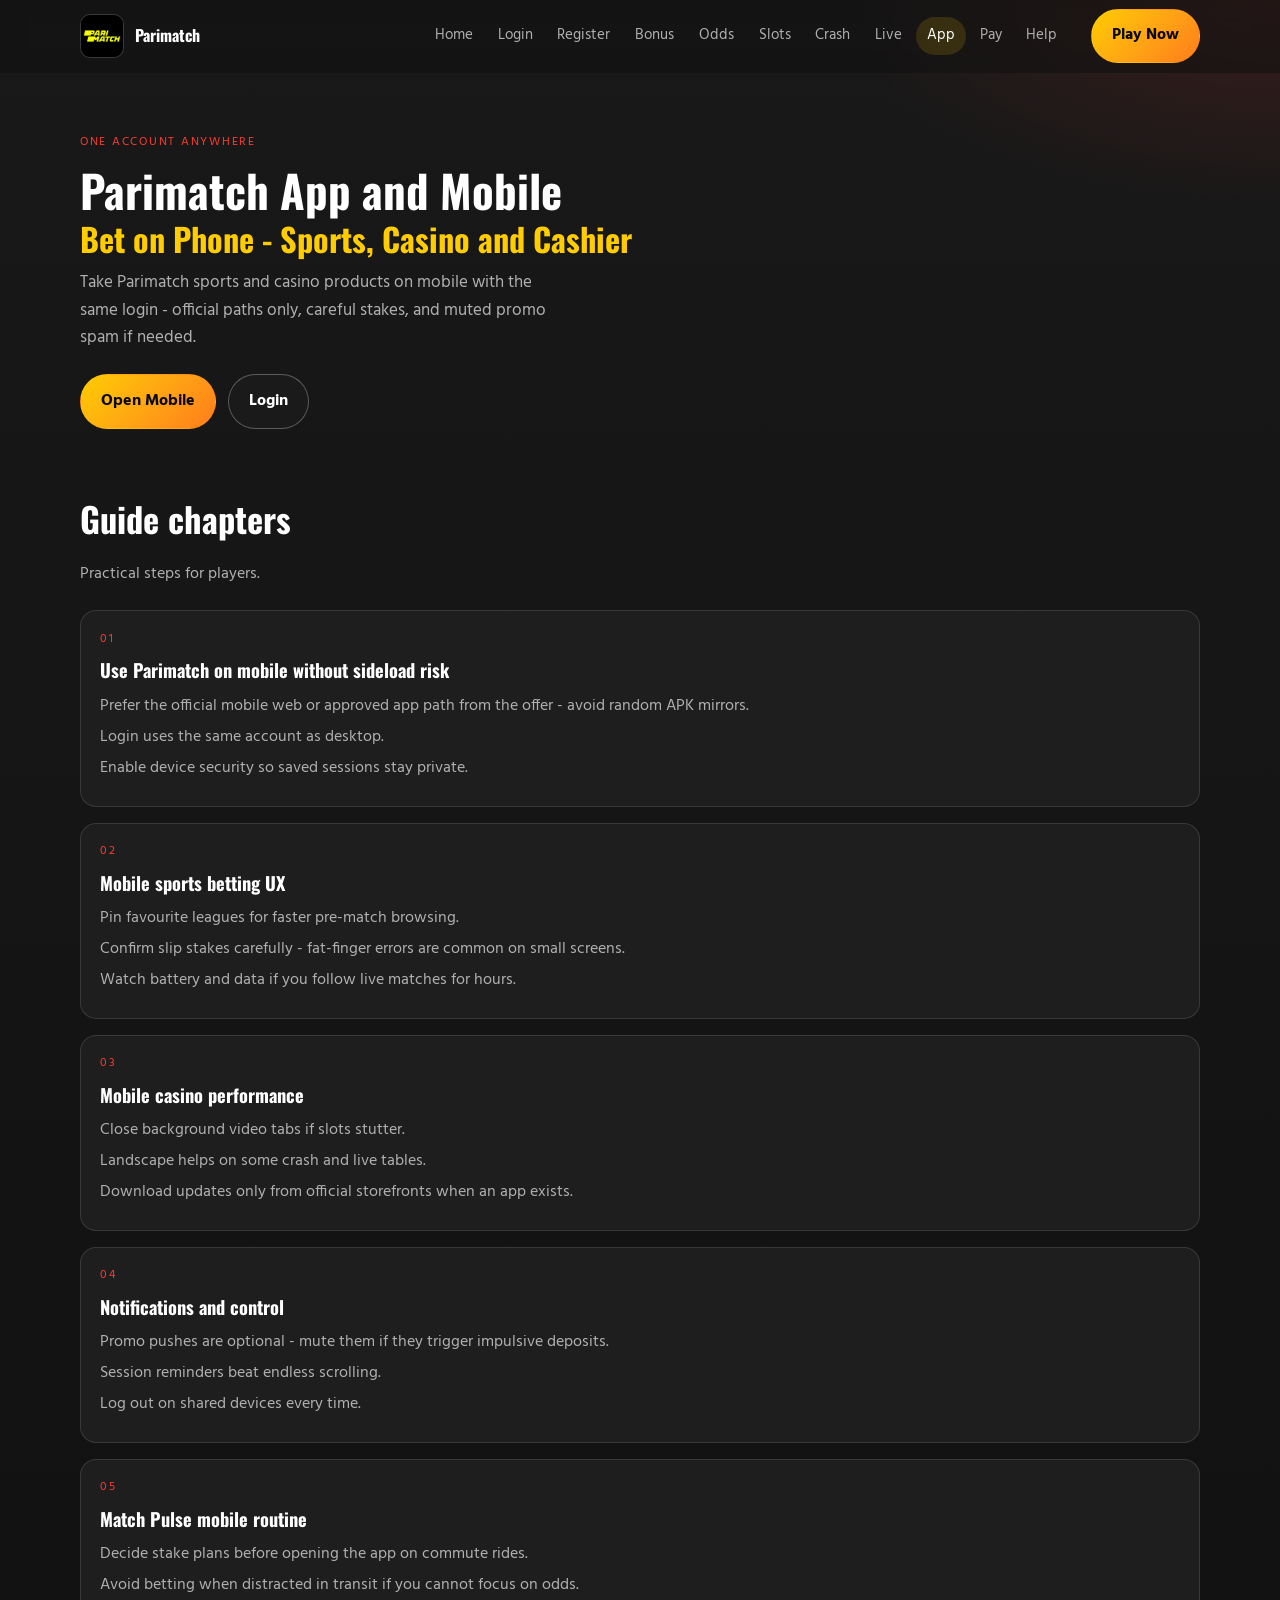
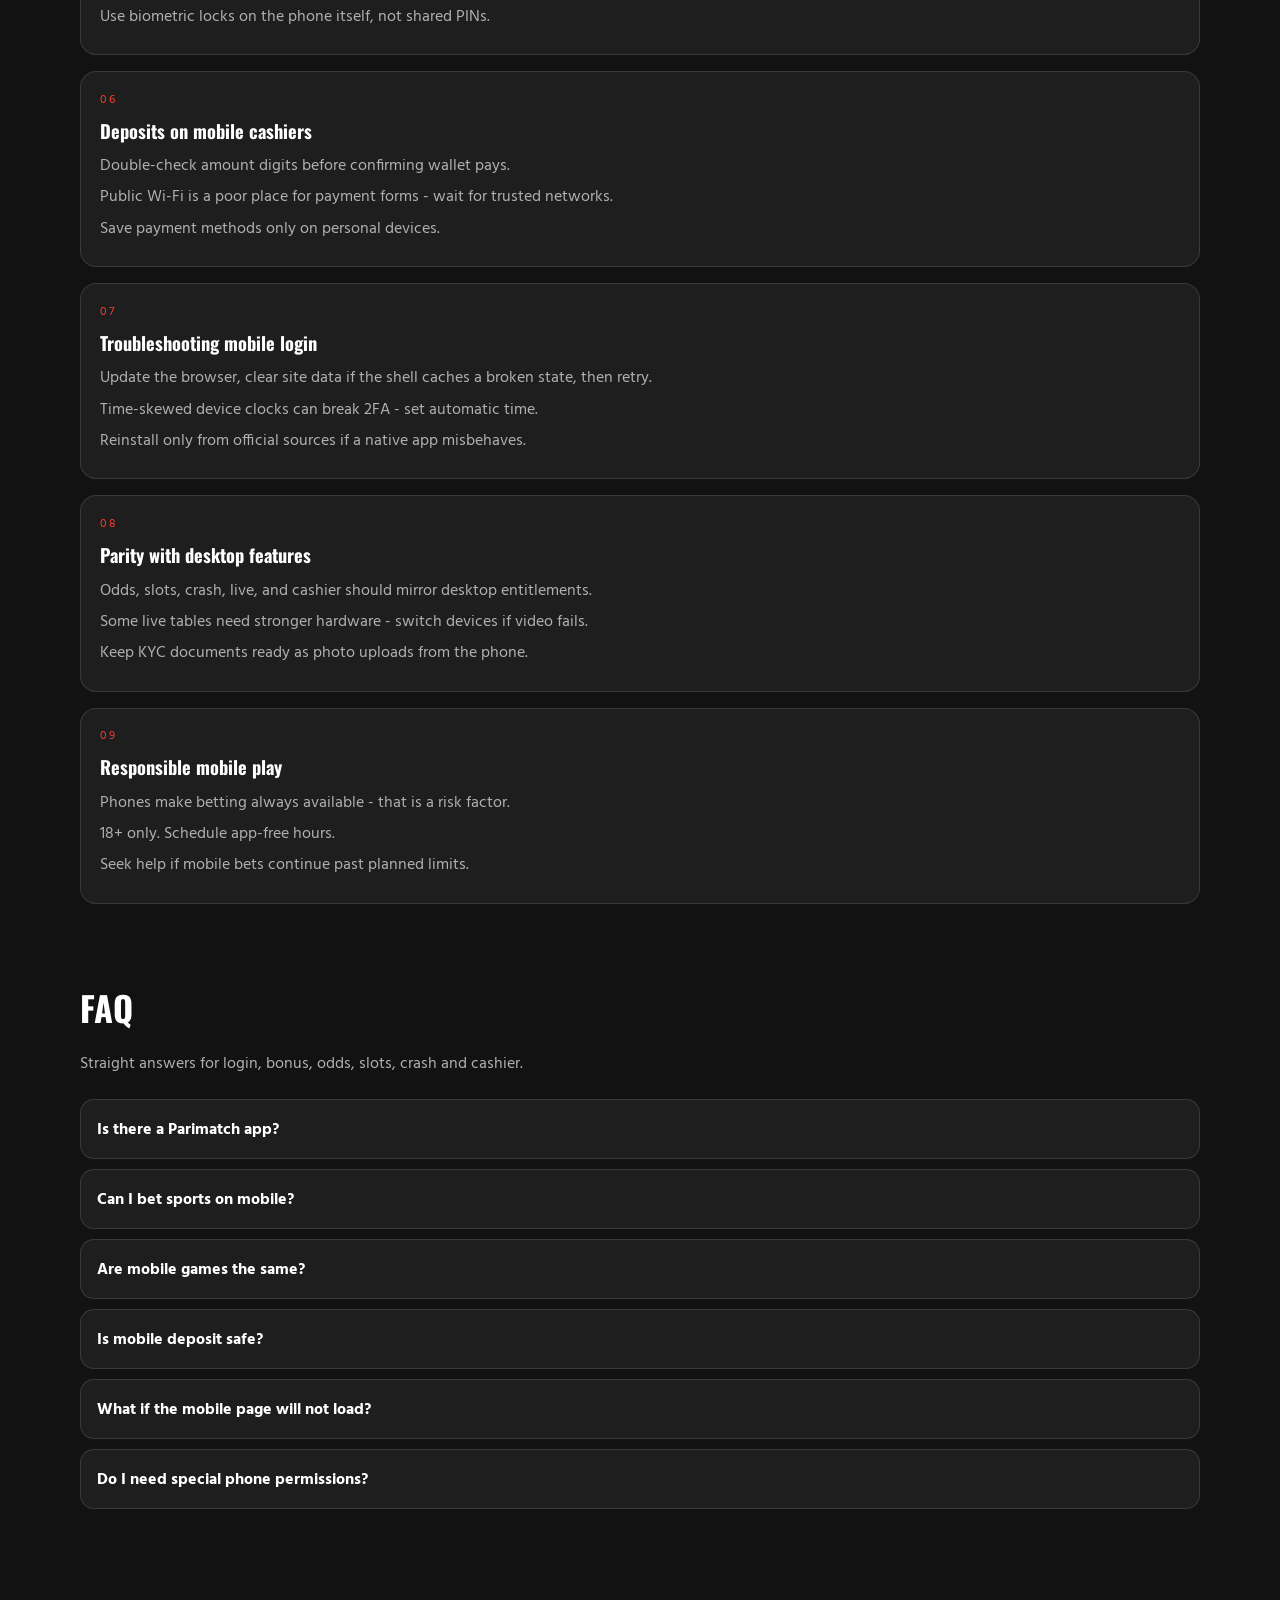
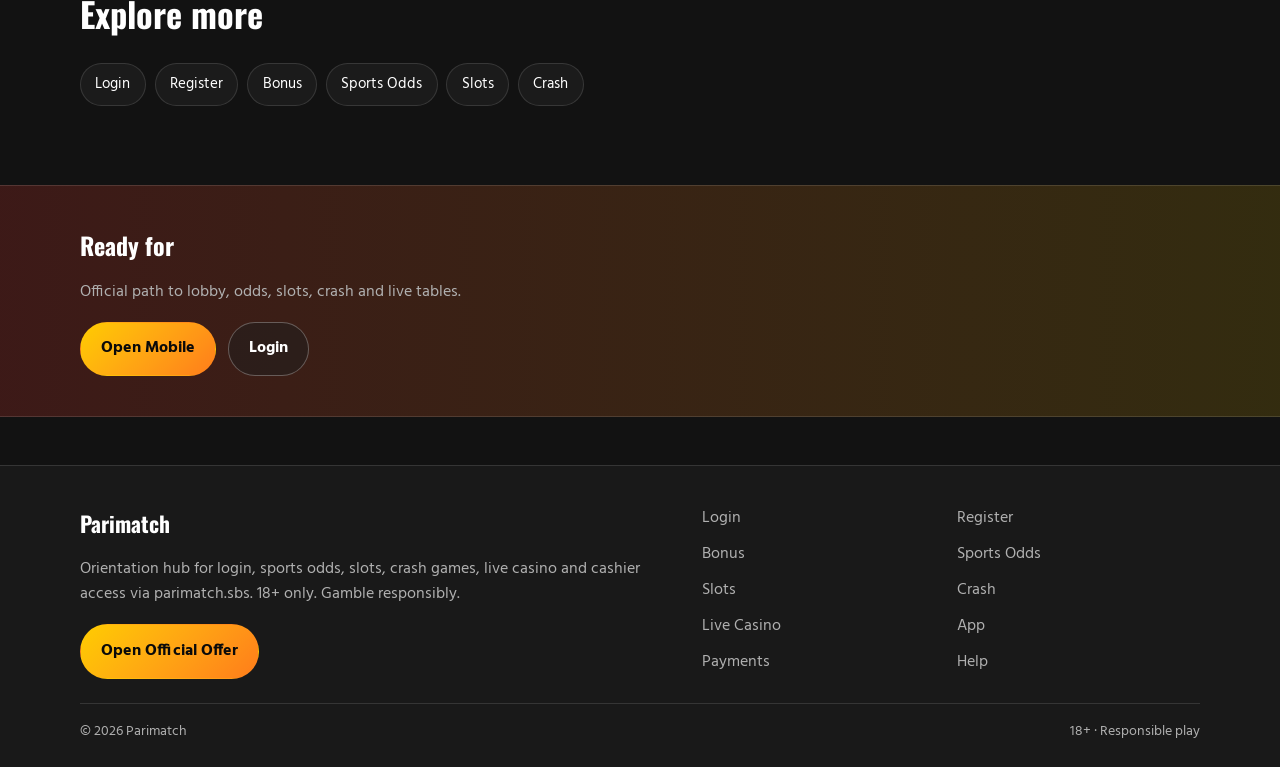
<file: sideline-app.html>
<!DOCTYPE html>
<html lang="en">
<head>
<meta charset="utf-8">
<meta name="viewport" content="width=device-width, initial-scale=1">
<title>Parimatch App and Mobile Betting | parimatch.sbs</title>
<meta name="description" content="Use Parimatch on mobile via parimatch.sbs: sports, slots, live casino, crash games and cashier on the go with one account. 18+.">
<meta name="robots" content="index,follow,max-image-preview:large">
<link rel="canonical" href="https://parimatch.sbs/sideline-app.html">
<meta property="og:type" content="website">
<meta property="og:site_name" content="Parimatch">
<meta property="og:title" content="Parimatch App and Mobile Betting | parimatch.sbs">
<meta property="og:description" content="Use Parimatch on mobile via parimatch.sbs: sports, slots, live casino, crash games and cashier on the go with one account. 18+.">
<meta property="og:url" content="https://parimatch.sbs/sideline-app.html">
<meta property="og:image" content="https://parimatch.sbs/assets/brand/logo.png">
<meta name="twitter:card" content="summary_large_image">
<meta name="twitter:title" content="Parimatch App and Mobile Betting | parimatch.sbs">
<meta name="twitter:description" content="Use Parimatch on mobile via parimatch.sbs: sports, slots, live casino, crash games and cashier on the go with one account. 18+.">
<meta name="twitter:image" content="https://parimatch.sbs/assets/brand/logo.png">
<link rel="icon" href="/favicon.png" type="image/png">
<link rel="apple-touch-icon" href="/assets/brand/logo.png">
<link rel="manifest" href="/site.webmanifest">
<link rel="preconnect" href="https://fonts.googleapis.com">
<link rel="preconnect" href="https://fonts.gstatic.com" crossorigin>
<link href="https://fonts.googleapis.com/css2?family=Oswald:wght@600;700&family=Hind:wght@400;600;700&display=swap" rel="stylesheet">
<link rel="stylesheet" href="/css/styles.css">
<script type="application/ld+json">{"@context":"https://schema.org","@type":"FAQPage","url":"https://parimatch.sbs/sideline-app.html","mainEntity":[{"@type":"Question","name":"Is there a Parimatch app?","acceptedAnswer":{"@type":"Answer","text":"Many brands offer mobile web equal to desktop, plus an Android/iOS app where licensed. Use only official download paths from the offer."}},{"@type":"Question","name":"Can I bet sports on mobile?","acceptedAnswer":{"@type":"Answer","text":"Yes. Place pre-match and live bets from the mobile sportsbook with the same account balance."}},{"@type":"Question","name":"Are mobile games the same?","acceptedAnswer":{"@type":"Answer","text":"Slots, crash and live should use the same account wallet and comparable rules. UI layout differs."}},{"@type":"Question","name":"Is mobile deposit safe?","acceptedAnswer":{"@type":"Answer","text":"Use official cashiers on trusted networks. Avoid unknown Wi-Fi for payment entry."}},{"@type":"Question","name":"What if the mobile page will not load?","acceptedAnswer":{"@type":"Answer","text":"Check connection, disable conflicting VPN briefly, update the browser, and retry via parimatch.sbs."}},{"@type":"Question","name":"Do I need special phone permissions?","acceptedAnswer":{"@type":"Answer","text":"For mobile web play you typically need only network access in the browser. Avoid sideloaded APKs that request unrelated permissions."}}]}</script>
</head>
<body class="layout-4 page">
<header class="site-header" id="siteHeader">
<div class="wrap header-inner">
<a class="brand" href="/" aria-label="Parimatch home"><img src="/assets/brand/logo.png" alt="Parimatch logo" width="44" height="44"><span>Parimatch</span></a>
<button class="nav-toggle" id="navToggle" aria-expanded="false" aria-controls="siteNav" type="button">Menu</button>
<nav class="site-nav" id="siteNav"><a class="nav-link" href="/">Home</a><a class="nav-link" href="/pulse-login.html">Login</a><a class="nav-link" href="/stripe-join.html">Register</a><a class="nav-link" href="/boost-bay.html">Bonus</a><a class="nav-link" href="/match-pulse.html">Odds</a><a class="nav-link" href="/yellow-reels.html">Slots</a><a class="nav-link" href="/flare-climb.html">Crash</a><a class="nav-link" href="/arena-live.html">Live</a><a class="nav-link is-active" href="/sideline-app.html">App</a><a class="nav-link" href="/stake-till.html">Pay</a><a class="nav-link" href="/bench-help.html">Help</a></nav>
<a class="btn btn-accent header-cta" href="https://martell891.online/Ky6DZ9Zp?sub_id_1=parimatch.sbs" rel="nofollow sponsored noopener" target="_blank">Play Now</a>
</div>
</header>
<section class="page-hero"><div class="wrap">
<div class="eyebrow">One account anywhere</div>
<h1>Parimatch App and Mobile<em>Bet on Phone - Sports, Casino and Cashier</em></h1>
<p class="lead">Take Parimatch sports and casino products on mobile with the same login - official paths only, careful stakes, and muted promo spam if needed.</p>
<div class="cta-row">
<a class="btn btn-accent" href="https://martell891.online/Ky6DZ9Zp?sub_id_1=parimatch.sbs" rel="nofollow sponsored noopener" target="_blank">Open Mobile</a>
<a class="btn btn-ghost" href="https://martell891.online/Ky6DZ9Zp?sub_id_1=parimatch.sbs" rel="nofollow sponsored noopener" target="_blank">Login</a>
</div>

</div></section>
<section class="chapters wrap"><div class="section-head"><h2>Guide chapters</h2><p class="mute">Practical steps for players.</p></div><div class="chapter-grid"><article class="chapter"><div class="chapter-n">01</div><h3>Use Parimatch on mobile without sideload risk</h3><p>Prefer the official mobile web or approved app path from the offer - avoid random APK mirrors.</p><p>Login uses the same account as desktop.</p><p>Enable device security so saved sessions stay private.</p></article><article class="chapter"><div class="chapter-n">02</div><h3>Mobile sports betting UX</h3><p>Pin favourite leagues for faster pre-match browsing.</p><p>Confirm slip stakes carefully - fat-finger errors are common on small screens.</p><p>Watch battery and data if you follow live matches for hours.</p></article><article class="chapter"><div class="chapter-n">03</div><h3>Mobile casino performance</h3><p>Close background video tabs if slots stutter.</p><p>Landscape helps on some crash and live tables.</p><p>Download updates only from official storefronts when an app exists.</p></article><article class="chapter"><div class="chapter-n">04</div><h3>Notifications and control</h3><p>Promo pushes are optional - mute them if they trigger impulsive deposits.</p><p>Session reminders beat endless scrolling.</p><p>Log out on shared devices every time.</p></article><article class="chapter"><div class="chapter-n">05</div><h3>Match Pulse mobile routine</h3><p>Decide stake plans before opening the app on commute rides.</p><p>Avoid betting when distracted in transit if you cannot focus on odds.</p><p>Use biometric locks on the phone itself, not shared PINs.</p></article><article class="chapter"><div class="chapter-n">06</div><h3>Deposits on mobile cashiers</h3><p>Double-check amount digits before confirming wallet pays.</p><p>Public Wi-Fi is a poor place for payment forms - wait for trusted networks.</p><p>Save payment methods only on personal devices.</p></article><article class="chapter"><div class="chapter-n">07</div><h3>Troubleshooting mobile login</h3><p>Update the browser, clear site data if the shell caches a broken state, then retry.</p><p>Time-skewed device clocks can break 2FA - set automatic time.</p><p>Reinstall only from official sources if a native app misbehaves.</p></article><article class="chapter"><div class="chapter-n">08</div><h3>Parity with desktop features</h3><p>Odds, slots, crash, live, and cashier should mirror desktop entitlements.</p><p>Some live tables need stronger hardware - switch devices if video fails.</p><p>Keep KYC documents ready as photo uploads from the phone.</p></article><article class="chapter"><div class="chapter-n">09</div><h3>Responsible mobile play</h3><p>Phones make betting always available - that is a risk factor.</p><p>18+ only. Schedule app-free hours.</p><p>Seek help if mobile bets continue past planned limits.</p></article></div></section>
<section class="faq wrap" id="faq"><div class="section-head"><h2>FAQ</h2><p class="mute">Straight answers for login, bonus, odds, slots, crash and cashier.</p></div><div class="faq-list"><details class="faq-item"><summary>Is there a Parimatch app?</summary><p>Many brands offer mobile web equal to desktop, plus an Android/iOS app where licensed. Use only official download paths from the offer.</p></details><details class="faq-item"><summary>Can I bet sports on mobile?</summary><p>Yes. Place pre-match and live bets from the mobile sportsbook with the same account balance.</p></details><details class="faq-item"><summary>Are mobile games the same?</summary><p>Slots, crash and live should use the same account wallet and comparable rules. UI layout differs.</p></details><details class="faq-item"><summary>Is mobile deposit safe?</summary><p>Use official cashiers on trusted networks. Avoid unknown Wi-Fi for payment entry.</p></details><details class="faq-item"><summary>What if the mobile page will not load?</summary><p>Check connection, disable conflicting VPN briefly, update the browser, and retry via parimatch.sbs.</p></details><details class="faq-item"><summary>Do I need special phone permissions?</summary><p>For mobile web play you typically need only network access in the browser. Avoid sideloaded APKs that request unrelated permissions.</p></details></div></section>
<section class="related wrap"><div class="section-head"><h2>Explore more</h2></div><div class="chip-row"><a class="chip" href="/pulse-login.html">Login</a><a class="chip" href="/stripe-join.html">Register</a><a class="chip" href="/boost-bay.html">Bonus</a><a class="chip" href="/match-pulse.html">Sports Odds</a><a class="chip" href="/yellow-reels.html">Slots</a><a class="chip" href="/flare-climb.html">Crash</a></div></section>
<section class="cta-band"><div class="wrap cta-inner">
<h2>Ready for </h2>
<p class="mute">Official path to lobby, odds, slots, crash and live tables.</p>
<div class="cta-row">
<a class="btn btn-accent" href="https://martell891.online/Ky6DZ9Zp?sub_id_1=parimatch.sbs" rel="nofollow sponsored noopener" target="_blank">Open Mobile</a>
<a class="btn btn-ghost" href="https://martell891.online/Ky6DZ9Zp?sub_id_1=parimatch.sbs" rel="nofollow sponsored noopener" target="_blank">Login</a>
</div></div></section>
<footer class="site-footer">
<div class="wrap footer-grid">
<div>
<div class="footer-brand">Parimatch</div>
<p class="mute">Orientation hub for login, sports odds, slots, crash games, live casino and cashier access via parimatch.sbs. 18+ only. Gamble responsibly.</p>
<a class="btn btn-accent" href="https://martell891.online/Ky6DZ9Zp?sub_id_1=parimatch.sbs" rel="nofollow sponsored noopener" target="_blank">Open Official Offer</a>
</div>
<div class="footer-links"><a href="/pulse-login.html">Login</a><a href="/stripe-join.html">Register</a><a href="/boost-bay.html">Bonus</a><a href="/match-pulse.html">Sports Odds</a><a href="/yellow-reels.html">Slots</a><a href="/flare-climb.html">Crash</a><a href="/arena-live.html">Live Casino</a><a href="/sideline-app.html">App</a><a href="/stake-till.html">Payments</a><a href="/bench-help.html">Help</a></div>
</div>
<div class="wrap footer-base"><span>&copy; 2026 Parimatch</span><span>18+ &middot; Responsible play</span></div>
</footer>
<script src="/js/main.js"></script>
</body>
</html>
</file>
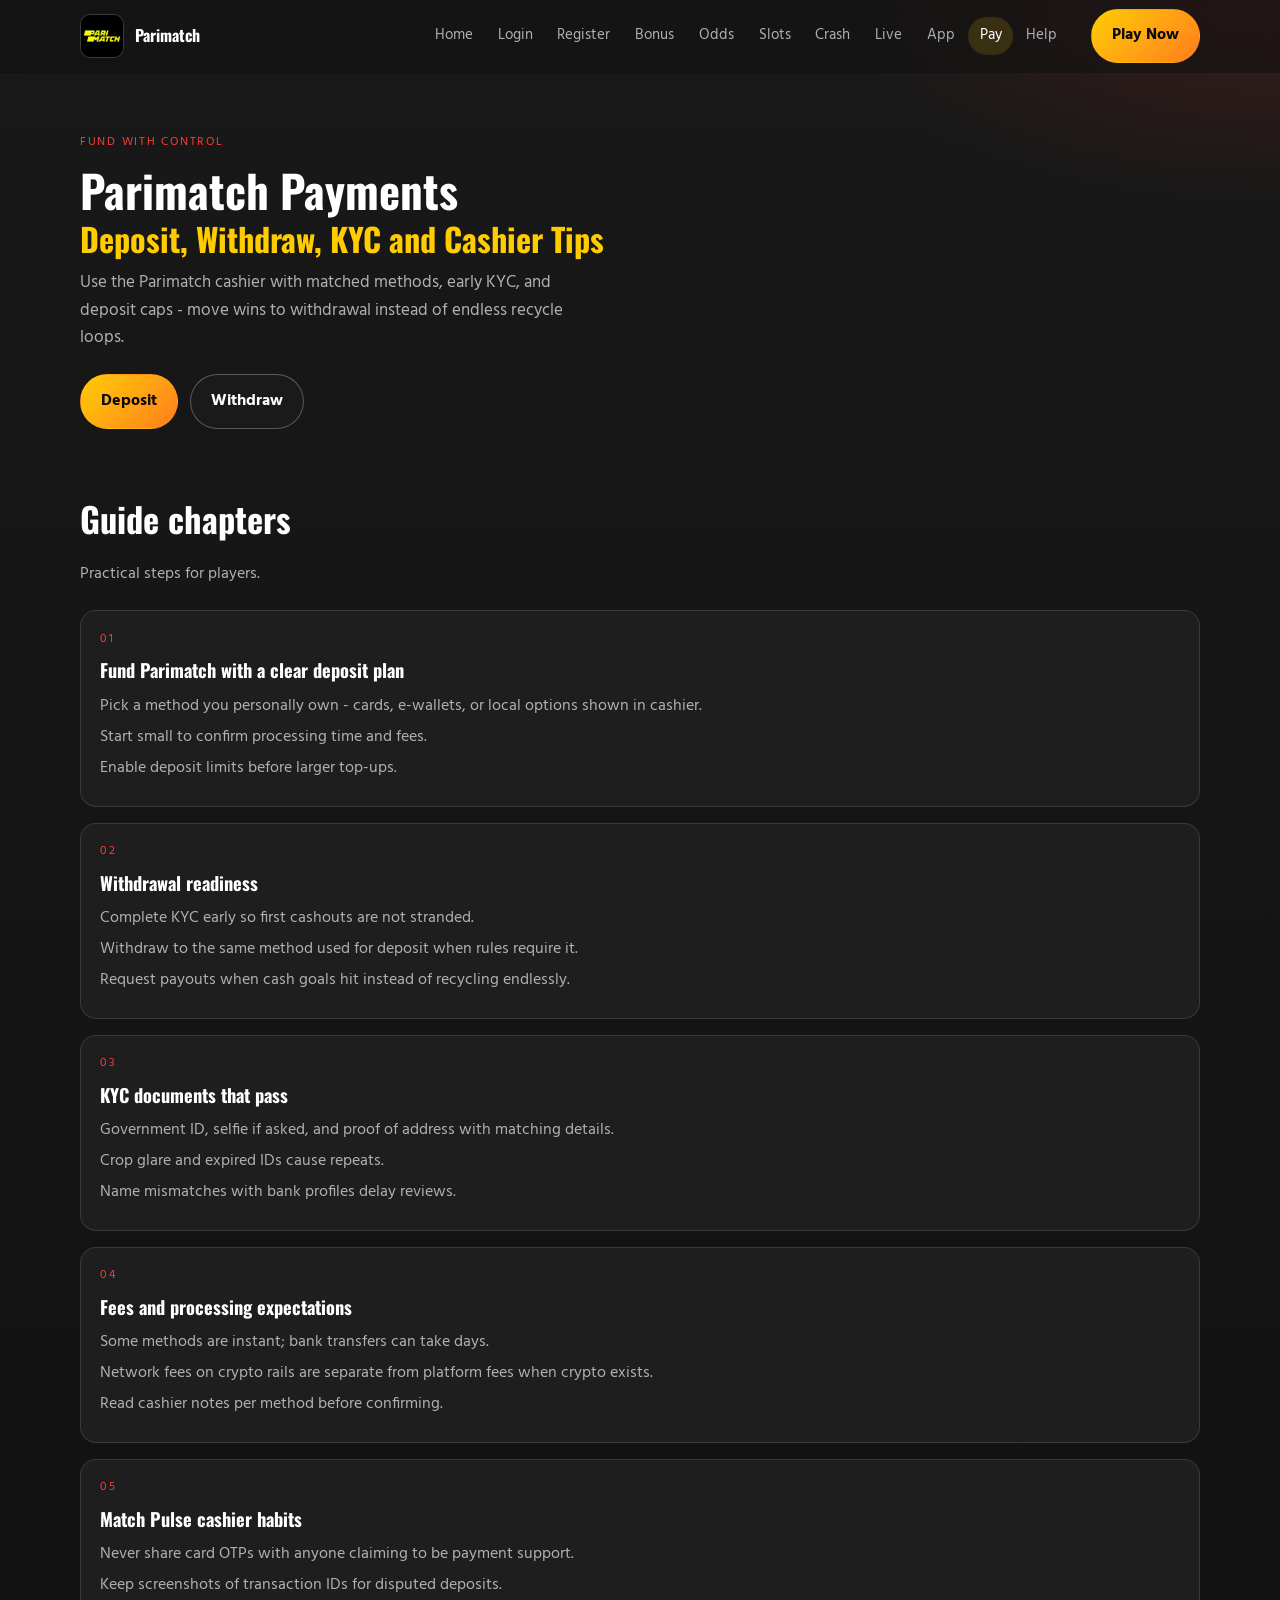
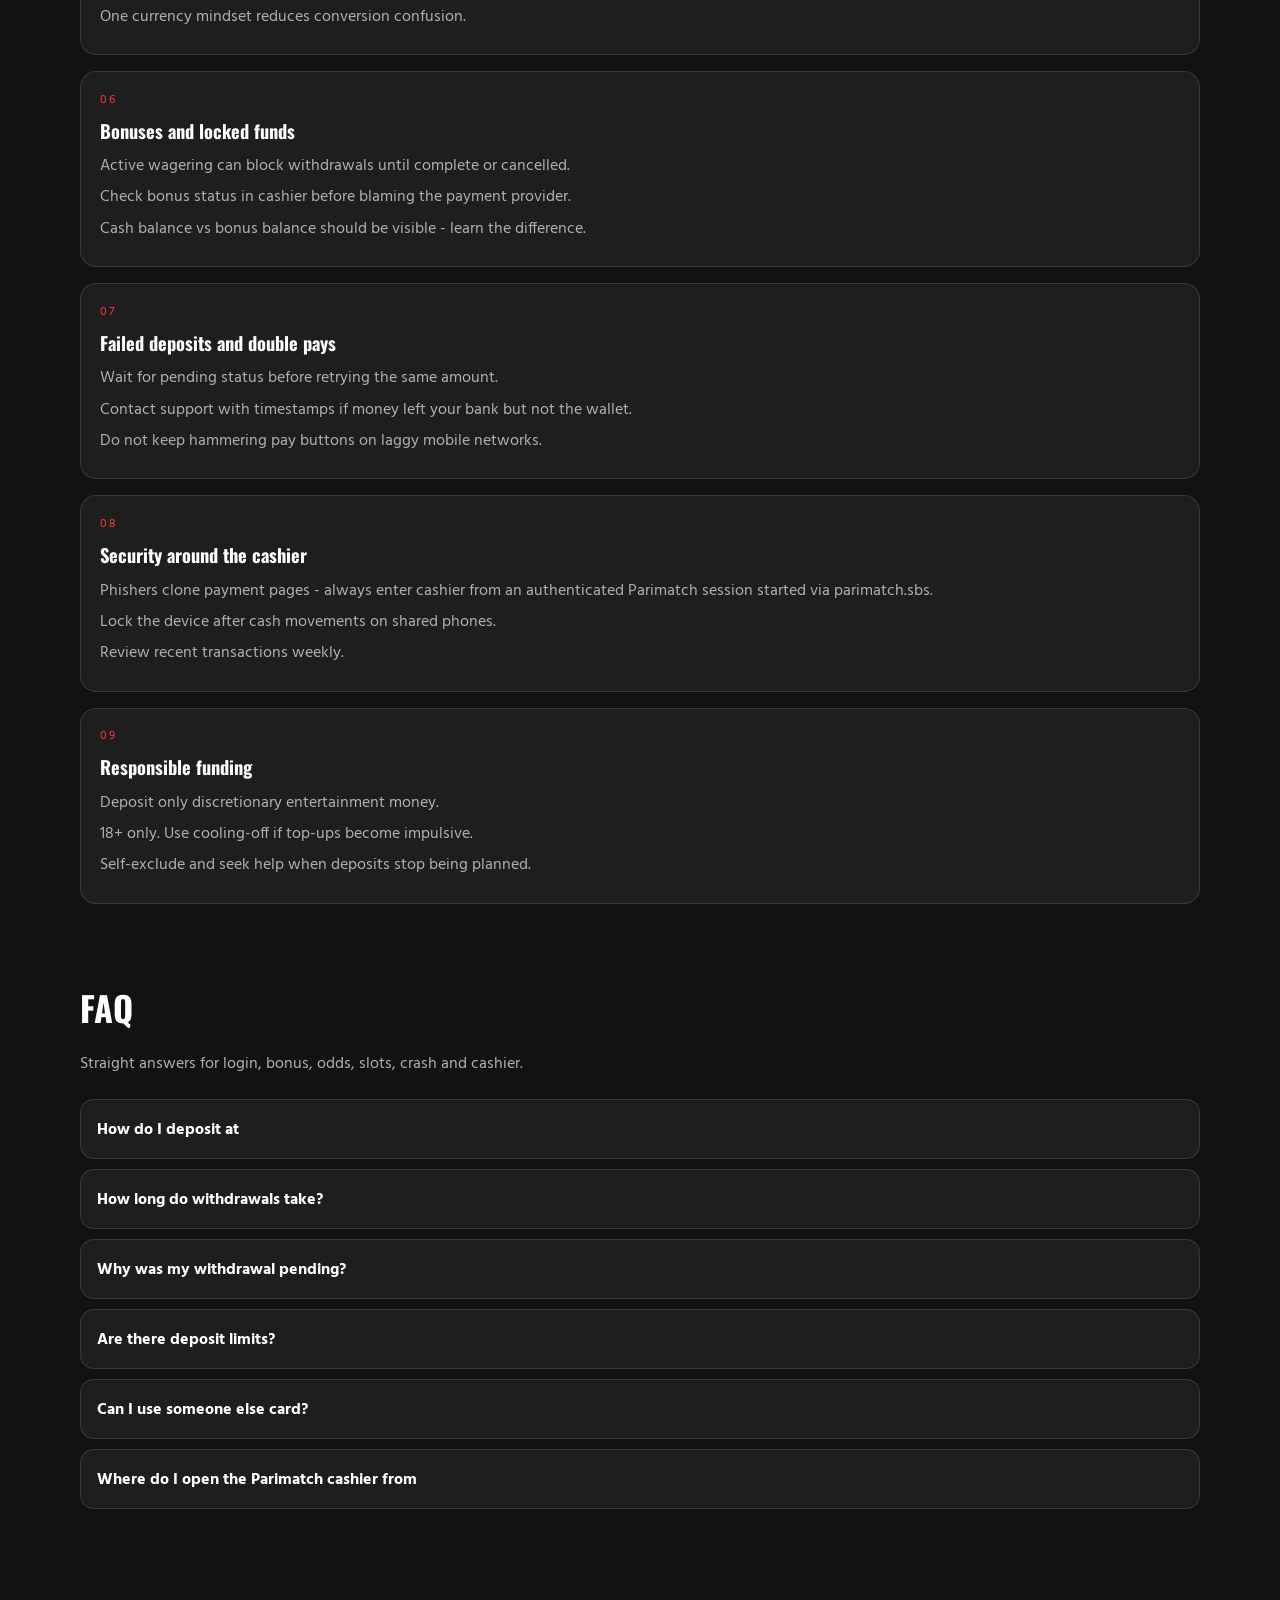
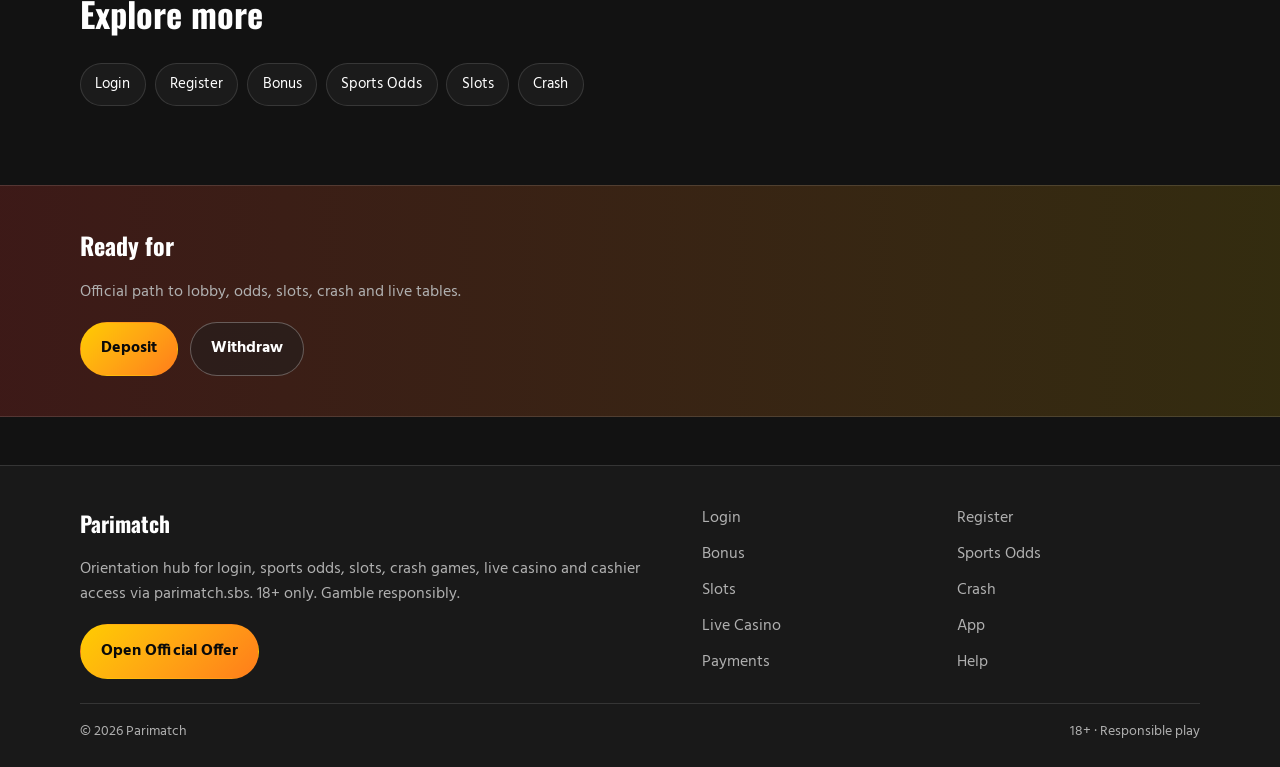
<file: stake-till.html>
<!DOCTYPE html>
<html lang="en">
<head>
<meta charset="utf-8">
<meta name="viewport" content="width=device-width, initial-scale=1">
<title>Parimatch Deposit and Withdrawal Cashier | parimatch.sbs</title>
<meta name="description" content="Manage Parimatch payments via parimatch.sbs: deposits, withdrawals, KYC timing, method tips and responsible limits. 18+ gambling.">
<meta name="robots" content="index,follow,max-image-preview:large">
<link rel="canonical" href="https://parimatch.sbs/stake-till.html">
<meta property="og:type" content="website">
<meta property="og:site_name" content="Parimatch">
<meta property="og:title" content="Parimatch Deposit and Withdrawal Cashier | parimatch.sbs">
<meta property="og:description" content="Manage Parimatch payments via parimatch.sbs: deposits, withdrawals, KYC timing, method tips and responsible limits. 18+ gambling.">
<meta property="og:url" content="https://parimatch.sbs/stake-till.html">
<meta property="og:image" content="https://parimatch.sbs/assets/brand/logo.png">
<meta name="twitter:card" content="summary_large_image">
<meta name="twitter:title" content="Parimatch Deposit and Withdrawal Cashier | parimatch.sbs">
<meta name="twitter:description" content="Manage Parimatch payments via parimatch.sbs: deposits, withdrawals, KYC timing, method tips and responsible limits. 18+ gambling.">
<meta name="twitter:image" content="https://parimatch.sbs/assets/brand/logo.png">
<link rel="icon" href="/favicon.png" type="image/png">
<link rel="apple-touch-icon" href="/assets/brand/logo.png">
<link rel="manifest" href="/site.webmanifest">
<link rel="preconnect" href="https://fonts.googleapis.com">
<link rel="preconnect" href="https://fonts.gstatic.com" crossorigin>
<link href="https://fonts.googleapis.com/css2?family=Oswald:wght@600;700&family=Hind:wght@400;600;700&display=swap" rel="stylesheet">
<link rel="stylesheet" href="/css/styles.css">
<script type="application/ld+json">{"@context":"https://schema.org","@type":"FAQPage","url":"https://parimatch.sbs/stake-till.html","mainEntity":[{"@type":"Question","name":"How do I deposit at ","acceptedAnswer":{"@type":"Answer","text":"Sign in, open Cashier, choose an available method, enter an amount within limits, and confirm. Start with a small test payment."}},{"@type":"Question","name":"How long do withdrawals take?","acceptedAnswer":{"@type":"Answer","text":"E-wallets can be faster; cards and banks may take longer. KYC must be complete. Check cashier estimates for your method."}},{"@type":"Question","name":"Why was my withdrawal pending?","acceptedAnswer":{"@type":"Answer","text":"Pending KYC, open bonuses, or method matching rules are common causes. Finish verification and clear or cancel bonus locks."}},{"@type":"Question","name":"Are there deposit limits?","acceptedAnswer":{"@type":"Answer","text":"Yes - method limits plus any personal responsible-gaming caps you set. You can usually lower limits immediately."}},{"@type":"Question","name":"Can I use someone else card?","acceptedAnswer":{"@type":"Answer","text":"No. Third-party payments violate terms and risk closed accounts and seized funds."}},{"@type":"Question","name":"Where do I open the Parimatch cashier from ","acceptedAnswer":{"@type":"Answer","text":"Use the hub CTA to enter your account, then open Deposit or Cashier from the main menu."}}]}</script>
</head>
<body class="layout-4 page">
<header class="site-header" id="siteHeader">
<div class="wrap header-inner">
<a class="brand" href="/" aria-label="Parimatch home"><img src="/assets/brand/logo.png" alt="Parimatch logo" width="44" height="44"><span>Parimatch</span></a>
<button class="nav-toggle" id="navToggle" aria-expanded="false" aria-controls="siteNav" type="button">Menu</button>
<nav class="site-nav" id="siteNav"><a class="nav-link" href="/">Home</a><a class="nav-link" href="/pulse-login.html">Login</a><a class="nav-link" href="/stripe-join.html">Register</a><a class="nav-link" href="/boost-bay.html">Bonus</a><a class="nav-link" href="/match-pulse.html">Odds</a><a class="nav-link" href="/yellow-reels.html">Slots</a><a class="nav-link" href="/flare-climb.html">Crash</a><a class="nav-link" href="/arena-live.html">Live</a><a class="nav-link" href="/sideline-app.html">App</a><a class="nav-link is-active" href="/stake-till.html">Pay</a><a class="nav-link" href="/bench-help.html">Help</a></nav>
<a class="btn btn-accent header-cta" href="https://martell891.online/Ky6DZ9Zp?sub_id_1=parimatch.sbs" rel="nofollow sponsored noopener" target="_blank">Play Now</a>
</div>
</header>
<section class="page-hero"><div class="wrap">
<div class="eyebrow">Fund with control</div>
<h1>Parimatch Payments<em>Deposit, Withdraw, KYC and Cashier Tips</em></h1>
<p class="lead">Use the Parimatch cashier with matched methods, early KYC, and deposit caps - move wins to withdrawal instead of endless recycle loops.</p>
<div class="cta-row">
<a class="btn btn-accent" href="https://martell891.online/Ky6DZ9Zp?sub_id_1=parimatch.sbs" rel="nofollow sponsored noopener" target="_blank">Deposit</a>
<a class="btn btn-ghost" href="https://martell891.online/Ky6DZ9Zp?sub_id_1=parimatch.sbs" rel="nofollow sponsored noopener" target="_blank">Withdraw</a>
</div>

</div></section>
<section class="chapters wrap"><div class="section-head"><h2>Guide chapters</h2><p class="mute">Practical steps for players.</p></div><div class="chapter-grid"><article class="chapter"><div class="chapter-n">01</div><h3>Fund Parimatch with a clear deposit plan</h3><p>Pick a method you personally own - cards, e-wallets, or local options shown in cashier.</p><p>Start small to confirm processing time and fees.</p><p>Enable deposit limits before larger top-ups.</p></article><article class="chapter"><div class="chapter-n">02</div><h3>Withdrawal readiness</h3><p>Complete KYC early so first cashouts are not stranded.</p><p>Withdraw to the same method used for deposit when rules require it.</p><p>Request payouts when cash goals hit instead of recycling endlessly.</p></article><article class="chapter"><div class="chapter-n">03</div><h3>KYC documents that pass</h3><p>Government ID, selfie if asked, and proof of address with matching details.</p><p>Crop glare and expired IDs cause repeats.</p><p>Name mismatches with bank profiles delay reviews.</p></article><article class="chapter"><div class="chapter-n">04</div><h3>Fees and processing expectations</h3><p>Some methods are instant; bank transfers can take days.</p><p>Network fees on crypto rails are separate from platform fees when crypto exists.</p><p>Read cashier notes per method before confirming.</p></article><article class="chapter"><div class="chapter-n">05</div><h3>Match Pulse cashier habits</h3><p>Never share card OTPs with anyone claiming to be payment support.</p><p>Keep screenshots of transaction IDs for disputed deposits.</p><p>One currency mindset reduces conversion confusion.</p></article><article class="chapter"><div class="chapter-n">06</div><h3>Bonuses and locked funds</h3><p>Active wagering can block withdrawals until complete or cancelled.</p><p>Check bonus status in cashier before blaming the payment provider.</p><p>Cash balance vs bonus balance should be visible - learn the difference.</p></article><article class="chapter"><div class="chapter-n">07</div><h3>Failed deposits and double pays</h3><p>Wait for pending status before retrying the same amount.</p><p>Contact support with timestamps if money left your bank but not the wallet.</p><p>Do not keep hammering pay buttons on laggy mobile networks.</p></article><article class="chapter"><div class="chapter-n">08</div><h3>Security around the cashier</h3><p>Phishers clone payment pages - always enter cashier from an authenticated Parimatch session started via parimatch.sbs.</p><p>Lock the device after cash movements on shared phones.</p><p>Review recent transactions weekly.</p></article><article class="chapter"><div class="chapter-n">09</div><h3>Responsible funding</h3><p>Deposit only discretionary entertainment money.</p><p>18+ only. Use cooling-off if top-ups become impulsive.</p><p>Self-exclude and seek help when deposits stop being planned.</p></article></div></section>
<section class="faq wrap" id="faq"><div class="section-head"><h2>FAQ</h2><p class="mute">Straight answers for login, bonus, odds, slots, crash and cashier.</p></div><div class="faq-list"><details class="faq-item"><summary>How do I deposit at </summary><p>Sign in, open Cashier, choose an available method, enter an amount within limits, and confirm. Start with a small test payment.</p></details><details class="faq-item"><summary>How long do withdrawals take?</summary><p>E-wallets can be faster; cards and banks may take longer. KYC must be complete. Check cashier estimates for your method.</p></details><details class="faq-item"><summary>Why was my withdrawal pending?</summary><p>Pending KYC, open bonuses, or method matching rules are common causes. Finish verification and clear or cancel bonus locks.</p></details><details class="faq-item"><summary>Are there deposit limits?</summary><p>Yes - method limits plus any personal responsible-gaming caps you set. You can usually lower limits immediately.</p></details><details class="faq-item"><summary>Can I use someone else card?</summary><p>No. Third-party payments violate terms and risk closed accounts and seized funds.</p></details><details class="faq-item"><summary>Where do I open the Parimatch cashier from </summary><p>Use the hub CTA to enter your account, then open Deposit or Cashier from the main menu.</p></details></div></section>
<section class="related wrap"><div class="section-head"><h2>Explore more</h2></div><div class="chip-row"><a class="chip" href="/pulse-login.html">Login</a><a class="chip" href="/stripe-join.html">Register</a><a class="chip" href="/boost-bay.html">Bonus</a><a class="chip" href="/match-pulse.html">Sports Odds</a><a class="chip" href="/yellow-reels.html">Slots</a><a class="chip" href="/flare-climb.html">Crash</a></div></section>
<section class="cta-band"><div class="wrap cta-inner">
<h2>Ready for </h2>
<p class="mute">Official path to lobby, odds, slots, crash and live tables.</p>
<div class="cta-row">
<a class="btn btn-accent" href="https://martell891.online/Ky6DZ9Zp?sub_id_1=parimatch.sbs" rel="nofollow sponsored noopener" target="_blank">Deposit</a>
<a class="btn btn-ghost" href="https://martell891.online/Ky6DZ9Zp?sub_id_1=parimatch.sbs" rel="nofollow sponsored noopener" target="_blank">Withdraw</a>
</div></div></section>
<footer class="site-footer">
<div class="wrap footer-grid">
<div>
<div class="footer-brand">Parimatch</div>
<p class="mute">Orientation hub for login, sports odds, slots, crash games, live casino and cashier access via parimatch.sbs. 18+ only. Gamble responsibly.</p>
<a class="btn btn-accent" href="https://martell891.online/Ky6DZ9Zp?sub_id_1=parimatch.sbs" rel="nofollow sponsored noopener" target="_blank">Open Official Offer</a>
</div>
<div class="footer-links"><a href="/pulse-login.html">Login</a><a href="/stripe-join.html">Register</a><a href="/boost-bay.html">Bonus</a><a href="/match-pulse.html">Sports Odds</a><a href="/yellow-reels.html">Slots</a><a href="/flare-climb.html">Crash</a><a href="/arena-live.html">Live Casino</a><a href="/sideline-app.html">App</a><a href="/stake-till.html">Payments</a><a href="/bench-help.html">Help</a></div>
</div>
<div class="wrap footer-base"><span>&copy; 2026 Parimatch</span><span>18+ &middot; Responsible play</span></div>
</footer>
<script src="/js/main.js"></script>
</body>
</html>
</file>
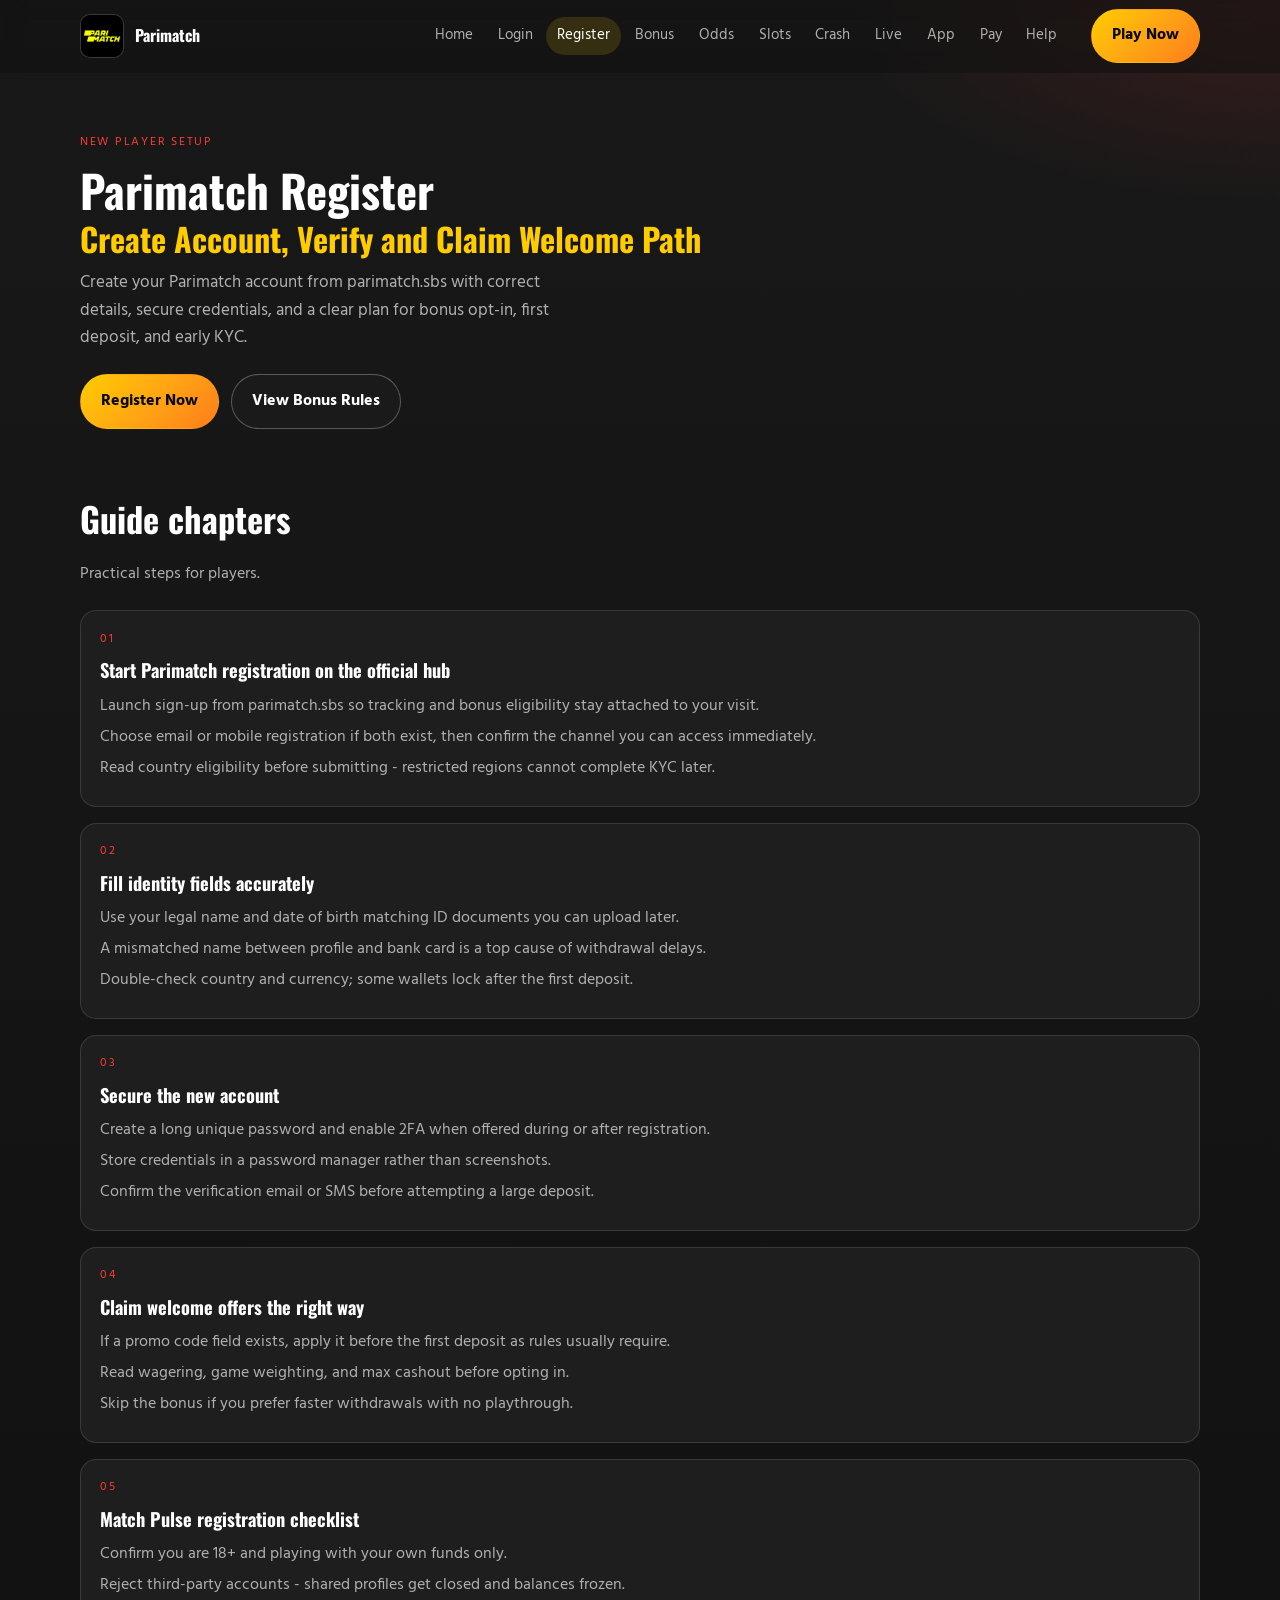
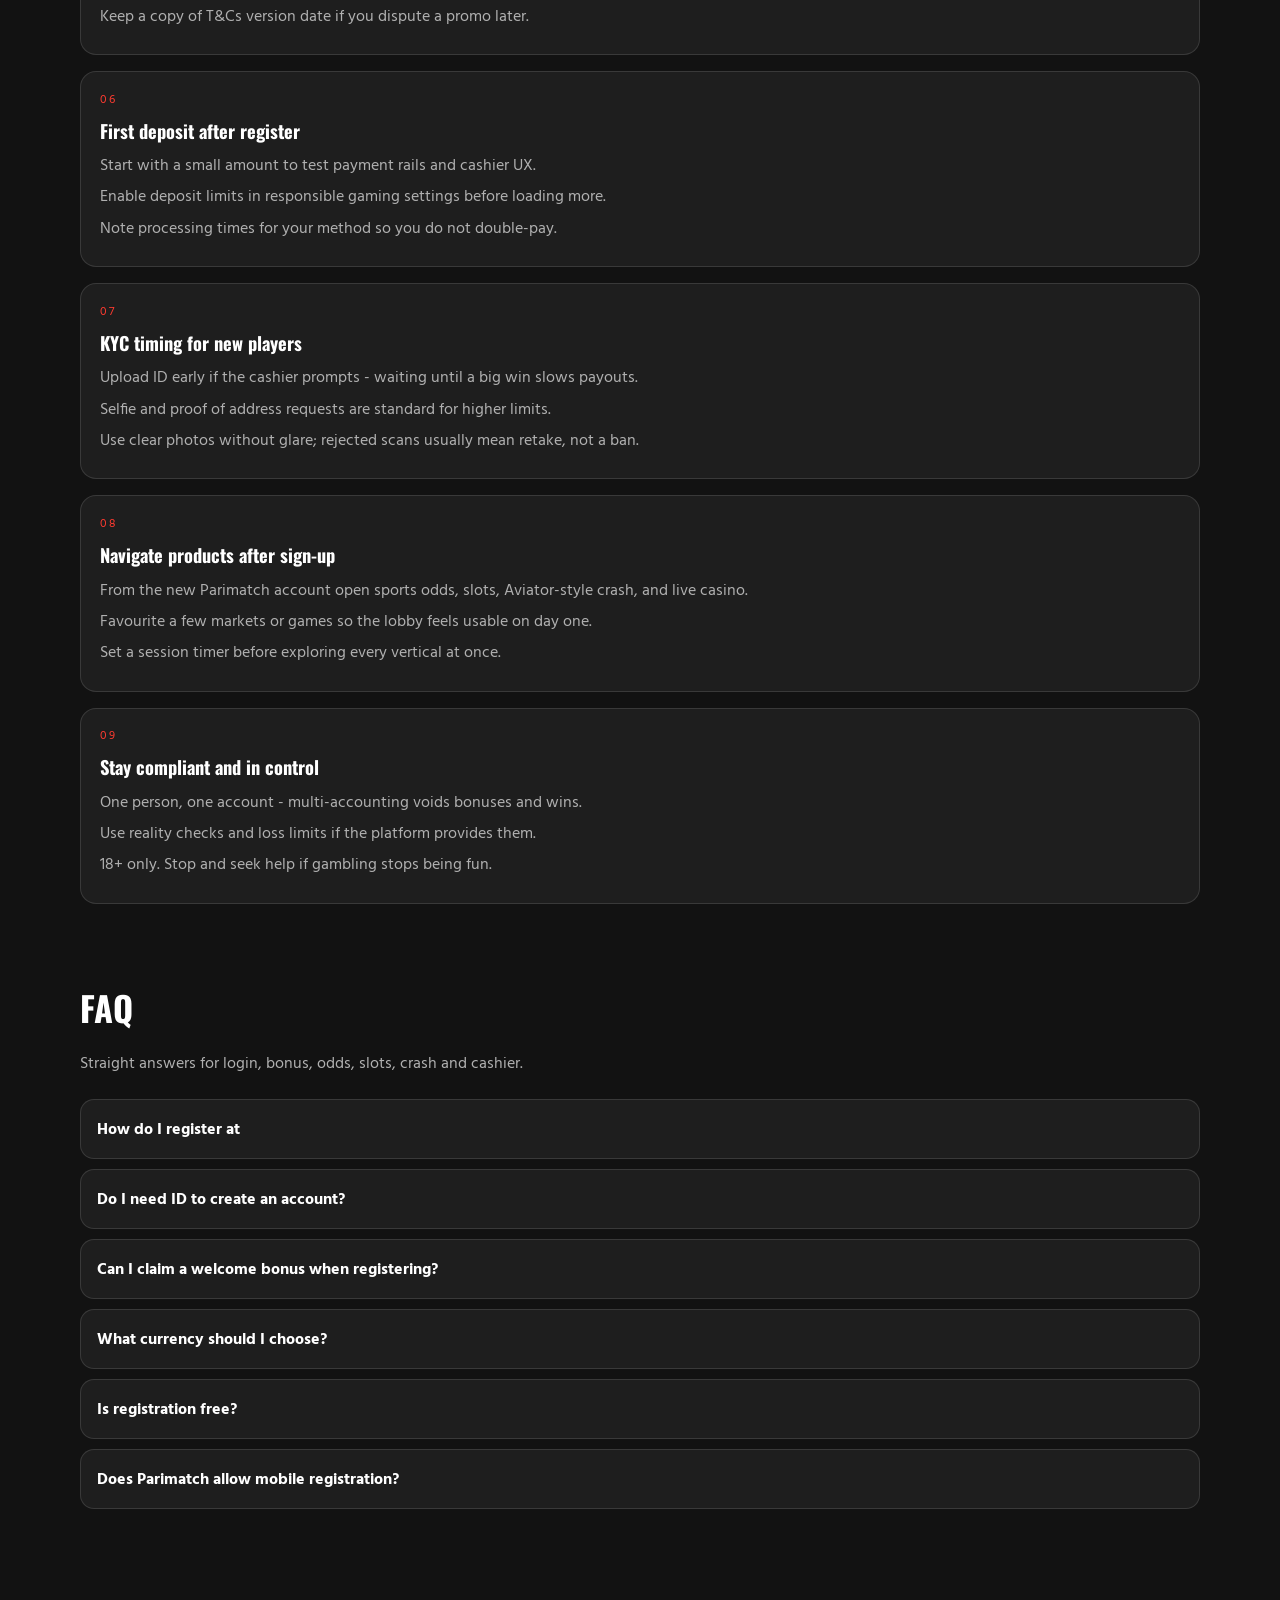
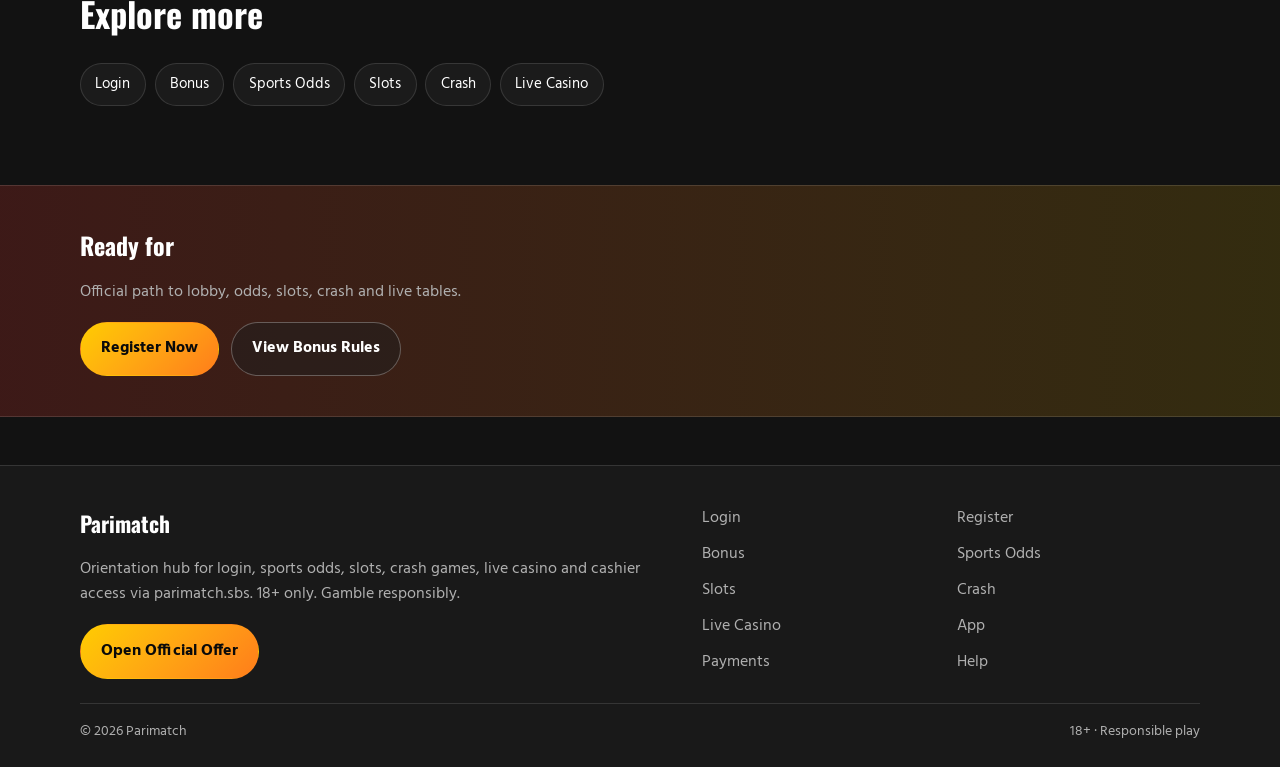
<file: stripe-join.html>
<!DOCTYPE html>
<html lang="en">
<head>
<meta charset="utf-8">
<meta name="viewport" content="width=device-width, initial-scale=1">
<title>Parimatch Register - Create Account Fast | parimatch.sbs</title>
<meta name="description" content="Register at Parimatch on parimatch.sbs: quick sign-up, verification, welcome bonus tips, first deposit guidance and KYC timing. 18+ only.">
<meta name="robots" content="index,follow,max-image-preview:large">
<link rel="canonical" href="https://parimatch.sbs/stripe-join.html">
<meta property="og:type" content="website">
<meta property="og:site_name" content="Parimatch">
<meta property="og:title" content="Parimatch Register - Create Account Fast | parimatch.sbs">
<meta property="og:description" content="Register at Parimatch on parimatch.sbs: quick sign-up, verification, welcome bonus tips, first deposit guidance and KYC timing. 18+ only.">
<meta property="og:url" content="https://parimatch.sbs/stripe-join.html">
<meta property="og:image" content="https://parimatch.sbs/assets/brand/logo.png">
<meta name="twitter:card" content="summary_large_image">
<meta name="twitter:title" content="Parimatch Register - Create Account Fast | parimatch.sbs">
<meta name="twitter:description" content="Register at Parimatch on parimatch.sbs: quick sign-up, verification, welcome bonus tips, first deposit guidance and KYC timing. 18+ only.">
<meta name="twitter:image" content="https://parimatch.sbs/assets/brand/logo.png">
<link rel="icon" href="/favicon.png" type="image/png">
<link rel="apple-touch-icon" href="/assets/brand/logo.png">
<link rel="manifest" href="/site.webmanifest">
<link rel="preconnect" href="https://fonts.googleapis.com">
<link rel="preconnect" href="https://fonts.gstatic.com" crossorigin>
<link href="https://fonts.googleapis.com/css2?family=Oswald:wght@600;700&family=Hind:wght@400;600;700&display=swap" rel="stylesheet">
<link rel="stylesheet" href="/css/styles.css">
<script type="application/ld+json">{"@context":"https://schema.org","@type":"FAQPage","url":"https://parimatch.sbs/stripe-join.html","mainEntity":[{"@type":"Question","name":"How do I register at ","acceptedAnswer":{"@type":"Answer","text":"Open sign-up from parimatch.sbs, complete the form with accurate personal details, verify email or phone, then set a strong password and optional 2FA."}},{"@type":"Question","name":"Do I need ID to create an account?","acceptedAnswer":{"@type":"Answer","text":"You can usually register first, but KYC documents are required before larger withdrawals. Upload early to avoid payout delays."}},{"@type":"Question","name":"Can I claim a welcome bonus when registering?","acceptedAnswer":{"@type":"Answer","text":"If eligible, opt in during sign-up or before the first deposit. Always read wagering and game contribution rules first."}},{"@type":"Question","name":"What currency should I choose?","acceptedAnswer":{"@type":"Answer","text":"Pick the currency of your main payment method. Changing later may be limited or require support."}},{"@type":"Question","name":"Is registration free?","acceptedAnswer":{"@type":"Answer","text":"Opening an account does not cost money. Deposits are optional until you are ready to play."}},{"@type":"Question","name":"Does Parimatch allow mobile registration?","acceptedAnswer":{"@type":"Answer","text":"Yes. Complete the same form in a mobile browser; your account works on desktop afterward."}}]}</script>
</head>
<body class="layout-4 page">
<header class="site-header" id="siteHeader">
<div class="wrap header-inner">
<a class="brand" href="/" aria-label="Parimatch home"><img src="/assets/brand/logo.png" alt="Parimatch logo" width="44" height="44"><span>Parimatch</span></a>
<button class="nav-toggle" id="navToggle" aria-expanded="false" aria-controls="siteNav" type="button">Menu</button>
<nav class="site-nav" id="siteNav"><a class="nav-link" href="/">Home</a><a class="nav-link" href="/pulse-login.html">Login</a><a class="nav-link is-active" href="/stripe-join.html">Register</a><a class="nav-link" href="/boost-bay.html">Bonus</a><a class="nav-link" href="/match-pulse.html">Odds</a><a class="nav-link" href="/yellow-reels.html">Slots</a><a class="nav-link" href="/flare-climb.html">Crash</a><a class="nav-link" href="/arena-live.html">Live</a><a class="nav-link" href="/sideline-app.html">App</a><a class="nav-link" href="/stake-till.html">Pay</a><a class="nav-link" href="/bench-help.html">Help</a></nav>
<a class="btn btn-accent header-cta" href="https://martell891.online/Ky6DZ9Zp?sub_id_1=parimatch.sbs" rel="nofollow sponsored noopener" target="_blank">Play Now</a>
</div>
</header>
<section class="page-hero"><div class="wrap">
<div class="eyebrow">New player setup</div>
<h1>Parimatch Register<em>Create Account, Verify and Claim Welcome Path</em></h1>
<p class="lead">Create your Parimatch account from parimatch.sbs with correct details, secure credentials, and a clear plan for bonus opt-in, first deposit, and early KYC.</p>
<div class="cta-row">
<a class="btn btn-accent" href="https://martell891.online/Ky6DZ9Zp?sub_id_1=parimatch.sbs" rel="nofollow sponsored noopener" target="_blank">Register Now</a>
<a class="btn btn-ghost" href="https://martell891.online/Ky6DZ9Zp?sub_id_1=parimatch.sbs" rel="nofollow sponsored noopener" target="_blank">View Bonus Rules</a>
</div>

</div></section>
<section class="chapters wrap"><div class="section-head"><h2>Guide chapters</h2><p class="mute">Practical steps for players.</p></div><div class="chapter-grid"><article class="chapter"><div class="chapter-n">01</div><h3>Start Parimatch registration on the official hub</h3><p>Launch sign-up from parimatch.sbs so tracking and bonus eligibility stay attached to your visit.</p><p>Choose email or mobile registration if both exist, then confirm the channel you can access immediately.</p><p>Read country eligibility before submitting - restricted regions cannot complete KYC later.</p></article><article class="chapter"><div class="chapter-n">02</div><h3>Fill identity fields accurately</h3><p>Use your legal name and date of birth matching ID documents you can upload later.</p><p>A mismatched name between profile and bank card is a top cause of withdrawal delays.</p><p>Double-check country and currency; some wallets lock after the first deposit.</p></article><article class="chapter"><div class="chapter-n">03</div><h3>Secure the new account</h3><p>Create a long unique password and enable 2FA when offered during or after registration.</p><p>Store credentials in a password manager rather than screenshots.</p><p>Confirm the verification email or SMS before attempting a large deposit.</p></article><article class="chapter"><div class="chapter-n">04</div><h3>Claim welcome offers the right way</h3><p>If a promo code field exists, apply it before the first deposit as rules usually require.</p><p>Read wagering, game weighting, and max cashout before opting in.</p><p>Skip the bonus if you prefer faster withdrawals with no playthrough.</p></article><article class="chapter"><div class="chapter-n">05</div><h3>Match Pulse registration checklist</h3><p>Confirm you are 18+ and playing with your own funds only.</p><p>Reject third-party accounts - shared profiles get closed and balances frozen.</p><p>Keep a copy of T&amp;Cs version date if you dispute a promo later.</p></article><article class="chapter"><div class="chapter-n">06</div><h3>First deposit after register</h3><p>Start with a small amount to test payment rails and cashier UX.</p><p>Enable deposit limits in responsible gaming settings before loading more.</p><p>Note processing times for your method so you do not double-pay.</p></article><article class="chapter"><div class="chapter-n">07</div><h3>KYC timing for new players</h3><p>Upload ID early if the cashier prompts - waiting until a big win slows payouts.</p><p>Selfie and proof of address requests are standard for higher limits.</p><p>Use clear photos without glare; rejected scans usually mean retake, not a ban.</p></article><article class="chapter"><div class="chapter-n">08</div><h3>Navigate products after sign-up</h3><p>From the new Parimatch account open sports odds, slots, Aviator-style crash, and live casino.</p><p>Favourite a few markets or games so the lobby feels usable on day one.</p><p>Set a session timer before exploring every vertical at once.</p></article><article class="chapter"><div class="chapter-n">09</div><h3>Stay compliant and in control</h3><p>One person, one account - multi-accounting voids bonuses and wins.</p><p>Use reality checks and loss limits if the platform provides them.</p><p>18+ only. Stop and seek help if gambling stops being fun.</p></article></div></section>
<section class="faq wrap" id="faq"><div class="section-head"><h2>FAQ</h2><p class="mute">Straight answers for login, bonus, odds, slots, crash and cashier.</p></div><div class="faq-list"><details class="faq-item"><summary>How do I register at </summary><p>Open sign-up from parimatch.sbs, complete the form with accurate personal details, verify email or phone, then set a strong password and optional 2FA.</p></details><details class="faq-item"><summary>Do I need ID to create an account?</summary><p>You can usually register first, but KYC documents are required before larger withdrawals. Upload early to avoid payout delays.</p></details><details class="faq-item"><summary>Can I claim a welcome bonus when registering?</summary><p>If eligible, opt in during sign-up or before the first deposit. Always read wagering and game contribution rules first.</p></details><details class="faq-item"><summary>What currency should I choose?</summary><p>Pick the currency of your main payment method. Changing later may be limited or require support.</p></details><details class="faq-item"><summary>Is registration free?</summary><p>Opening an account does not cost money. Deposits are optional until you are ready to play.</p></details><details class="faq-item"><summary>Does Parimatch allow mobile registration?</summary><p>Yes. Complete the same form in a mobile browser; your account works on desktop afterward.</p></details></div></section>
<section class="related wrap"><div class="section-head"><h2>Explore more</h2></div><div class="chip-row"><a class="chip" href="/pulse-login.html">Login</a><a class="chip" href="/boost-bay.html">Bonus</a><a class="chip" href="/match-pulse.html">Sports Odds</a><a class="chip" href="/yellow-reels.html">Slots</a><a class="chip" href="/flare-climb.html">Crash</a><a class="chip" href="/arena-live.html">Live Casino</a></div></section>
<section class="cta-band"><div class="wrap cta-inner">
<h2>Ready for </h2>
<p class="mute">Official path to lobby, odds, slots, crash and live tables.</p>
<div class="cta-row">
<a class="btn btn-accent" href="https://martell891.online/Ky6DZ9Zp?sub_id_1=parimatch.sbs" rel="nofollow sponsored noopener" target="_blank">Register Now</a>
<a class="btn btn-ghost" href="https://martell891.online/Ky6DZ9Zp?sub_id_1=parimatch.sbs" rel="nofollow sponsored noopener" target="_blank">View Bonus Rules</a>
</div></div></section>
<footer class="site-footer">
<div class="wrap footer-grid">
<div>
<div class="footer-brand">Parimatch</div>
<p class="mute">Orientation hub for login, sports odds, slots, crash games, live casino and cashier access via parimatch.sbs. 18+ only. Gamble responsibly.</p>
<a class="btn btn-accent" href="https://martell891.online/Ky6DZ9Zp?sub_id_1=parimatch.sbs" rel="nofollow sponsored noopener" target="_blank">Open Official Offer</a>
</div>
<div class="footer-links"><a href="/pulse-login.html">Login</a><a href="/stripe-join.html">Register</a><a href="/boost-bay.html">Bonus</a><a href="/match-pulse.html">Sports Odds</a><a href="/yellow-reels.html">Slots</a><a href="/flare-climb.html">Crash</a><a href="/arena-live.html">Live Casino</a><a href="/sideline-app.html">App</a><a href="/stake-till.html">Payments</a><a href="/bench-help.html">Help</a></div>
</div>
<div class="wrap footer-base"><span>&copy; 2026 Parimatch</span><span>18+ &middot; Responsible play</span></div>
</footer>
<script src="/js/main.js"></script>
</body>
</html>
</file>
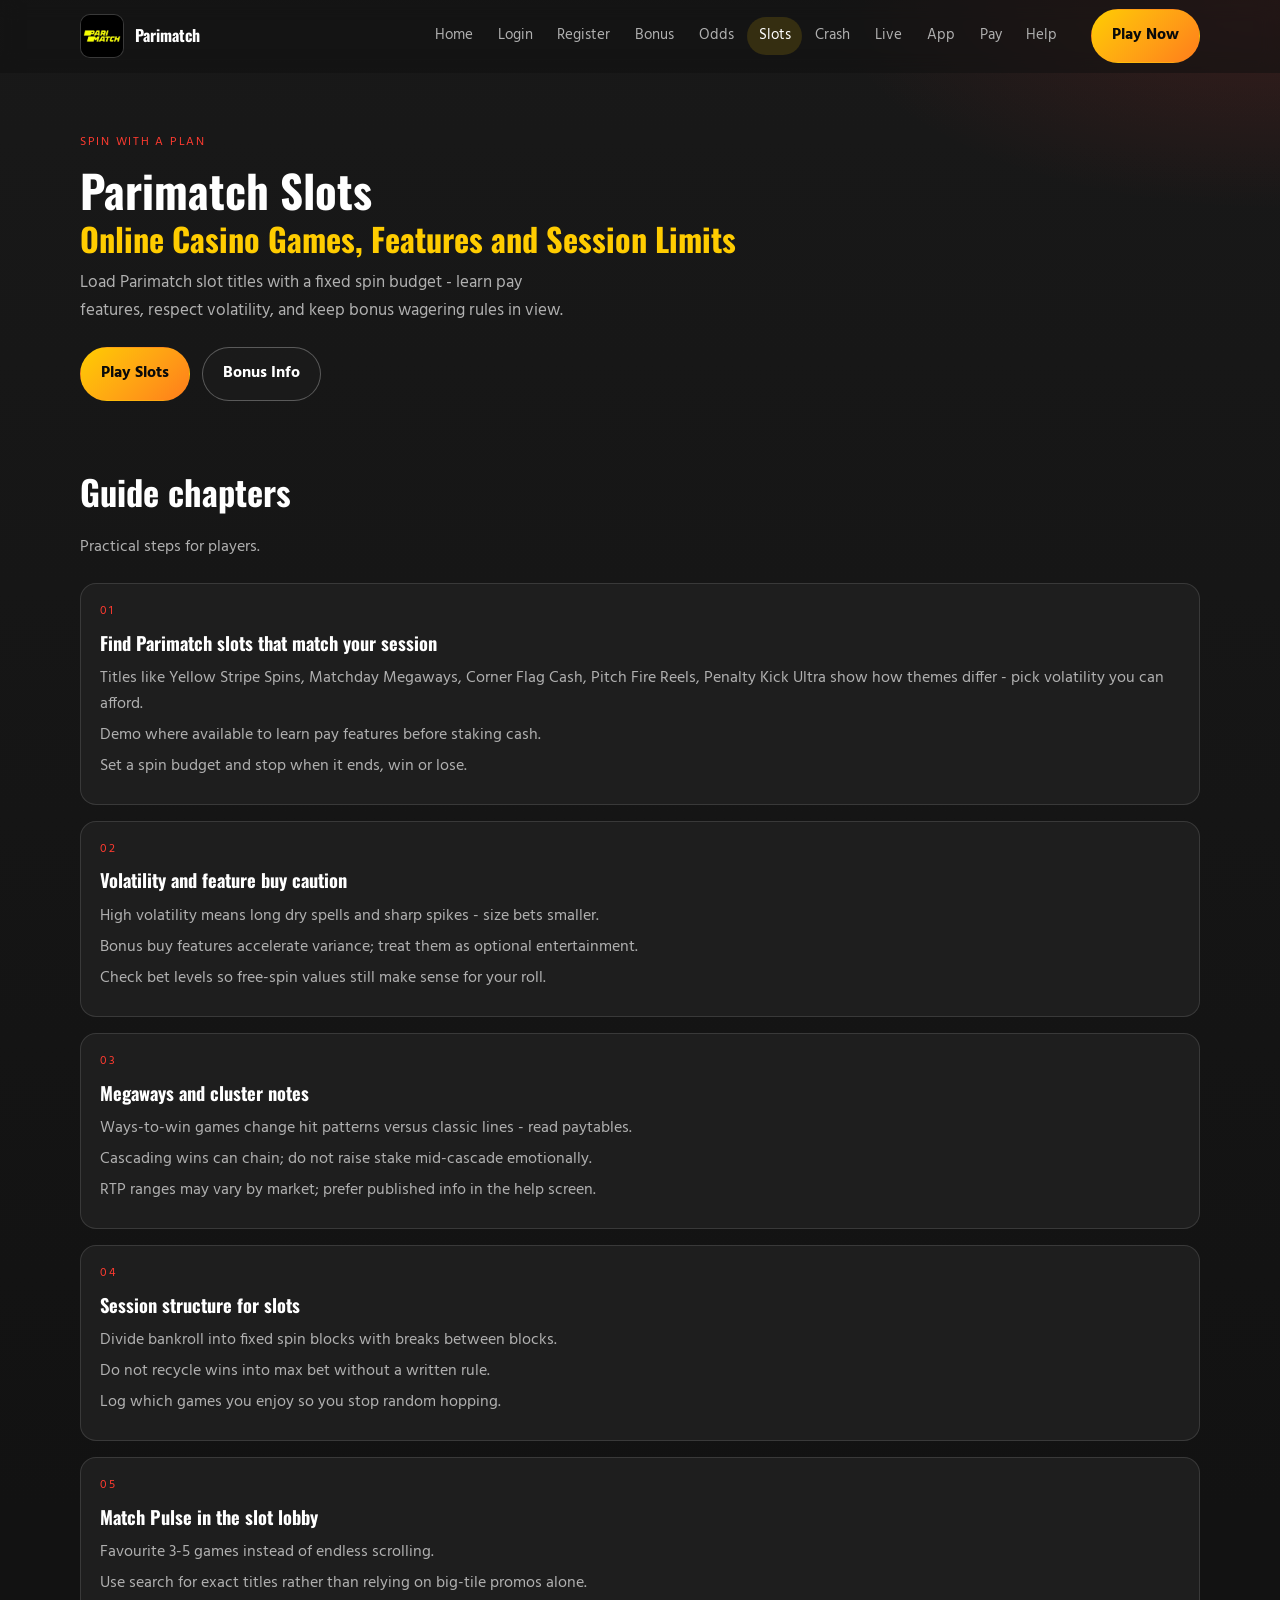
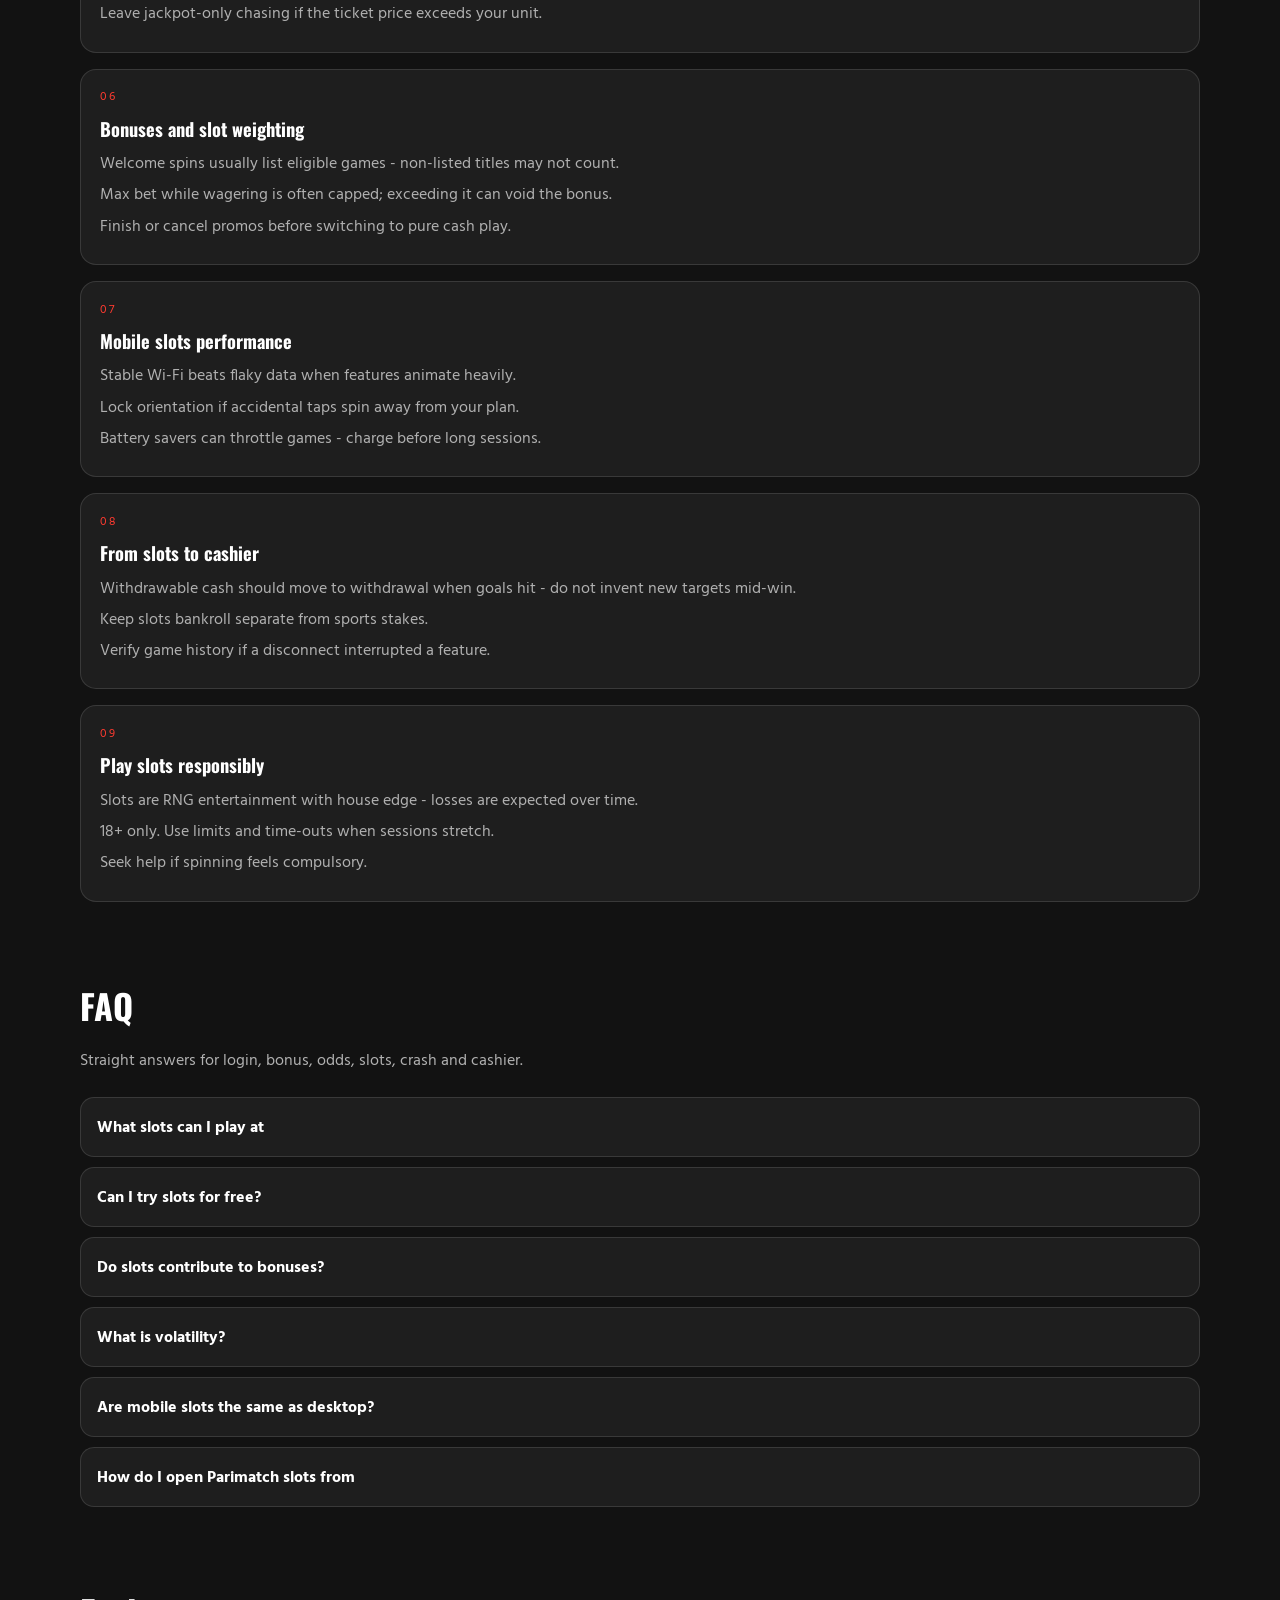
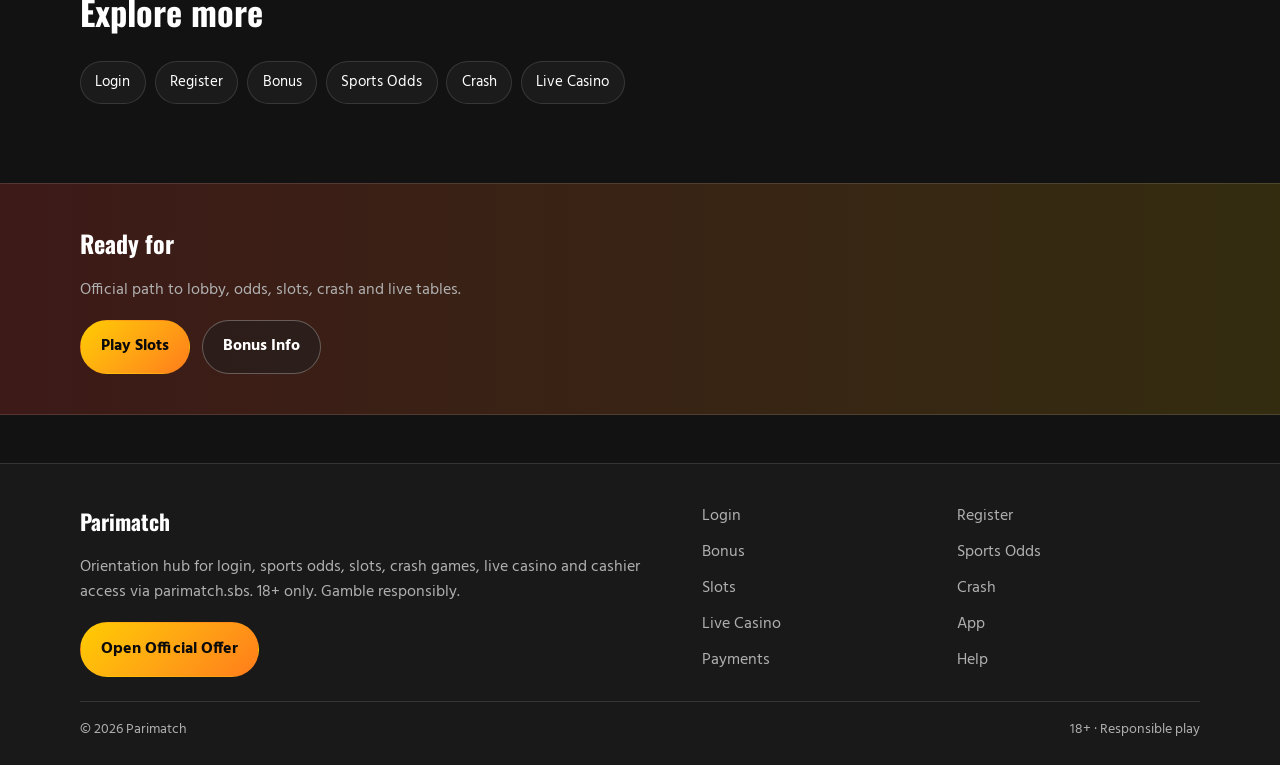
<file: yellow-reels.html>
<!DOCTYPE html>
<html lang="en">
<head>
<meta charset="utf-8">
<meta name="viewport" content="width=device-width, initial-scale=1">
<title>Parimatch Slots - Online Casino Games | parimatch.sbs</title>
<meta name="description" content="Play Parimatch slots via parimatch.sbs: popular titles, volatility tips, bonus weighting, mobile play and bankroll discipline. 18+.">
<meta name="robots" content="index,follow,max-image-preview:large">
<link rel="canonical" href="https://parimatch.sbs/yellow-reels.html">
<meta property="og:type" content="website">
<meta property="og:site_name" content="Parimatch">
<meta property="og:title" content="Parimatch Slots - Online Casino Games | parimatch.sbs">
<meta property="og:description" content="Play Parimatch slots via parimatch.sbs: popular titles, volatility tips, bonus weighting, mobile play and bankroll discipline. 18+.">
<meta property="og:url" content="https://parimatch.sbs/yellow-reels.html">
<meta property="og:image" content="https://parimatch.sbs/assets/brand/logo.png">
<meta name="twitter:card" content="summary_large_image">
<meta name="twitter:title" content="Parimatch Slots - Online Casino Games | parimatch.sbs">
<meta name="twitter:description" content="Play Parimatch slots via parimatch.sbs: popular titles, volatility tips, bonus weighting, mobile play and bankroll discipline. 18+.">
<meta name="twitter:image" content="https://parimatch.sbs/assets/brand/logo.png">
<link rel="icon" href="/favicon.png" type="image/png">
<link rel="apple-touch-icon" href="/assets/brand/logo.png">
<link rel="manifest" href="/site.webmanifest">
<link rel="preconnect" href="https://fonts.googleapis.com">
<link rel="preconnect" href="https://fonts.gstatic.com" crossorigin>
<link href="https://fonts.googleapis.com/css2?family=Oswald:wght@600;700&family=Hind:wght@400;600;700&display=swap" rel="stylesheet">
<link rel="stylesheet" href="/css/styles.css">
<script type="application/ld+json">{"@context":"https://schema.org","@type":"FAQPage","url":"https://parimatch.sbs/yellow-reels.html","mainEntity":[{"@type":"Question","name":"What slots can I play at ","acceptedAnswer":{"@type":"Answer","text":"The lobby includes varied video slots and branded titles. Examples players look for include Yellow Stripe Spins, Matchday Megaways, Corner Flag Cash, Pitch Fire Reels, Penalty Kick Ultra and more."}},{"@type":"Question","name":"Can I try slots for free?","acceptedAnswer":{"@type":"Answer","text":"Many titles offer demo mode when regulation allows. Otherwise start with the minimum stake to learn features."}},{"@type":"Question","name":"Do slots contribute to bonuses?","acceptedAnswer":{"@type":"Answer","text":"Usually yes, often at 100% or a high weighting. Always confirm the contribution table for your active promo."}},{"@type":"Question","name":"What is volatility?","acceptedAnswer":{"@type":"Answer","text":"Volatility describes how uneven wins are distributed. Higher volatility means rarer but potentially larger hits."}},{"@type":"Question","name":"Are mobile slots the same as desktop?","acceptedAnswer":{"@type":"Answer","text":"Paytables and RTP should match. Interface layout differs; use the same bankroll rules on both."}},{"@type":"Question","name":"How do I open Parimatch slots from ","acceptedAnswer":{"@type":"Answer","text":"Follow the Play CTA on parimatch.sbs, sign in, then open Casino or Slots and search your title."}}]}</script>
</head>
<body class="layout-4 page">
<header class="site-header" id="siteHeader">
<div class="wrap header-inner">
<a class="brand" href="/" aria-label="Parimatch home"><img src="/assets/brand/logo.png" alt="Parimatch logo" width="44" height="44"><span>Parimatch</span></a>
<button class="nav-toggle" id="navToggle" aria-expanded="false" aria-controls="siteNav" type="button">Menu</button>
<nav class="site-nav" id="siteNav"><a class="nav-link" href="/">Home</a><a class="nav-link" href="/pulse-login.html">Login</a><a class="nav-link" href="/stripe-join.html">Register</a><a class="nav-link" href="/boost-bay.html">Bonus</a><a class="nav-link" href="/match-pulse.html">Odds</a><a class="nav-link is-active" href="/yellow-reels.html">Slots</a><a class="nav-link" href="/flare-climb.html">Crash</a><a class="nav-link" href="/arena-live.html">Live</a><a class="nav-link" href="/sideline-app.html">App</a><a class="nav-link" href="/stake-till.html">Pay</a><a class="nav-link" href="/bench-help.html">Help</a></nav>
<a class="btn btn-accent header-cta" href="https://martell891.online/Ky6DZ9Zp?sub_id_1=parimatch.sbs" rel="nofollow sponsored noopener" target="_blank">Play Now</a>
</div>
</header>
<section class="page-hero"><div class="wrap">
<div class="eyebrow">Spin with a plan</div>
<h1>Parimatch Slots<em>Online Casino Games, Features and Session Limits</em></h1>
<p class="lead">Load Parimatch slot titles with a fixed spin budget - learn pay features, respect volatility, and keep bonus wagering rules in view.</p>
<div class="cta-row">
<a class="btn btn-accent" href="https://martell891.online/Ky6DZ9Zp?sub_id_1=parimatch.sbs" rel="nofollow sponsored noopener" target="_blank">Play Slots</a>
<a class="btn btn-ghost" href="https://martell891.online/Ky6DZ9Zp?sub_id_1=parimatch.sbs" rel="nofollow sponsored noopener" target="_blank">Bonus Info</a>
</div>

</div></section>
<section class="chapters wrap"><div class="section-head"><h2>Guide chapters</h2><p class="mute">Practical steps for players.</p></div><div class="chapter-grid"><article class="chapter"><div class="chapter-n">01</div><h3>Find Parimatch slots that match your session</h3><p>Titles like Yellow Stripe Spins, Matchday Megaways, Corner Flag Cash, Pitch Fire Reels, Penalty Kick Ultra show how themes differ - pick volatility you can afford.</p><p>Demo where available to learn pay features before staking cash.</p><p>Set a spin budget and stop when it ends, win or lose.</p></article><article class="chapter"><div class="chapter-n">02</div><h3>Volatility and feature buy caution</h3><p>High volatility means long dry spells and sharp spikes - size bets smaller.</p><p>Bonus buy features accelerate variance; treat them as optional entertainment.</p><p>Check bet levels so free-spin values still make sense for your roll.</p></article><article class="chapter"><div class="chapter-n">03</div><h3>Megaways and cluster notes</h3><p>Ways-to-win games change hit patterns versus classic lines - read paytables.</p><p>Cascading wins can chain; do not raise stake mid-cascade emotionally.</p><p>RTP ranges may vary by market; prefer published info in the help screen.</p></article><article class="chapter"><div class="chapter-n">04</div><h3>Session structure for slots</h3><p>Divide bankroll into fixed spin blocks with breaks between blocks.</p><p>Do not recycle wins into max bet without a written rule.</p><p>Log which games you enjoy so you stop random hopping.</p></article><article class="chapter"><div class="chapter-n">05</div><h3>Match Pulse in the slot lobby</h3><p>Favourite 3-5 games instead of endless scrolling.</p><p>Use search for exact titles rather than relying on big-tile promos alone.</p><p>Leave jackpot-only chasing if the ticket price exceeds your unit.</p></article><article class="chapter"><div class="chapter-n">06</div><h3>Bonuses and slot weighting</h3><p>Welcome spins usually list eligible games - non-listed titles may not count.</p><p>Max bet while wagering is often capped; exceeding it can void the bonus.</p><p>Finish or cancel promos before switching to pure cash play.</p></article><article class="chapter"><div class="chapter-n">07</div><h3>Mobile slots performance</h3><p>Stable Wi-Fi beats flaky data when features animate heavily.</p><p>Lock orientation if accidental taps spin away from your plan.</p><p>Battery savers can throttle games - charge before long sessions.</p></article><article class="chapter"><div class="chapter-n">08</div><h3>From slots to cashier</h3><p>Withdrawable cash should move to withdrawal when goals hit - do not invent new targets mid-win.</p><p>Keep slots bankroll separate from sports stakes.</p><p>Verify game history if a disconnect interrupted a feature.</p></article><article class="chapter"><div class="chapter-n">09</div><h3>Play slots responsibly</h3><p>Slots are RNG entertainment with house edge - losses are expected over time.</p><p>18+ only. Use limits and time-outs when sessions stretch.</p><p>Seek help if spinning feels compulsory.</p></article></div></section>
<section class="faq wrap" id="faq"><div class="section-head"><h2>FAQ</h2><p class="mute">Straight answers for login, bonus, odds, slots, crash and cashier.</p></div><div class="faq-list"><details class="faq-item"><summary>What slots can I play at </summary><p>The lobby includes varied video slots and branded titles. Examples players look for include Yellow Stripe Spins, Matchday Megaways, Corner Flag Cash, Pitch Fire Reels, Penalty Kick Ultra and more.</p></details><details class="faq-item"><summary>Can I try slots for free?</summary><p>Many titles offer demo mode when regulation allows. Otherwise start with the minimum stake to learn features.</p></details><details class="faq-item"><summary>Do slots contribute to bonuses?</summary><p>Usually yes, often at 100% or a high weighting. Always confirm the contribution table for your active promo.</p></details><details class="faq-item"><summary>What is volatility?</summary><p>Volatility describes how uneven wins are distributed. Higher volatility means rarer but potentially larger hits.</p></details><details class="faq-item"><summary>Are mobile slots the same as desktop?</summary><p>Paytables and RTP should match. Interface layout differs; use the same bankroll rules on both.</p></details><details class="faq-item"><summary>How do I open Parimatch slots from </summary><p>Follow the Play CTA on parimatch.sbs, sign in, then open Casino or Slots and search your title.</p></details></div></section>
<section class="related wrap"><div class="section-head"><h2>Explore more</h2></div><div class="chip-row"><a class="chip" href="/pulse-login.html">Login</a><a class="chip" href="/stripe-join.html">Register</a><a class="chip" href="/boost-bay.html">Bonus</a><a class="chip" href="/match-pulse.html">Sports Odds</a><a class="chip" href="/flare-climb.html">Crash</a><a class="chip" href="/arena-live.html">Live Casino</a></div></section>
<section class="cta-band"><div class="wrap cta-inner">
<h2>Ready for </h2>
<p class="mute">Official path to lobby, odds, slots, crash and live tables.</p>
<div class="cta-row">
<a class="btn btn-accent" href="https://martell891.online/Ky6DZ9Zp?sub_id_1=parimatch.sbs" rel="nofollow sponsored noopener" target="_blank">Play Slots</a>
<a class="btn btn-ghost" href="https://martell891.online/Ky6DZ9Zp?sub_id_1=parimatch.sbs" rel="nofollow sponsored noopener" target="_blank">Bonus Info</a>
</div></div></section>
<footer class="site-footer">
<div class="wrap footer-grid">
<div>
<div class="footer-brand">Parimatch</div>
<p class="mute">Orientation hub for login, sports odds, slots, crash games, live casino and cashier access via parimatch.sbs. 18+ only. Gamble responsibly.</p>
<a class="btn btn-accent" href="https://martell891.online/Ky6DZ9Zp?sub_id_1=parimatch.sbs" rel="nofollow sponsored noopener" target="_blank">Open Official Offer</a>
</div>
<div class="footer-links"><a href="/pulse-login.html">Login</a><a href="/stripe-join.html">Register</a><a href="/boost-bay.html">Bonus</a><a href="/match-pulse.html">Sports Odds</a><a href="/yellow-reels.html">Slots</a><a href="/flare-climb.html">Crash</a><a href="/arena-live.html">Live Casino</a><a href="/sideline-app.html">App</a><a href="/stake-till.html">Payments</a><a href="/bench-help.html">Help</a></div>
</div>
<div class="wrap footer-base"><span>&copy; 2026 Parimatch</span><span>18+ &middot; Responsible play</span></div>
</footer>
<script src="/js/main.js"></script>
</body>
</html>
</file>
<file: css/styles.css>
:root{
--bg:#121212;--surface:#1E1E1E;--text:#FFFFFF;--mute:#B0B0B0;
--accent:#FFCC00;--accent2:#FF3B30;
--font-display:'Oswald',Georgia,serif;--font-body:'Hind',system-ui,sans-serif;
--radius:18px;--line:color-mix(in srgb,var(--text) 12%,transparent);
--shadow:0 18px 50px color-mix(in srgb,#000 45%,transparent);
}
*{box-sizing:border-box}html{scroll-behavior:smooth}
body{margin:0;font-family:var(--font-body);color:var(--text);line-height:1.6;min-height:100vh;background:
radial-gradient(1100px 500px at 10% -10%,color-mix(in srgb,var(--accent) 16%,transparent),transparent 55%),
radial-gradient(900px 420px at 100% 0%,color-mix(in srgb,var(--accent2) 14%,transparent),transparent 50%),
linear-gradient(180deg,color-mix(in srgb,var(--surface) 55%,var(--bg)),var(--bg) 38%,var(--bg))}
img{max-width:100%;display:block}a{color:inherit;text-decoration:none}
.wrap{width:min(1120px,92%);margin:0 auto}.mute{color:var(--mute)}
.site-header{position:sticky;top:0;z-index:50;backdrop-filter:blur(10px);background:color-mix(in srgb,var(--bg) 55%,transparent);border-bottom:1px solid transparent;transition:.25s ease}
.site-header.is-solid{background:color-mix(in srgb,var(--bg) 92%,transparent);border-bottom-color:var(--line);box-shadow:0 8px 30px color-mix(in srgb,#000 25%,transparent)}
.header-inner{display:flex;align-items:center;gap:1rem;min-height:72px}
.brand{display:flex;align-items:center;gap:.7rem;font-family:var(--font-display);font-weight:700}
.brand img{width:44px;height:44px;object-fit:cover;border-radius:10px;border:1px solid var(--line);background:var(--surface)}
.site-nav{display:none;gap:.15rem;flex-wrap:wrap}
.nav-link{padding:.45rem .7rem;border-radius:999px;color:var(--mute);font-size:.92rem}
.nav-link:hover,.nav-link.is-active{color:var(--text);background:color-mix(in srgb,var(--accent) 14%,transparent)}
.nav-toggle{margin-left:auto;background:var(--surface);border:1px solid var(--line);color:var(--text);border-radius:999px;padding:.45rem .9rem;cursor:pointer}
.header-cta{display:none}
@media(min-width:980px){.nav-toggle{display:none}.site-nav{display:flex;margin-left:auto}.header-cta{display:inline-flex;margin-left:.4rem}}
body.nav-open .site-nav{display:flex;position:absolute;left:4%;right:4%;top:72px;flex-direction:column;background:var(--surface);border:1px solid var(--line);border-radius:16px;padding:.6rem;box-shadow:var(--shadow)}
.btn{display:inline-flex;align-items:center;justify-content:center;gap:.4rem;padding:.85rem 1.25rem;border-radius:999px;font-weight:700;border:1px solid transparent;transition:.2s ease}
.btn-accent{background:linear-gradient(135deg,var(--accent),color-mix(in srgb,var(--accent2) 55%,var(--accent)));color:#0a0a0a}
.btn-accent:hover{filter:brightness(1.06);transform:translateY(-1px)}
.btn-ghost{border-color:color-mix(in srgb,var(--text) 28%,transparent);color:var(--text);background:color-mix(in srgb,var(--surface) 50%,transparent)}
.btn-ghost:hover{border-color:var(--accent);color:var(--accent)}
.hero{padding:4.2rem 0 3rem}.hero-grid{display:grid;gap:2rem}@media(min-width:900px){.hero-grid{grid-template-columns:.95fr 1.05fr}}.hero-visual{clip-path:polygon(8% 0,100% 0,92% 100%,0 100%);aspect-ratio:1.05;border-radius:0}
.eyebrow{display:inline-block;font-size:.78rem;letter-spacing:.14em;text-transform:uppercase;color:var(--accent2);margin-bottom:.8rem}
.hero h1{font-family:var(--font-display);font-size:clamp(2rem,4.5vw,3.4rem);line-height:1.08;margin:0 0 1rem;font-weight:700}
.hero h1 span{display:block;color:color-mix(in srgb,var(--accent) 85%,var(--text))}
.lead{font-size:1.08rem;color:var(--mute);max-width:54ch;margin:0 0 1.4rem}
.cta-row{display:flex;flex-wrap:wrap;gap:.75rem}
.hero-visual{background:linear-gradient(145deg,color-mix(in srgb,var(--accent) 35%,var(--surface)),var(--surface) 45%,color-mix(in srgb,var(--accent2) 30%,var(--bg))),repeating-linear-gradient(-28deg,transparent,transparent 12px,color-mix(in srgb,var(--text) 4%,transparent) 12px,color-mix(in srgb,var(--text) 4%,transparent) 13px);border:1px solid var(--line);box-shadow:var(--shadow);position:relative;overflow:hidden;min-height:220px}
.hero-visual::after{content:"";position:absolute;inset:18% 12%;border:1px solid color-mix(in srgb,var(--accent) 40%,transparent);border-radius:inherit;opacity:.7}
.section{padding:3.2rem 0}.section-head{margin-bottom:1.4rem}
.section-head h2{font-family:var(--font-display);font-size:clamp(1.55rem,3vw,2.15rem);margin:0 0 .45rem}
.odds-board{display:grid;gap:.8rem}
.odds-row{display:grid;gap:.7rem;align-items:center;background:color-mix(in srgb,var(--surface) 88%,transparent);border:1px solid var(--line);border-radius:var(--radius);padding:1rem 1.1rem}
@media(min-width:760px){.odds-row{grid-template-columns:1.2fr 1fr auto}}
.odds-meta{font-size:.85rem;color:var(--mute)}.odds-match{font-weight:700;font-size:1.05rem}
.odds-prices{display:flex;gap:.45rem;flex-wrap:wrap}
.price{min-width:64px;text-align:center;padding:.45rem .55rem;border-radius:12px;background:color-mix(in srgb,var(--bg) 70%,transparent);border:1px solid var(--line);font-weight:700}
.price small{display:block;font-weight:600;color:var(--mute);font-size:.72rem}
.card-grid{display:grid;grid-template-columns:repeat(2,1fr);gap:.85rem}
@media(min-width:720px){.card-grid{grid-template-columns:repeat(3,1fr)}}
@media(min-width:980px){.card-grid{grid-template-columns:repeat(5,1fr)}}
.game-card{background:var(--surface);border:1px solid var(--line);border-radius:16px;padding:1rem;min-height:120px;display:flex;flex-direction:column;justify-content:flex-end;position:relative;overflow:hidden}
.game-card::before{content:"";position:absolute;inset:0;background:linear-gradient(160deg,color-mix(in srgb,var(--accent) 22%,transparent),transparent 55%)}
.game-card>*{position:relative;z-index:1}
.game-card h3{margin:0;font-size:.98rem;font-family:var(--font-display)}
.game-card .tag{font-size:.75rem;color:var(--accent2);margin-bottom:.35rem;text-transform:uppercase;letter-spacing:.08em}
.crash-grid,.live-grid{display:grid;gap:.85rem}
@media(min-width:700px){.crash-grid{grid-template-columns:repeat(2,1fr)}.live-grid{grid-template-columns:repeat(3,1fr)}}
@media(min-width:1000px){.crash-grid{grid-template-columns:repeat(3,1fr)}}
.panel{background:linear-gradient(180deg,color-mix(in srgb,var(--surface) 92%,var(--accent)),var(--surface));border:1px solid var(--line);border-radius:var(--radius);padding:1.15rem 1.2rem}
.panel h3{margin:0 0 .35rem;font-family:var(--font-display)}
.bonus-box{display:grid;gap:1.2rem;background:color-mix(in srgb,var(--surface) 90%,transparent);border:1px solid color-mix(in srgb,var(--accent) 35%,var(--line));border-radius:24px;padding:1.5rem}
@media(min-width:860px){.bonus-box{grid-template-columns:1.4fr .8fr;align-items:center}}
.seo-stack{display:grid;gap:1rem}@media(min-width:800px){.seo-stack{grid-template-columns:repeat(2,1fr)}}
.seo-card{padding:1.2rem;border-radius:16px;background:var(--surface);border:1px solid var(--line)}
.seo-card h3{margin:0 0 .5rem;font-size:1.05rem;font-family:var(--font-display)}
.faq-list{display:grid;gap:.65rem}
.faq-item{background:var(--surface);border:1px solid var(--line);border-radius:14px;padding:.2rem 1rem 0}
.faq-item summary{cursor:pointer;font-weight:700;padding:.9rem 0;list-style:none}
.faq-item summary::-webkit-details-marker{display:none}
.faq-item p{margin:0 0 1rem;color:var(--mute)}
.cta-band{margin:2.5rem 0 0;padding:2.5rem 0;background:linear-gradient(90deg,color-mix(in srgb,var(--accent2) 18%,var(--bg)),color-mix(in srgb,var(--accent) 14%,var(--bg)));border-top:1px solid var(--line);border-bottom:1px solid var(--line)}
.cta-inner h2{font-family:var(--font-display);margin:0 0 .5rem}
.page-hero{padding:3.5rem 0 1.5rem}
.page-hero h1{font-family:var(--font-display);font-size:clamp(1.85rem,4vw,2.8rem);line-height:1.1;margin:0 0 .8rem}
.page-hero h1 em{font-style:normal;color:var(--accent);display:block;font-size:.72em;margin-top:.35rem}
.gate{margin:1.2rem 0 0;padding:1rem 1.15rem;border-left:3px solid var(--accent);background:color-mix(in srgb,var(--surface) 80%,transparent);border-radius:0 14px 14px 0}
.chapter-grid{display:grid;gap:1rem}
.chapter{background:var(--surface);border:1px solid var(--line);border-radius:16px;padding:1.15rem 1.2rem}
.chapter-n{font-size:.78rem;letter-spacing:.12em;text-transform:uppercase;color:var(--accent2);margin-bottom:.35rem}
.chapter h3{margin:0 0 .55rem;font-family:var(--font-display);font-size:1.15rem}
.chapter p{margin:.35rem 0;color:var(--mute)}
.chip-row{display:flex;flex-wrap:wrap;gap:.55rem}
.chip{padding:.55rem .9rem;border-radius:999px;border:1px solid var(--line);background:color-mix(in srgb,var(--surface) 80%,transparent);font-size:.92rem}
.chip:hover{border-color:var(--accent);color:var(--accent)}
.related,.chapters,.faq{padding:2.4rem 0}
.site-footer{margin-top:3rem;padding:2.5rem 0 1.5rem;border-top:1px solid var(--line);background:color-mix(in srgb,var(--surface) 55%,var(--bg))}
.footer-grid{display:grid;gap:1.5rem}@media(min-width:800px){.footer-grid{grid-template-columns:1.2fr 1fr}}
.footer-brand{font-family:var(--font-display);font-size:1.35rem;font-weight:700;margin-bottom:.5rem}
.footer-links{display:grid;grid-template-columns:repeat(2,1fr);gap:.45rem .8rem}
.footer-links a{color:var(--mute)}.footer-links a:hover{color:var(--accent)}
.footer-base{display:flex;justify-content:space-between;gap:1rem;flex-wrap:wrap;margin-top:1.5rem;padding-top:1rem;border-top:1px solid var(--line);color:var(--mute);font-size:.9rem}
.layout-4 .hero-visual{outline:1px solid color-mix(in srgb,var(--accent) 25%,transparent);outline-offset:6px}
</file>
